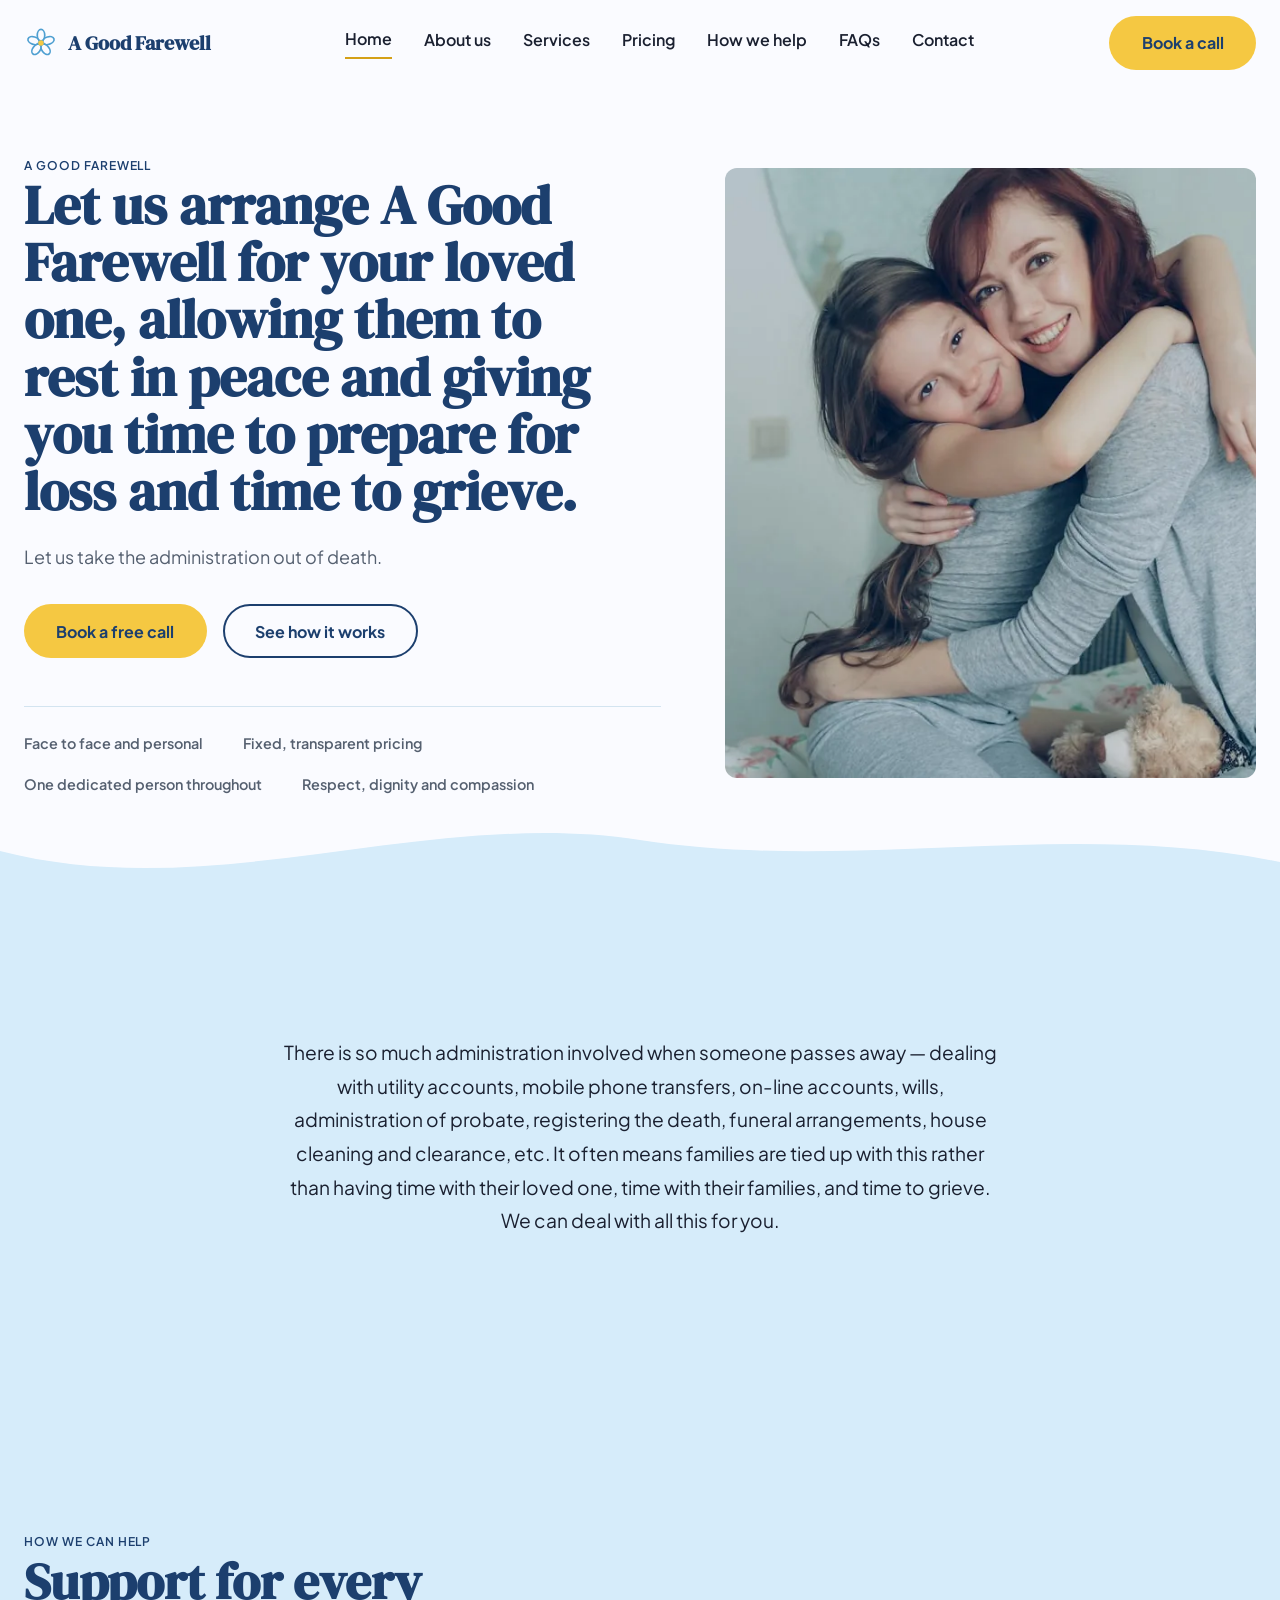
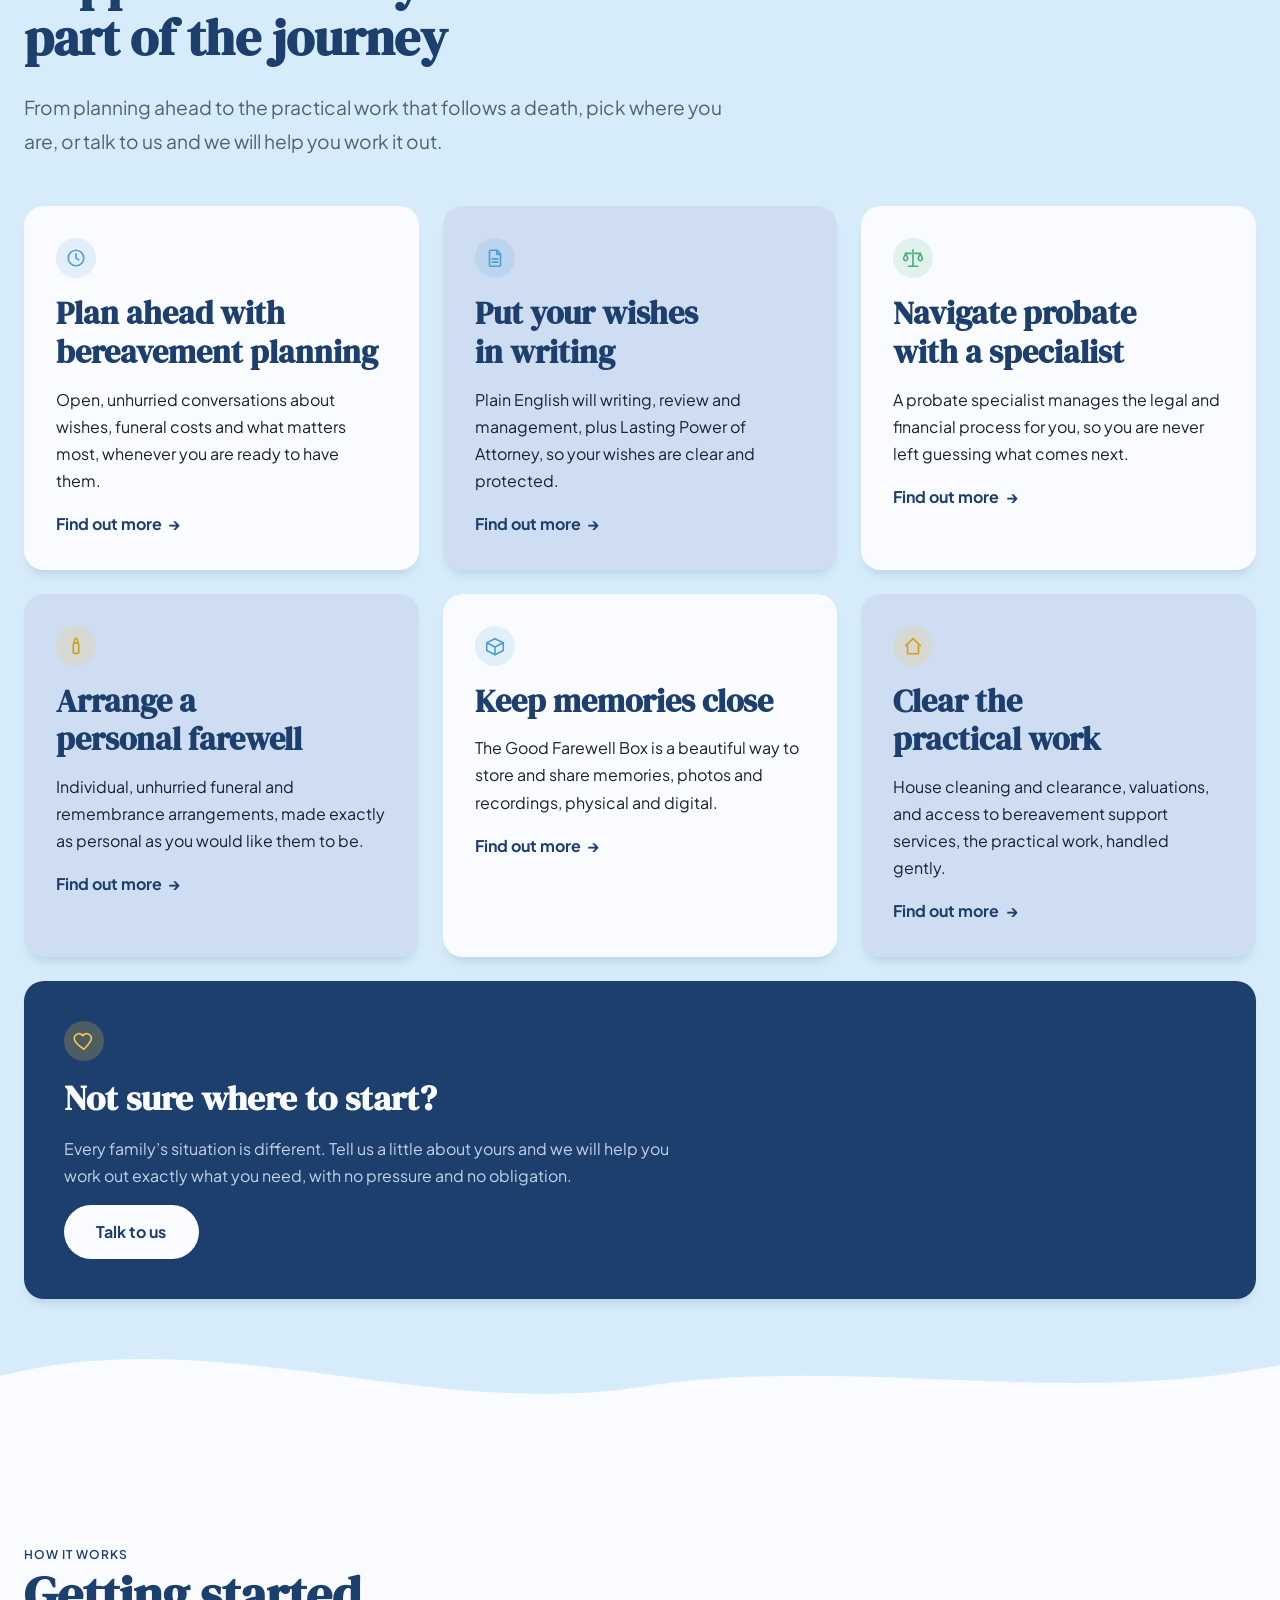
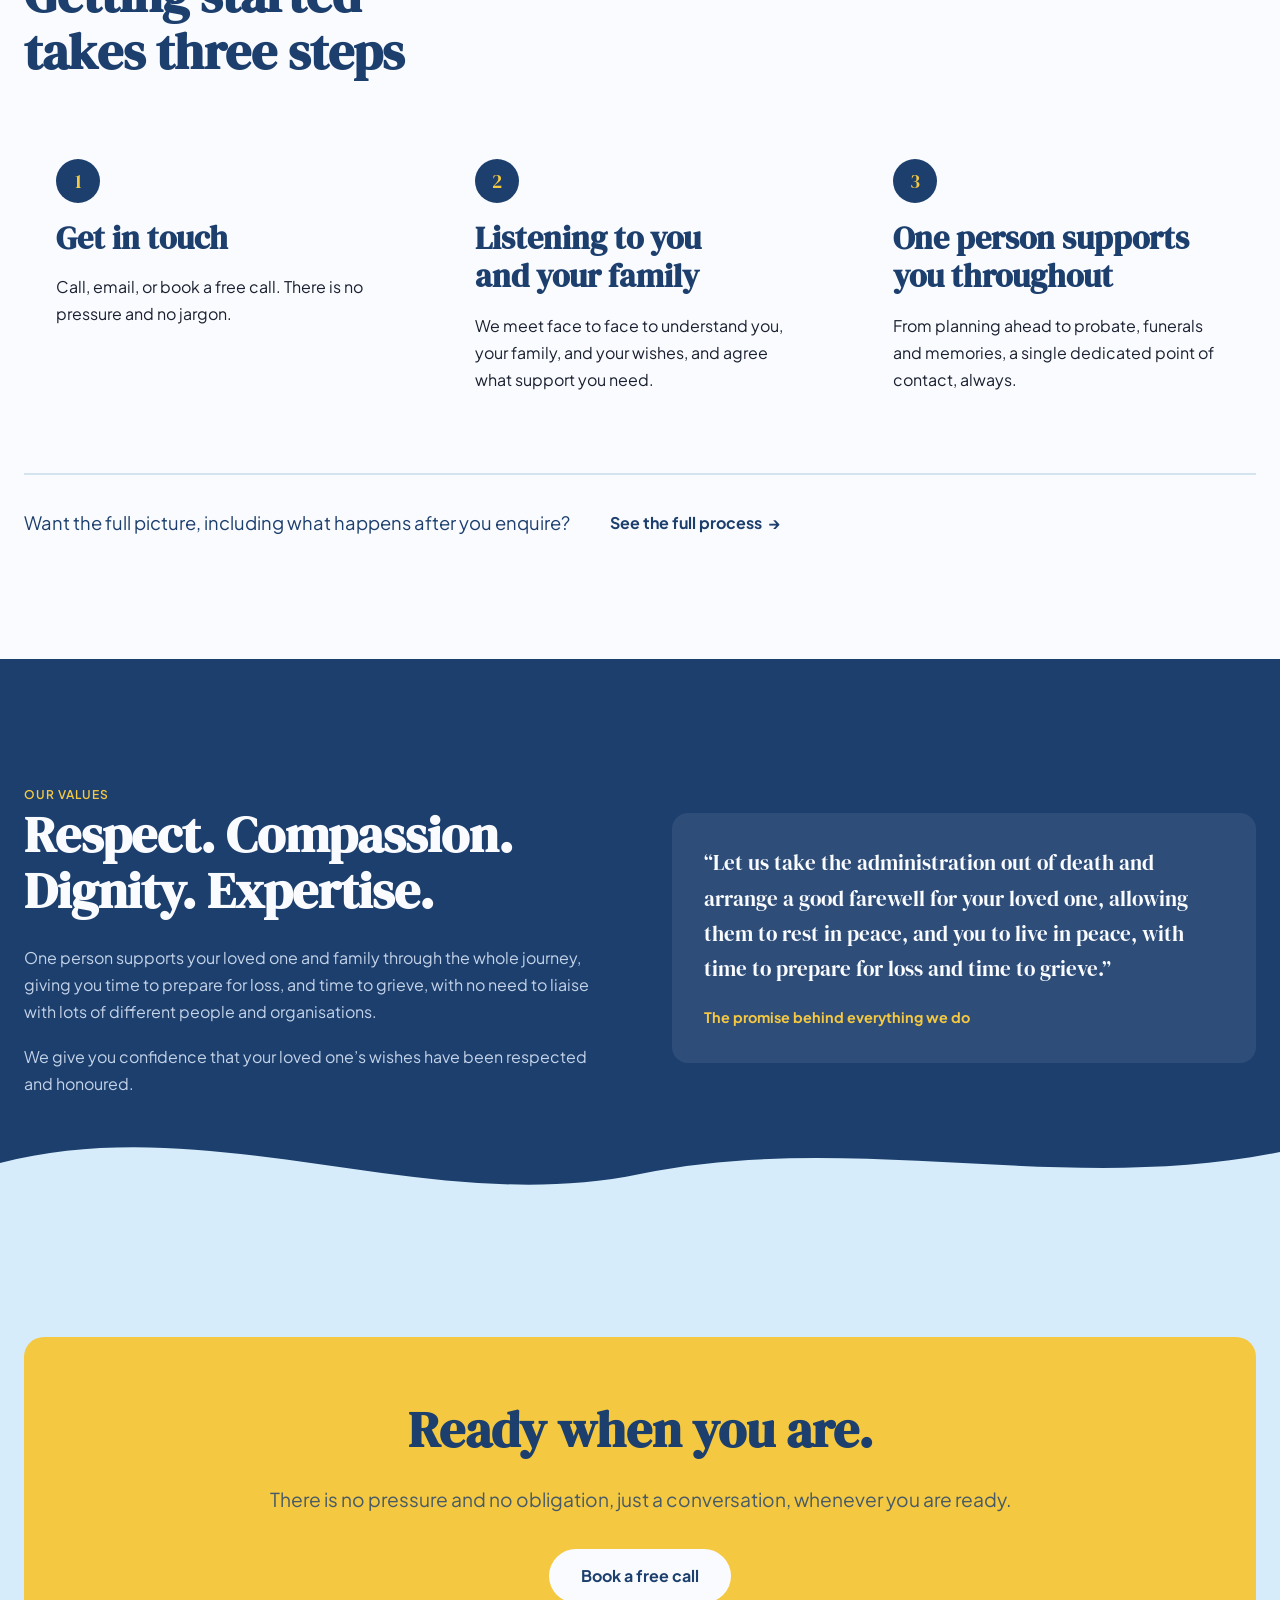
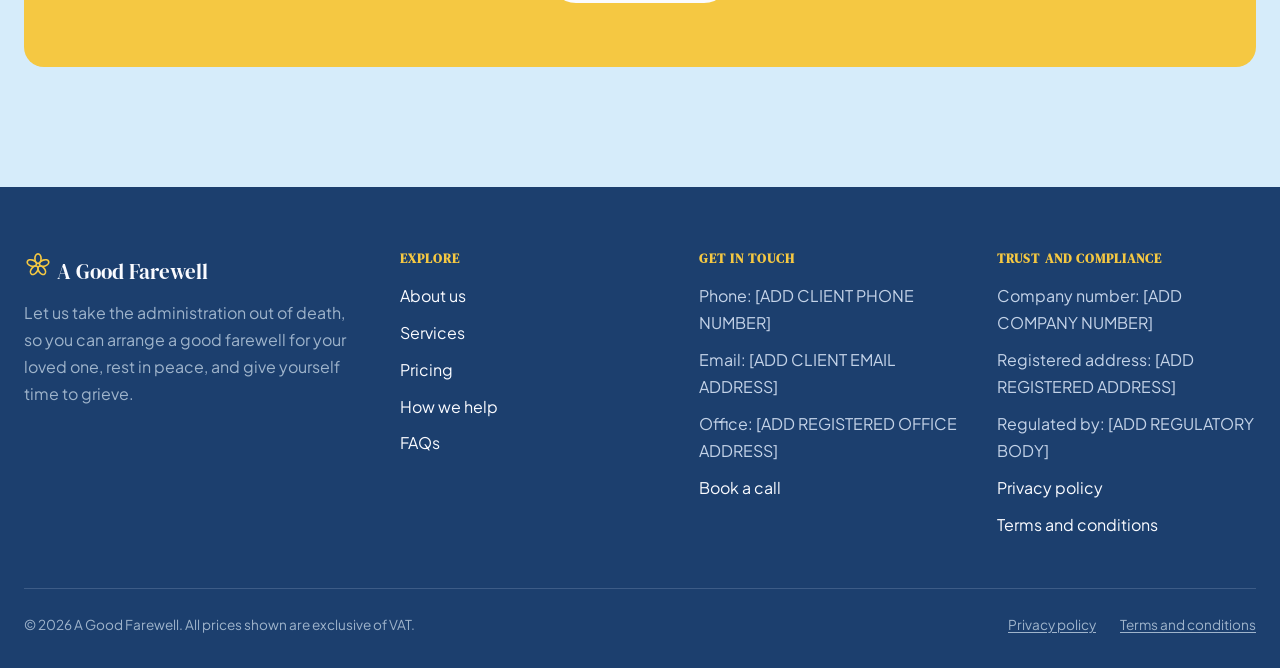
<file: index.html>
<!DOCTYPE html>
<html lang="en-GB">
<head>
<meta charset="UTF-8">
<meta name="viewport" content="width=device-width, initial-scale=1.0">
<title>A Good Farewell | End-of-Life Planning and Bereavement Support</title>
<meta name="description" content="A Good Farewell helps families plan ahead and cope after a death — wills, probate, funerals and memory keeping, guided by one dedicated person from start to finish.">
<link rel="canonical" href="https://operationsdoubled-cell.github.io/a-good-farewell/index.html">
<meta property="og:type" content="website">
<meta property="og:title" content="A Good Farewell | End-of-Life Planning and Bereavement Support">
<meta property="og:description" content="Let us take the administration out of death, so you can arrange a good farewell for your loved one, rest in peace, and give yourself time to grieve.">
<meta property="og:image" content="https://operationsdoubled-cell.github.io/a-good-farewell/images/hero.jpg">
<meta property="og:url" content="https://operationsdoubled-cell.github.io/a-good-farewell/index.html">
<meta name="twitter:card" content="summary_large_image">
<link rel="icon" href="favicon.svg" type="image/svg+xml">
<link rel="stylesheet" href="css/styles.css">
</head>
<body>
<a class="skip-link" href="#main">Skip to main content</a>

<header class="site-header">
  <div class="container nav-wrap">
    <a class="brand" href="index.html">
      <svg class="brand-mark" viewBox="0 0 100 100" aria-hidden="true" focusable="false">
        <g fill="none" stroke="var(--brand-blue)" stroke-width="5">
          <ellipse cx="50" cy="27" rx="11" ry="17" transform="rotate(0 50 50)"/>
          <ellipse cx="50" cy="27" rx="11" ry="17" transform="rotate(72 50 50)"/>
          <ellipse cx="50" cy="27" rx="11" ry="17" transform="rotate(144 50 50)"/>
          <ellipse cx="50" cy="27" rx="11" ry="17" transform="rotate(216 50 50)"/>
          <ellipse cx="50" cy="27" rx="11" ry="17" transform="rotate(288 50 50)"/>
        </g>
        <circle cx="50" cy="50" r="8" fill="var(--brand-yellow)"/>
      </svg>
      A Good Farewell
    </a>
    <nav class="primary-nav" aria-label="Primary">
      <a href="index.html" aria-current="page">Home</a>
      <a href="about.html">About us</a>
      <a href="services.html">Services</a>
      <a href="pricing.html">Pricing</a>
      <a href="how-it-works.html">How we help</a>
      <a href="faq.html">FAQs</a>
      <a href="contact.html">Contact</a>
    </nav>
    <a class="btn btn-primary nav-cta" href="contact.html">Book a call</a>
    <button class="nav-toggle" type="button" aria-expanded="false" aria-controls="nav-overlay" aria-label="Open menu">
      <span class="nav-toggle-icon"></span>
      <span class="visually-hidden">Menu</span>
    </button>
  </div>
</header>

<div class="nav-overlay" id="nav-overlay" role="dialog" aria-modal="true" aria-label="Menu" inert>
  <svg class="nav-overlay-motif" viewBox="0 0 100 100" aria-hidden="true" focusable="false">
    <g fill="none" stroke="#FAFBFF" stroke-width="4">
      <ellipse cx="50" cy="27" rx="11" ry="17" transform="rotate(0 50 50)"/>
      <ellipse cx="50" cy="27" rx="11" ry="17" transform="rotate(72 50 50)"/>
      <ellipse cx="50" cy="27" rx="11" ry="17" transform="rotate(144 50 50)"/>
      <ellipse cx="50" cy="27" rx="11" ry="17" transform="rotate(216 50 50)"/>
      <ellipse cx="50" cy="27" rx="11" ry="17" transform="rotate(288 50 50)"/>
    </g>
  </svg>
  <div class="nav-overlay-top">
    <span class="brand">A Good Farewell</span>
    <button class="nav-overlay-close" type="button" aria-label="Close menu">
      <svg viewBox="0 0 24 24" width="20" height="20" fill="none" stroke="currentColor" stroke-width="2" stroke-linecap="round"><path d="M5 5l14 14M19 5L5 19"/></svg>
    </button>
  </div>
  <ul class="nav-overlay-links">
    <li><a href="index.html" aria-current="page">Home</a></li>
    <li><a href="about.html">About us</a></li>
    <li><a href="services.html">Services</a></li>
    <li><a href="pricing.html">Pricing</a></li>
    <li><a href="how-it-works.html">How we help</a></li>
    <li><a href="faq.html">FAQs</a></li>
    <li><a href="contact.html">Contact</a></li>
  </ul>
  <div class="nav-overlay-cta">
    <a class="btn btn-primary btn-block" href="contact.html">Book a call</a>
  </div>
</div>

<main id="main">

  <!-- Hero -->
  <section class="hero bg-cream">
    <div class="container hero-grid">
      <div>
        <span class="label">A Good Farewell</span>
        <h1 class="h1-page">Let us arrange A Good Farewell for your loved one, allowing them to rest in peace and giving you time to prepare for loss and time to grieve.</h1>
        <p class="support-line">Let us take the administration out of death.</p>
        <div class="btn-row">
          <a class="btn btn-primary" href="contact.html">Book a free call</a>
          <a class="btn btn-ghost" href="#how-it-works">See how it works</a>
        </div>
        <div class="trust-bar">
          <ul class="trust-list">
            <li>Face to face and personal</li>
            <li>Fixed, transparent pricing</li>
            <li>One dedicated person throughout</li>
            <li>Respect, dignity and compassion</li>
          </ul>
        </div>
      </div>
      <div class="hero-photo photo">
        <img src="images/hero.webp" alt="A mother and daughter sharing a warm, comforting hug at home." width="1200" height="1380" loading="eager">
      </div>
    </div>
    <div class="wave" aria-hidden="true">
      <svg viewBox="0 0 1440 100" preserveAspectRatio="none"><path d="M0,40 C240,90 480,0 720,30 C960,60 1200,10 1440,50 L1440,100 L0,100 Z" fill="#D6ECFA"/></svg>
    </div>
  </section>

  <!-- Intro -->
  <section class="section bg-sky">
    <div class="container">
      <div class="section-head center">
        <p class="body-lg">There is so much administration involved when someone passes away — dealing with utility accounts, mobile phone transfers, on-line accounts, wills, administration of probate, registering the death, funeral arrangements, house cleaning and clearance, etc. It often means families are tied up with this rather than having time with their loved one, time with their families, and time to grieve. We can deal with all this for you.</p>
      </div>
    </div>
  </section>

  <!-- How we can help -->
  <section class="section bg-sky">
    <div class="container">
      <div class="section-head">
        <span class="label">How we can help</span>
        <h2>Support for every part of the journey</h2>
        <p class="body-lg text-muted">From planning ahead to the practical work that follows a death, pick where you are, or talk to us and we will help you work it out.</p>
      </div>
      <div class="grid grid-3">
        <div class="card">
          <div class="icon-chip chip-blue" aria-hidden="true">
            <svg viewBox="0 0 24 24" fill="none" stroke="currentColor" stroke-width="1.8" stroke-linecap="round" stroke-linejoin="round"><circle cx="12" cy="12" r="8.5"/><path d="M12 7.5V12l3 2"/></svg>
          </div>
          <h3>Plan ahead with bereavement planning</h3>
          <p>Open, unhurried conversations about wishes, funeral costs and what matters most, whenever you are ready to have them.</p>
          <a class="text-link" href="services.html#planning">Find out more <span aria-hidden="true">→</span></a>
        </div>
        <div class="card tint-lavender">
          <div class="icon-chip chip-blue" aria-hidden="true">
            <svg viewBox="0 0 24 24" fill="none" stroke="currentColor" stroke-width="1.8" stroke-linecap="round" stroke-linejoin="round"><path d="M7 3.5h7l4 4V20a1 1 0 0 1-1 1H7a1 1 0 0 1-1-1V4.5a1 1 0 0 1 1-1Z"/><path d="M14 3.5V8h4"/><path d="M9 13h6M9 16.5h6"/></svg>
          </div>
          <h3>Put your wishes in writing</h3>
          <p>Plain English will writing, review and management, plus Lasting Power of Attorney, so your wishes are clear and protected.</p>
          <a class="text-link" href="services.html#affairs">Find out more <span aria-hidden="true">→</span></a>
        </div>
        <div class="card">
          <div class="icon-chip chip-leaf" aria-hidden="true">
            <svg viewBox="0 0 24 24" fill="none" stroke="currentColor" stroke-width="1.8" stroke-linecap="round" stroke-linejoin="round"><path d="M12 3v18M7 21h10"/><path d="M4 7h6M14 7h6"/><path d="M4 7l-2.2 5A2.6 2.6 0 0 0 4 15a2.6 2.6 0 0 0 2.2-3ZM20 7l-2.2 5A2.6 2.6 0 0 0 20 15a2.6 2.6 0 0 0 2.2-3Z"/></svg>
          </div>
          <h3>Navigate probate with a specialist</h3>
          <p>A probate specialist manages the legal and financial process for you, so you are never left guessing what comes next.</p>
          <a class="text-link" href="services.html#probate">Find out more <span aria-hidden="true">→</span></a>
        </div>
        <div class="card tint-lavender">
          <div class="icon-chip chip-yellow" aria-hidden="true">
            <svg viewBox="0 0 24 24" fill="none" stroke="currentColor" stroke-width="1.8" stroke-linecap="round" stroke-linejoin="round"><path d="M12 3s2 2.2 2 3.8A2 2 0 0 1 10 6.8C10 5.2 12 3 12 3Z"/><rect x="9" y="9" width="6" height="11" rx="1.2"/></svg>
          </div>
          <h3>Arrange a personal farewell</h3>
          <p>Individual, unhurried funeral and remembrance arrangements, made exactly as personal as you would like them to be.</p>
          <a class="text-link" href="services.html#funeral">Find out more <span aria-hidden="true">→</span></a>
        </div>
        <div class="card">
          <div class="icon-chip chip-blue" aria-hidden="true">
            <svg viewBox="0 0 24 24" fill="none" stroke="currentColor" stroke-width="1.8" stroke-linecap="round" stroke-linejoin="round"><path d="M3 8.5 12 4l9 4.5-9 4.5-9-4.5Z"/><path d="M3 8.5V17l9 4.5 9-4.5V8.5"/><path d="M12 13v8.5"/></svg>
          </div>
          <h3>Keep memories close</h3>
          <p>The Good Farewell Box is a beautiful way to store and share memories, photos and recordings, physical and digital.</p>
          <a class="text-link" href="services.html#memories">Find out more <span aria-hidden="true">→</span></a>
        </div>
        <div class="card tint-lavender">
          <div class="icon-chip chip-yellow" aria-hidden="true">
            <svg viewBox="0 0 24 24" fill="none" stroke="currentColor" stroke-width="1.8" stroke-linecap="round" stroke-linejoin="round"><path d="M4 11.5 12 4l8 7.5"/><path d="M6 10v9.5a1 1 0 0 0 1 1h10a1 1 0 0 0 1-1V10"/></svg>
          </div>
          <h3>Clear the practical work</h3>
          <p>House cleaning and clearance, valuations, and access to bereavement support services, the practical work, handled gently.</p>
          <a class="text-link" href="services.html#probate">Find out more <span aria-hidden="true">→</span></a>
        </div>
        <div class="card card-feature tint-deep">
          <div>
            <div class="icon-chip on-dark" aria-hidden="true">
              <svg viewBox="0 0 24 24" fill="none" stroke="currentColor" stroke-width="1.8" stroke-linecap="round" stroke-linejoin="round"><path d="M12 21s-7.5-4.6-10-9.3C.5 8.4 2 4.8 5.6 4.1c2-.4 4 .5 5.1 2.2 1.1-1.7 3.1-2.6 5.1-2.2 3.6.7 5.1 4.3 3.6 7.6C16.9 16.4 12 21 12 21Z"/></svg>
            </div>
            <h3>Not sure where to start?</h3>
            <p>Every family’s situation is different. Tell us a little about yours and we will help you work out exactly what you need, with no pressure and no obligation.</p>
            <a class="btn btn-white" href="contact.html">Talk to us</a>
          </div>
        </div>
      </div>
    </div>
    <div class="wave" aria-hidden="true">
      <svg viewBox="0 0 1440 100" preserveAspectRatio="none"><path d="M0,60 C240,10 480,100 720,70 C960,40 1200,90 1440,50 L1440,100 L0,100 Z" fill="#FAFBFF"/></svg>
    </div>
  </section>

  <!-- How it works teaser -->
  <section class="section bg-cream" id="how-it-works">
    <div class="container">
      <div class="section-head">
        <span class="label">How it works</span>
        <h2>Getting started takes three steps</h2>
      </div>
      <ol class="steps" style="--step-count:3;">
        <li class="step">
          <span class="step-number" aria-hidden="true"></span>
          <h3>Get in touch</h3>
          <p>Call, email, or book a free call. There is no pressure and no jargon.</p>
        </li>
        <li class="step">
          <span class="step-number" aria-hidden="true"></span>
          <h3>Listening to you and your family</h3>
          <p>We meet face to face to understand you, your family, and your wishes, and agree what support you need.</p>
        </li>
        <li class="step">
          <span class="step-number" aria-hidden="true"></span>
          <h3>One person supports you throughout</h3>
          <p>From planning ahead to probate, funerals and memories, a single dedicated point of contact, always.</p>
        </li>
      </ol>
      <div class="cta-3" style="margin-top: var(--space-6);">
        <p>Want the full picture, including what happens after you enquire?</p>
        <a class="text-link" href="how-it-works.html">See the full process <span aria-hidden="true">→</span></a>
      </div>
    </div>
  </section>

  <!-- Values -->
  <section class="section bg-deep">
    <div class="container">
      <div class="two-col">
        <div>
          <span class="label" style="color:var(--brand-yellow);">Our values</span>
          <h2>Respect. Compassion. Dignity. Expertise.</h2>
          <p>One person supports your loved one and family through the whole journey, giving you time to prepare for loss, and time to grieve, with no need to liaise with lots of different people and organisations.</p>
          <p>We give you confidence that your loved one’s wishes have been respected and honoured.</p>
        </div>
        <div class="cta-2-panel">
          <blockquote>“Let us take the administration out of death and arrange a good farewell for your loved one, allowing them to rest in peace, and you to live in peace, with time to prepare for loss and time to grieve.”</blockquote>
          <cite>The promise behind everything we do</cite>
        </div>
      </div>
    </div>
    <div class="wave" aria-hidden="true">
      <svg viewBox="0 0 1440 100" preserveAspectRatio="none"><path d="M0,50 C240,0 480,100 720,60 C960,20 1200,80 1440,40 L1440,100 L0,100 Z" fill="#D6ECFA"/></svg>
    </div>
  </section>

  <!-- Closing CTA -->
  <section class="section bg-sky">
    <div class="container">
      <div class="cta-1">
        <h2>Ready when you are.</h2>
        <p class="body-lg">There is no pressure and no obligation, just a conversation, whenever you are ready.</p>
        <div class="btn-row" style="justify-content:center; margin-top: var(--space-4);">
          <a class="btn btn-white" href="contact.html">Book a free call</a>
        </div>
      </div>
    </div>
  </section>

</main>

<footer class="site-footer">
  <div class="container">
    <div class="footer-grid">
      <div>
        <a class="footer-brand" href="index.html">
          <svg width="28" height="28" viewBox="0 0 100 100" aria-hidden="true" focusable="false">
            <g fill="none" stroke="#F5C842" stroke-width="6">
              <ellipse cx="50" cy="27" rx="11" ry="17" transform="rotate(0 50 50)"/>
              <ellipse cx="50" cy="27" rx="11" ry="17" transform="rotate(72 50 50)"/>
              <ellipse cx="50" cy="27" rx="11" ry="17" transform="rotate(144 50 50)"/>
              <ellipse cx="50" cy="27" rx="11" ry="17" transform="rotate(216 50 50)"/>
              <ellipse cx="50" cy="27" rx="11" ry="17" transform="rotate(288 50 50)"/>
            </g>
          </svg>
          A Good Farewell
        </a>
        <p style="color:#9FB4CB; max-width:38ch;">Let us take the administration out of death, so you can arrange a good farewell for your loved one, rest in peace, and give yourself time to grieve.</p>
      </div>
      <div>
        <h3>Explore</h3>
        <ul>
          <li><a href="about.html">About us</a></li>
          <li><a href="services.html">Services</a></li>
          <li><a href="pricing.html">Pricing</a></li>
          <li><a href="how-it-works.html">How we help</a></li>
          <li><a href="faq.html">FAQs</a></li>
        </ul>
      </div>
      <div>
        <h3>Get in touch</h3>
        <ul>
          <li>Phone: [ADD CLIENT PHONE NUMBER]</li>
          <li>Email: [ADD CLIENT EMAIL ADDRESS]</li>
          <li>Office: [ADD REGISTERED OFFICE ADDRESS]</li>
          <li><a href="contact.html">Book a call</a></li>
        </ul>
      </div>
      <div>
        <h3>Trust and compliance</h3>
        <ul>
          <li>Company number: [ADD COMPANY NUMBER]</li>
          <li>Registered address: [ADD REGISTERED ADDRESS]</li>
          <li>Regulated by: [ADD REGULATORY BODY]</li>
          <li><a href="privacy.html">Privacy policy</a></li>
          <li><a href="terms.html">Terms and conditions</a></li>
        </ul>
      </div>
    </div>
    <div class="footer-legal">
      <span>© 2026 A Good Farewell. All prices shown are exclusive of VAT.</span>
      <span class="legal-links">
        <a href="privacy.html">Privacy policy</a>
        <a href="terms.html">Terms and conditions</a>
      </span>
    </div>
  </div>
</footer>

<script src="js/main.js"></script>
</body>
</html>
</file>
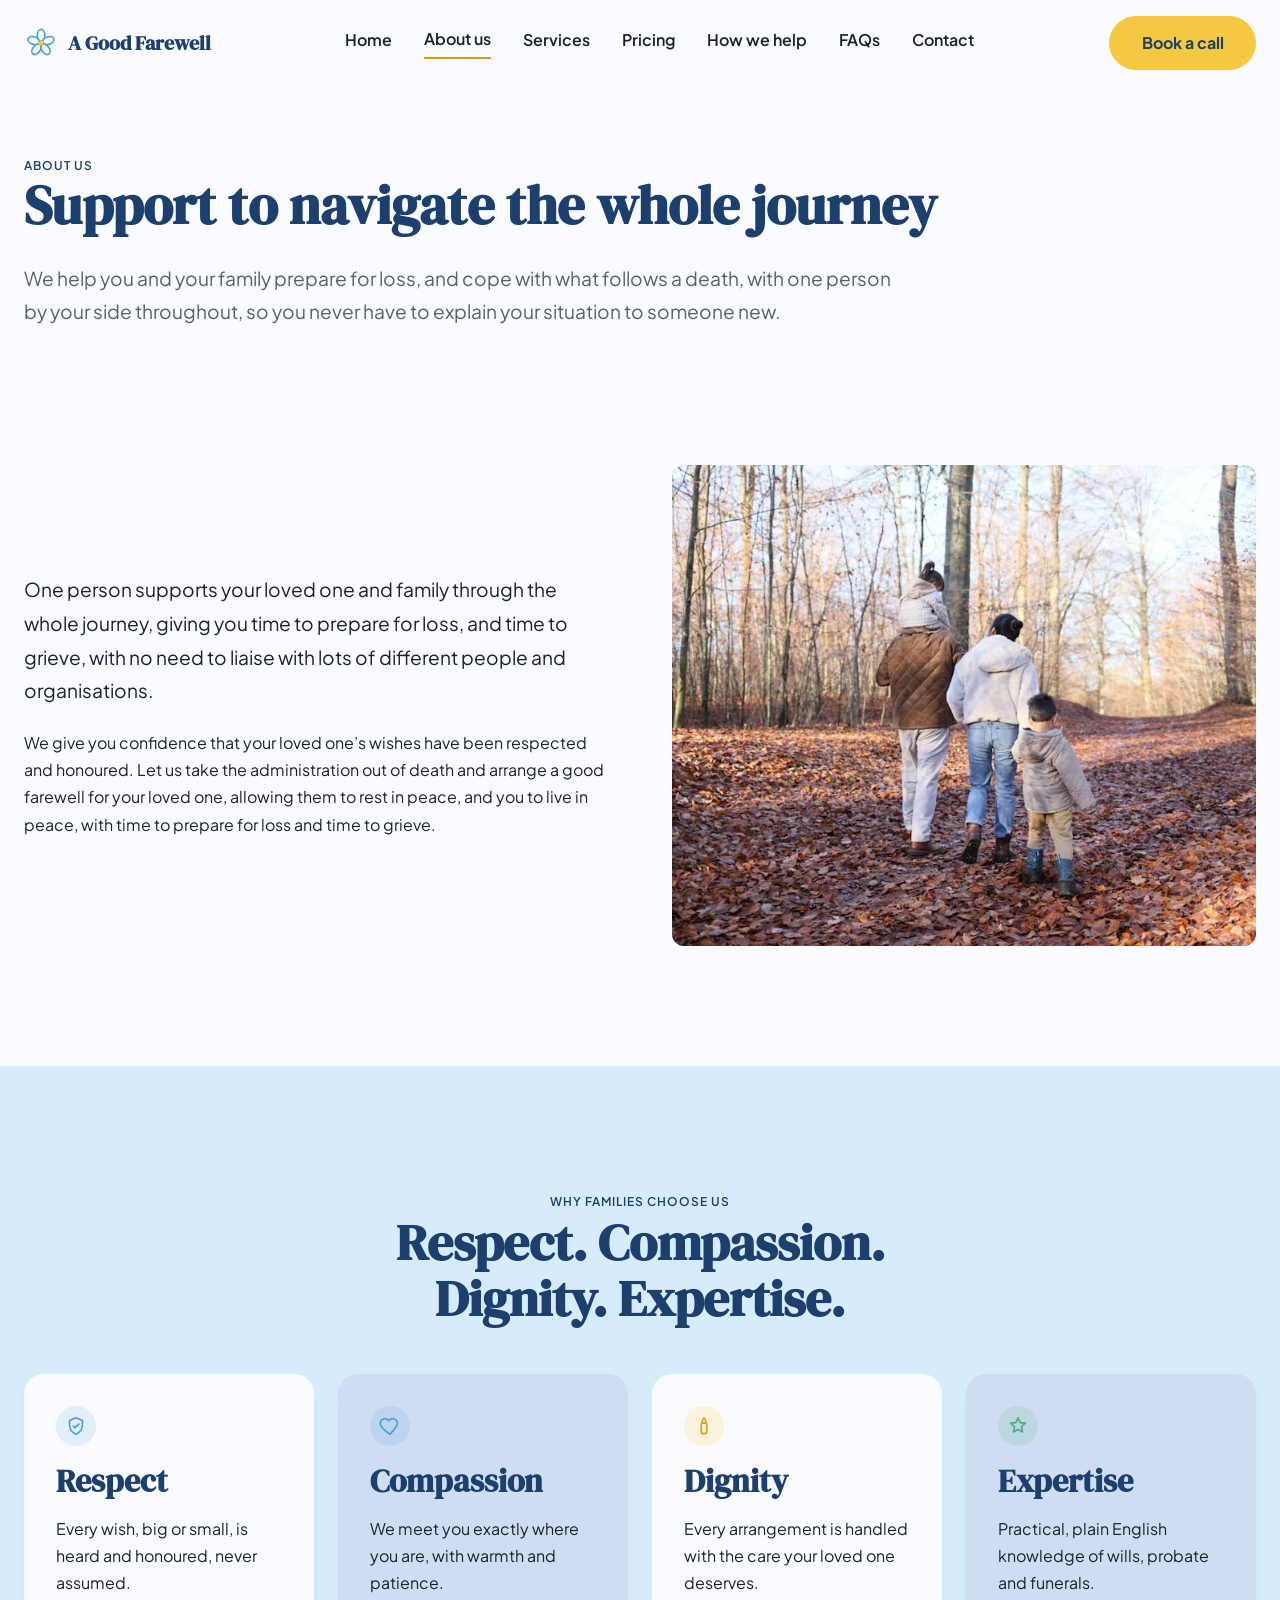
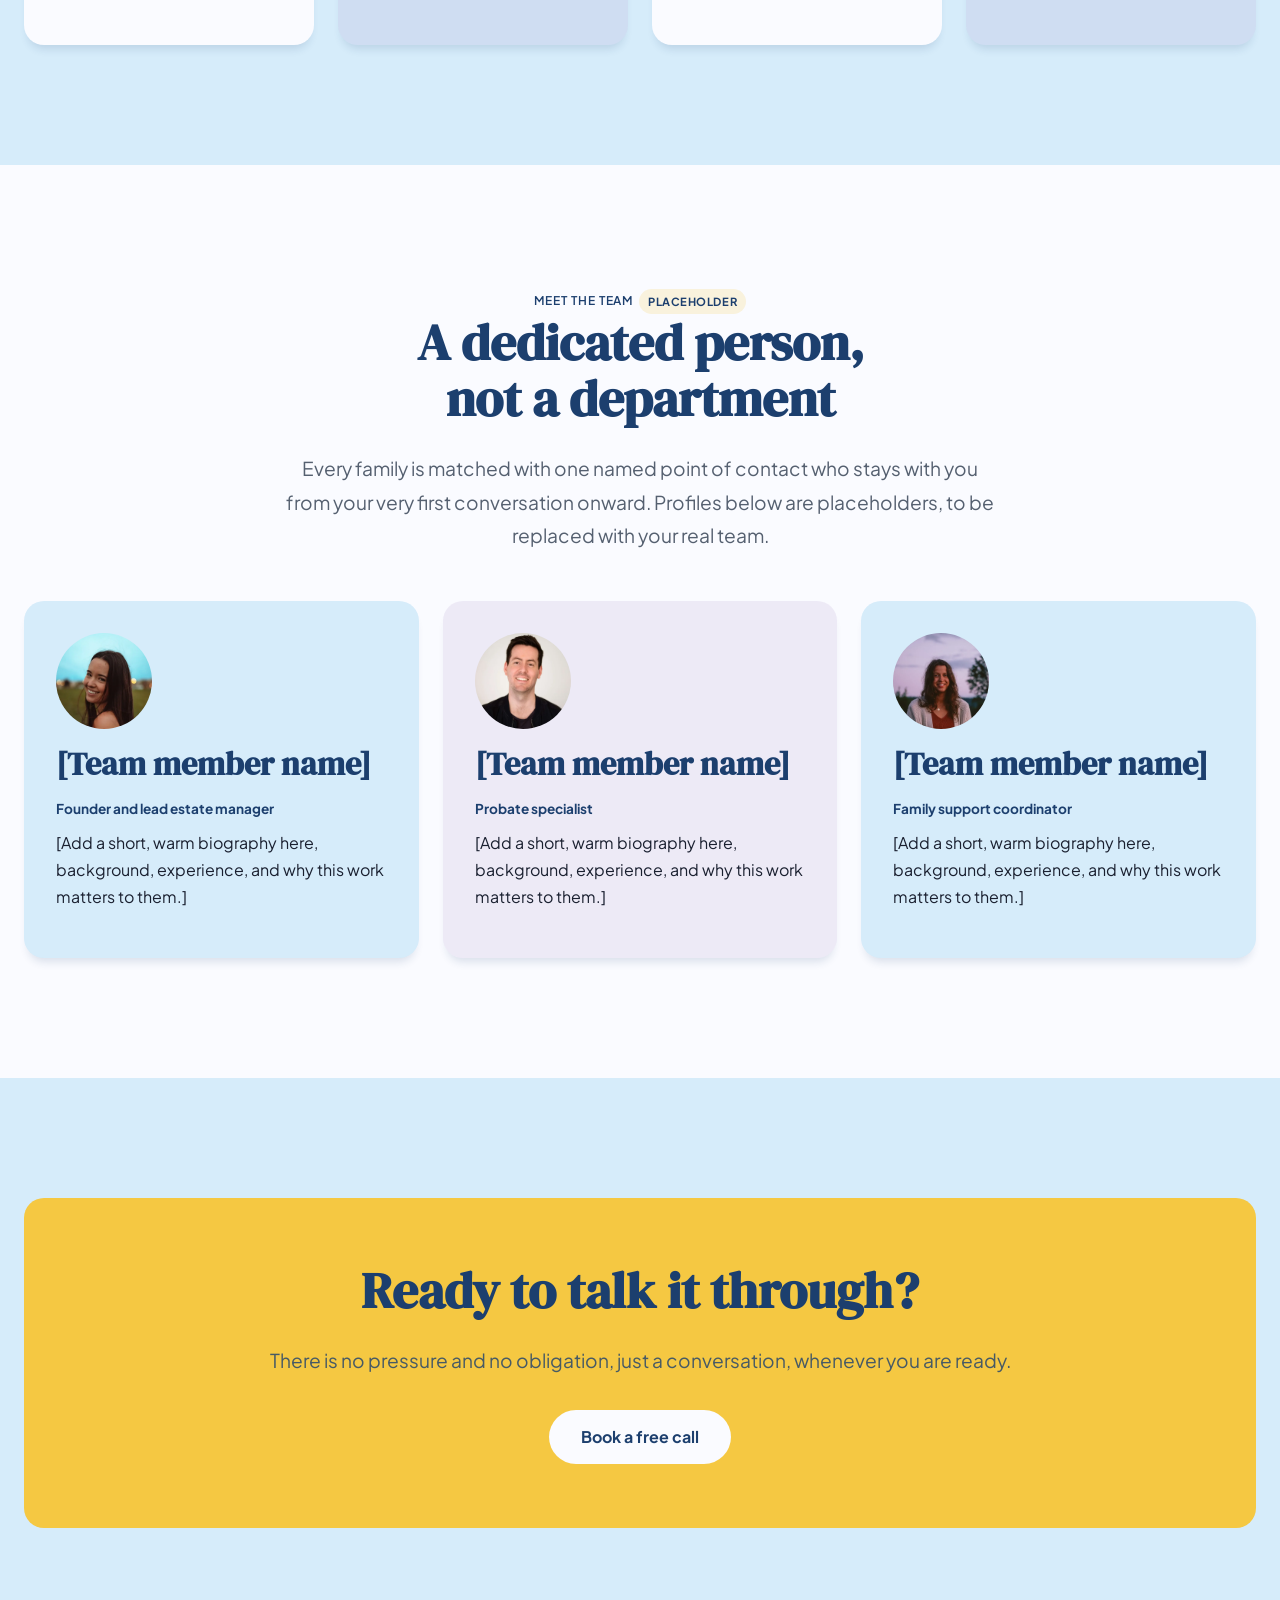
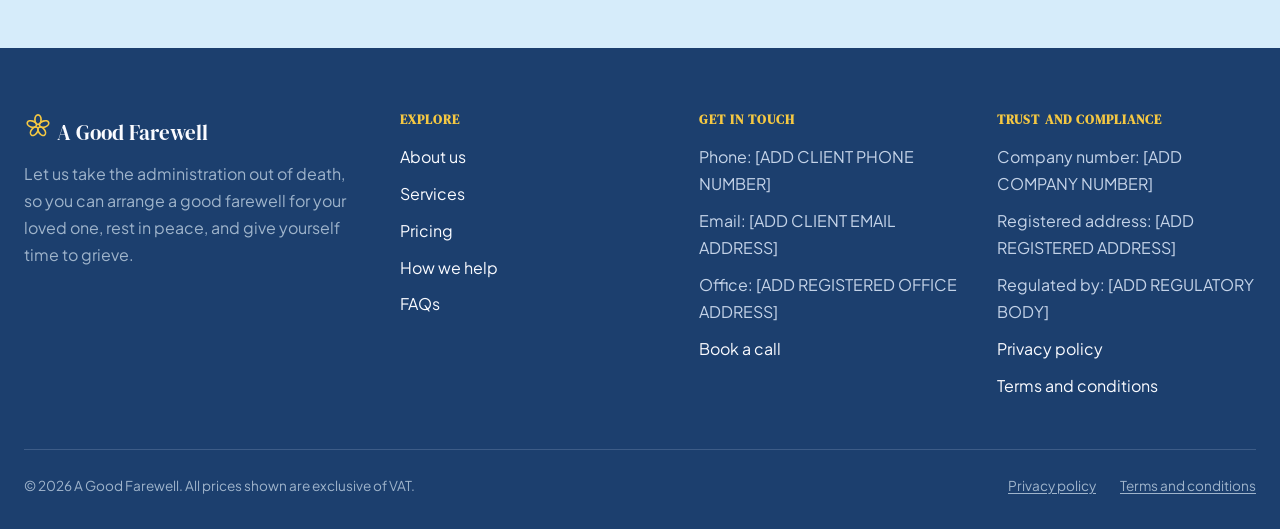
<file: about.html>
<!DOCTYPE html>
<html lang="en-GB">
<head>
<meta charset="UTF-8">
<meta name="viewport" content="width=device-width, initial-scale=1.0">
<title>About Us and Our Values | A Good Farewell</title>
<meta name="description" content="Meet the people behind A Good Farewell and the values, respect, compassion, dignity and expertise, that shape how we support families through planning ahead and bereavement.">
<link rel="canonical" href="https://operationsdoubled-cell.github.io/a-good-farewell/about.html">
<meta property="og:type" content="website">
<meta property="og:title" content="About Us and Our Values | A Good Farewell">
<meta property="og:description" content="The values, respect, compassion, dignity and expertise, that shape how we support families.">
<meta property="og:image" content="https://operationsdoubled-cell.github.io/a-good-farewell/images/about-walk.jpg">
<meta property="og:url" content="https://operationsdoubled-cell.github.io/a-good-farewell/about.html">
<meta name="twitter:card" content="summary_large_image">
<link rel="icon" href="favicon.svg" type="image/svg+xml">
<link rel="stylesheet" href="css/styles.css">
</head>
<body>
<a class="skip-link" href="#main">Skip to main content</a>

<header class="site-header">
  <div class="container nav-wrap">
    <a class="brand" href="index.html">
      <svg class="brand-mark" viewBox="0 0 100 100" aria-hidden="true" focusable="false">
        <g fill="none" stroke="var(--brand-blue)" stroke-width="5">
          <ellipse cx="50" cy="27" rx="11" ry="17" transform="rotate(0 50 50)"/>
          <ellipse cx="50" cy="27" rx="11" ry="17" transform="rotate(72 50 50)"/>
          <ellipse cx="50" cy="27" rx="11" ry="17" transform="rotate(144 50 50)"/>
          <ellipse cx="50" cy="27" rx="11" ry="17" transform="rotate(216 50 50)"/>
          <ellipse cx="50" cy="27" rx="11" ry="17" transform="rotate(288 50 50)"/>
        </g>
        <circle cx="50" cy="50" r="8" fill="var(--brand-yellow)"/>
      </svg>
      A Good Farewell
    </a>
    <nav class="primary-nav" aria-label="Primary">
      <a href="index.html">Home</a>
      <a href="about.html" aria-current="page">About us</a>
      <a href="services.html">Services</a>
      <a href="pricing.html">Pricing</a>
      <a href="how-it-works.html">How we help</a>
      <a href="faq.html">FAQs</a>
      <a href="contact.html">Contact</a>
    </nav>
    <a class="btn btn-primary nav-cta" href="contact.html">Book a call</a>
    <button class="nav-toggle" type="button" aria-expanded="false" aria-controls="nav-overlay" aria-label="Open menu">
      <span class="nav-toggle-icon"></span>
      <span class="visually-hidden">Menu</span>
    </button>
  </div>
</header>

<div class="nav-overlay" id="nav-overlay" role="dialog" aria-modal="true" aria-label="Menu" inert>
  <svg class="nav-overlay-motif" viewBox="0 0 100 100" aria-hidden="true" focusable="false">
    <g fill="none" stroke="#FAFBFF" stroke-width="4">
      <ellipse cx="50" cy="27" rx="11" ry="17" transform="rotate(0 50 50)"/>
      <ellipse cx="50" cy="27" rx="11" ry="17" transform="rotate(72 50 50)"/>
      <ellipse cx="50" cy="27" rx="11" ry="17" transform="rotate(144 50 50)"/>
      <ellipse cx="50" cy="27" rx="11" ry="17" transform="rotate(216 50 50)"/>
      <ellipse cx="50" cy="27" rx="11" ry="17" transform="rotate(288 50 50)"/>
    </g>
  </svg>
  <div class="nav-overlay-top">
    <span class="brand">A Good Farewell</span>
    <button class="nav-overlay-close" type="button" aria-label="Close menu">
      <svg viewBox="0 0 24 24" width="20" height="20" fill="none" stroke="currentColor" stroke-width="2" stroke-linecap="round"><path d="M5 5l14 14M19 5L5 19"/></svg>
    </button>
  </div>
  <ul class="nav-overlay-links">
    <li><a href="index.html">Home</a></li>
    <li><a href="about.html" aria-current="page">About us</a></li>
    <li><a href="services.html">Services</a></li>
    <li><a href="pricing.html">Pricing</a></li>
    <li><a href="how-it-works.html">How we help</a></li>
    <li><a href="faq.html">FAQs</a></li>
    <li><a href="contact.html">Contact</a></li>
  </ul>
  <div class="nav-overlay-cta">
    <a class="btn btn-primary btn-block" href="contact.html">Book a call</a>
  </div>
</div>

<main id="main">

  <section class="page-hero bg-cream">
    <div class="container">
      <span class="label">About us</span>
      <h1 class="h1-page">Support to navigate the whole journey</h1>
      <p class="body-lg text-muted" style="max-width:62ch;">We help you and your family prepare for loss, and cope with what follows a death, with one person by your side throughout, so you never have to explain your situation to someone new.</p>
    </div>
  </section>

  <!-- Mission -->
  <section class="section bg-cream">
    <div class="container">
      <div class="two-col">
        <div>
          <p class="body-lg">One person supports your loved one and family through the whole journey, giving you time to prepare for loss, and time to grieve, with no need to liaise with lots of different people and organisations.</p>
          <p>We give you confidence that your loved one’s wishes have been respected and honoured. Let us take the administration out of death and arrange a good farewell for your loved one, allowing them to rest in peace, and you to live in peace, with time to prepare for loss and time to grieve.</p>
        </div>
        <div class="photo" style="aspect-ratio:4/3.3;">
          <img src="images/about-walk.webp" alt="A family walking together along a woodland path scattered with autumn leaves." width="1400" height="933" loading="lazy">
        </div>
      </div>
    </div>
  </section>

  <!-- Why us / values grid -->
  <section class="section bg-sky">
    <div class="container">
      <div class="section-head center">
        <span class="label">Why families choose us</span>
        <h2>Respect. Compassion. Dignity. Expertise.</h2>
      </div>
      <div class="grid grid-4">
        <div class="card">
          <div class="icon-chip chip-blue" aria-hidden="true">
            <svg viewBox="0 0 24 24" width="22" height="22" fill="none" stroke="currentColor" stroke-width="1.8" stroke-linecap="round" stroke-linejoin="round"><path d="M12 3l7 3v5c0 5-3.4 8.4-7 10-3.6-1.6-7-5-7-10V6l7-3Z"/><path d="M9 12l2 2 4-4"/></svg>
          </div>
          <h3>Respect</h3>
          <p>Every wish, big or small, is heard and honoured, never assumed.</p>
        </div>
        <div class="card tint-lavender">
          <div class="icon-chip chip-blue" aria-hidden="true">
            <svg viewBox="0 0 24 24" width="22" height="22" fill="none" stroke="currentColor" stroke-width="1.8" stroke-linecap="round" stroke-linejoin="round"><path d="M12 21s-7.5-4.6-10-9.3C.5 8.4 2 4.8 5.6 4.1c2-.4 4 .5 5.1 2.2 1.1-1.7 3.1-2.6 5.1-2.2 3.6.7 5.1 4.3 3.6 7.6C16.9 16.4 12 21 12 21Z"/></svg>
          </div>
          <h3>Compassion</h3>
          <p>We meet you exactly where you are, with warmth and patience.</p>
        </div>
        <div class="card">
          <div class="icon-chip chip-yellow" aria-hidden="true">
            <svg viewBox="0 0 24 24" width="22" height="22" fill="none" stroke="currentColor" stroke-width="1.8" stroke-linecap="round" stroke-linejoin="round"><path d="M12 3s2 2.2 2 3.8A2 2 0 0 1 10 6.8C10 5.2 12 3 12 3Z"/><rect x="9" y="9" width="6" height="11" rx="1.2"/></svg>
          </div>
          <h3>Dignity</h3>
          <p>Every arrangement is handled with the care your loved one deserves.</p>
        </div>
        <div class="card tint-lavender">
          <div class="icon-chip chip-leaf" aria-hidden="true">
            <svg viewBox="0 0 24 24" width="22" height="22" fill="none" stroke="currentColor" stroke-width="1.8" stroke-linecap="round" stroke-linejoin="round"><path d="m12 3 2.4 5.3 5.6.6-4.2 3.9 1.1 5.7L12 15.9l-4.9 2.6 1.1-5.7-4.2-3.9 5.6-.6Z"/></svg>
          </div>
          <h3>Expertise</h3>
          <p>Practical, plain English knowledge of wills, probate and funerals.</p>
        </div>
      </div>
    </div>
  </section>

  <!-- Meet the team -->
  <section class="section bg-cream">
    <div class="container">
      <div class="section-head center">
        <span class="label">Meet the team<span class="badge-placeholder">Placeholder</span></span>
        <h2>A dedicated person, not a department</h2>
        <p class="body-lg text-muted">Every family is matched with one named point of contact who stays with you from your very first conversation onward. Profiles below are placeholders, to be replaced with your real team.</p>
      </div>
      <div class="grid grid-3">
        <div class="card tint-sky team-card">
          <div class="team-photo">
            <img src="images/team-1.webp" alt="Placeholder headshot photo for a team member." width="192" height="192" loading="lazy">
          </div>
          <h3>[Team member name]</h3>
          <span class="role">Founder and lead estate manager</span>
          <p>[Add a short, warm biography here, background, experience, and why this work matters to them.]</p>
        </div>
        <div class="card tint-lavender team-card">
          <div class="team-photo">
            <img src="images/team-2.webp" alt="Placeholder headshot photo for a team member." width="192" height="192" loading="lazy">
          </div>
          <h3>[Team member name]</h3>
          <span class="role">Probate specialist</span>
          <p>[Add a short, warm biography here, background, experience, and why this work matters to them.]</p>
        </div>
        <div class="card tint-sky team-card">
          <div class="team-photo">
            <img src="images/team-3.webp" alt="Placeholder headshot photo for a team member." width="192" height="192" loading="lazy">
          </div>
          <h3>[Team member name]</h3>
          <span class="role">Family support coordinator</span>
          <p>[Add a short, warm biography here, background, experience, and why this work matters to them.]</p>
        </div>
      </div>
    </div>
  </section>

  <section class="section bg-sky">
    <div class="container">
      <div class="cta-1">
        <h2>Ready to talk it through?</h2>
        <p class="body-lg">There is no pressure and no obligation, just a conversation, whenever you are ready.</p>
        <div class="btn-row" style="justify-content:center; margin-top: var(--space-4);">
          <a class="btn btn-white" href="contact.html">Book a free call</a>
        </div>
      </div>
    </div>
  </section>

</main>

<footer class="site-footer">
  <div class="container">
    <div class="footer-grid">
      <div>
        <a class="footer-brand" href="index.html">
          <svg width="28" height="28" viewBox="0 0 100 100" aria-hidden="true" focusable="false">
            <g fill="none" stroke="#F5C842" stroke-width="6">
              <ellipse cx="50" cy="27" rx="11" ry="17" transform="rotate(0 50 50)"/>
              <ellipse cx="50" cy="27" rx="11" ry="17" transform="rotate(72 50 50)"/>
              <ellipse cx="50" cy="27" rx="11" ry="17" transform="rotate(144 50 50)"/>
              <ellipse cx="50" cy="27" rx="11" ry="17" transform="rotate(216 50 50)"/>
              <ellipse cx="50" cy="27" rx="11" ry="17" transform="rotate(288 50 50)"/>
            </g>
          </svg>
          A Good Farewell
        </a>
        <p style="color:#9FB4CB; max-width:38ch;">Let us take the administration out of death, so you can arrange a good farewell for your loved one, rest in peace, and give yourself time to grieve.</p>
      </div>
      <div>
        <h3>Explore</h3>
        <ul>
          <li><a href="about.html">About us</a></li>
          <li><a href="services.html">Services</a></li>
          <li><a href="pricing.html">Pricing</a></li>
          <li><a href="how-it-works.html">How we help</a></li>
          <li><a href="faq.html">FAQs</a></li>
        </ul>
      </div>
      <div>
        <h3>Get in touch</h3>
        <ul>
          <li>Phone: [ADD CLIENT PHONE NUMBER]</li>
          <li>Email: [ADD CLIENT EMAIL ADDRESS]</li>
          <li>Office: [ADD REGISTERED OFFICE ADDRESS]</li>
          <li><a href="contact.html">Book a call</a></li>
        </ul>
      </div>
      <div>
        <h3>Trust and compliance</h3>
        <ul>
          <li>Company number: [ADD COMPANY NUMBER]</li>
          <li>Registered address: [ADD REGISTERED ADDRESS]</li>
          <li>Regulated by: [ADD REGULATORY BODY]</li>
          <li><a href="privacy.html">Privacy policy</a></li>
          <li><a href="terms.html">Terms and conditions</a></li>
        </ul>
      </div>
    </div>
    <div class="footer-legal">
      <span>© 2026 A Good Farewell. All prices shown are exclusive of VAT.</span>
      <span class="legal-links">
        <a href="privacy.html">Privacy policy</a>
        <a href="terms.html">Terms and conditions</a>
      </span>
    </div>
  </div>
</footer>

<script src="js/main.js"></script>
</body>
</html>
</file>
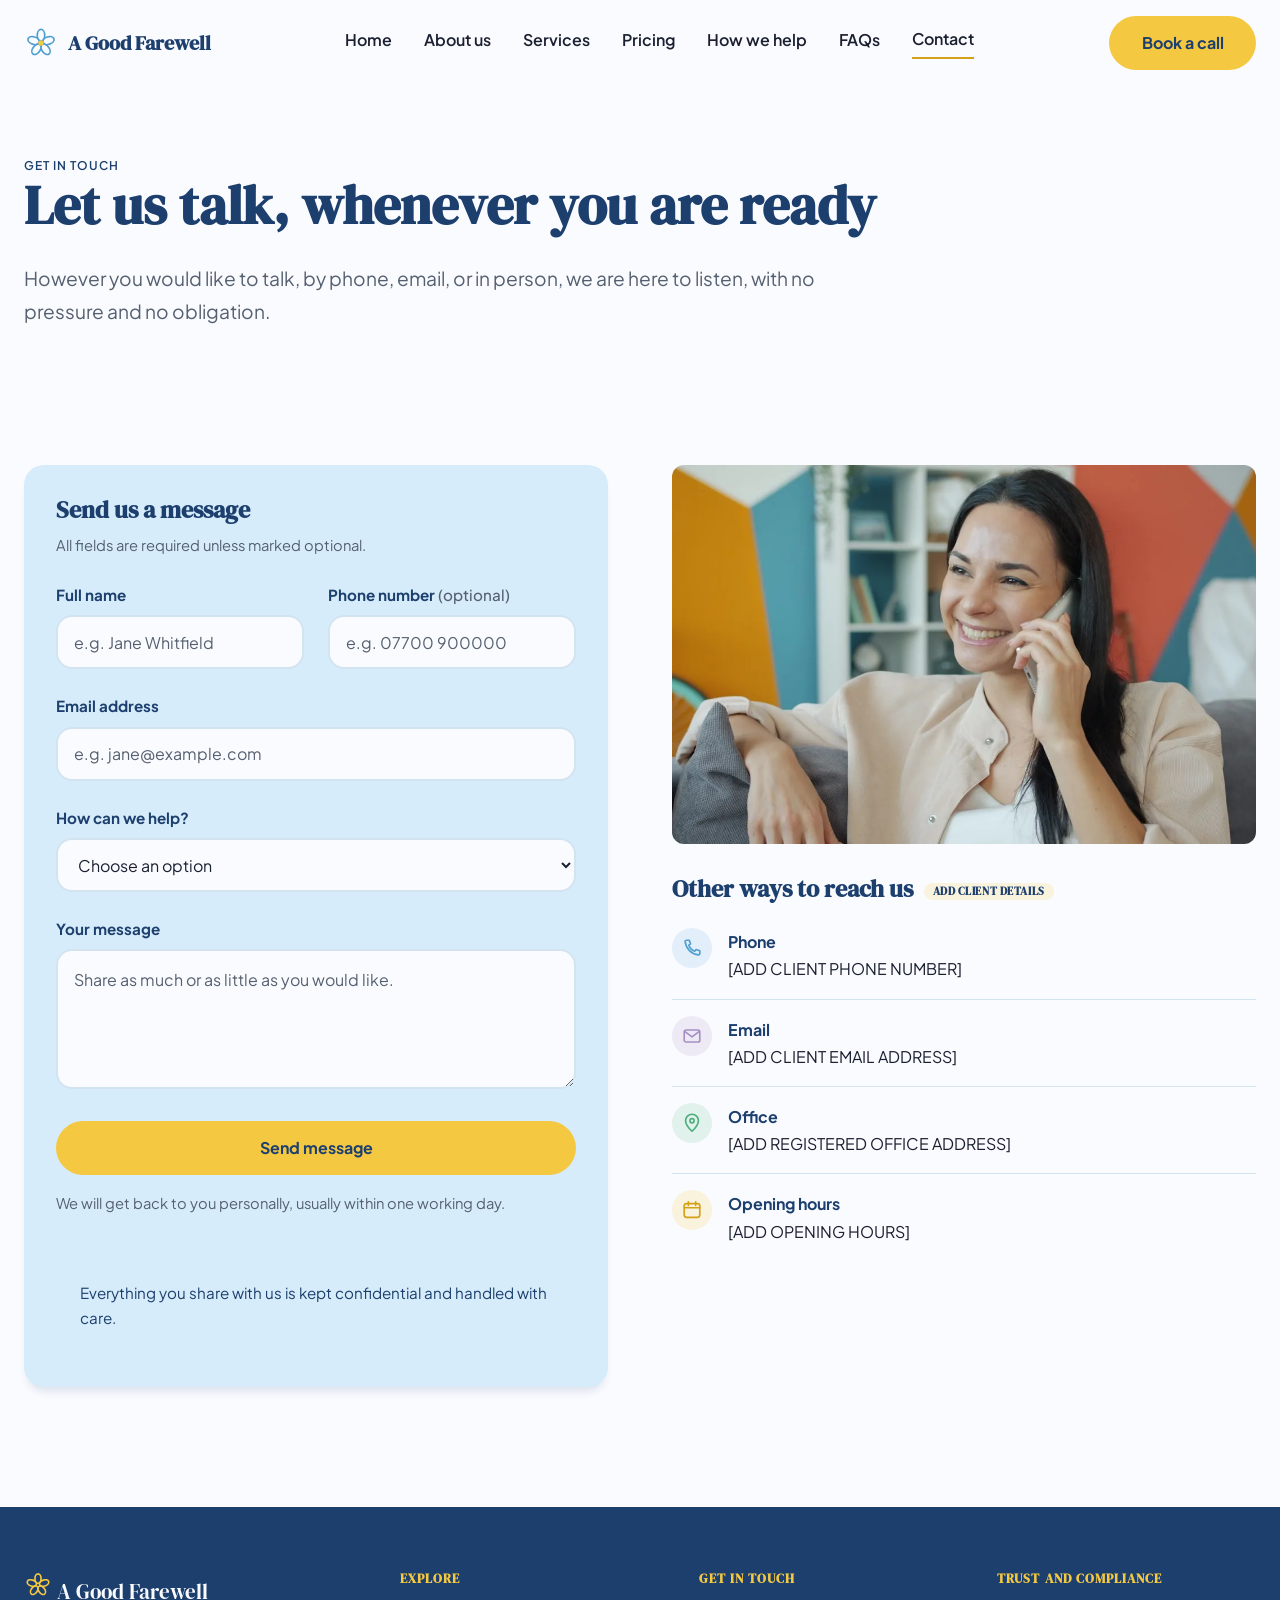
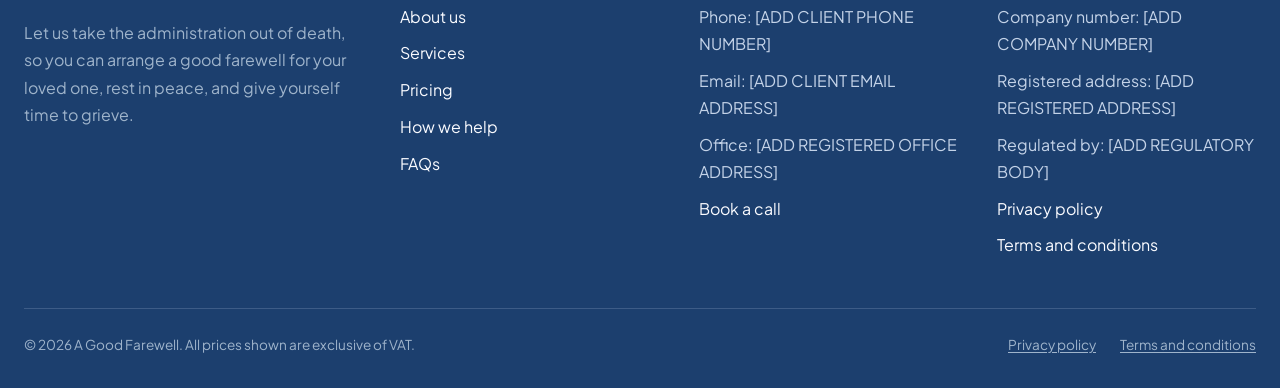
<file: contact.html>
<!DOCTYPE html>
<html lang="en-GB">
<head>
<meta charset="UTF-8">
<meta name="viewport" content="width=device-width, initial-scale=1.0">
<title>Contact Us | A Good Farewell</title>
<meta name="description" content="Book a free, no-obligation call with A Good Farewell, by phone, email or in person. No pressure, no obligation, and everything kept confidential.">
<link rel="canonical" href="https://operationsdoubled-cell.github.io/a-good-farewell/contact.html">
<meta property="og:type" content="website">
<meta property="og:title" content="Contact Us | A Good Farewell">
<meta property="og:description" content="Book a free call, by phone, email or in person.">
<meta property="og:image" content="https://operationsdoubled-cell.github.io/a-good-farewell/images/contact.jpg">
<meta property="og:url" content="https://operationsdoubled-cell.github.io/a-good-farewell/contact.html">
<meta name="twitter:card" content="summary_large_image">
<link rel="icon" href="favicon.svg" type="image/svg+xml">
<link rel="stylesheet" href="css/styles.css">
</head>
<body>
<a class="skip-link" href="#main">Skip to main content</a>

<header class="site-header">
  <div class="container nav-wrap">
    <a class="brand" href="index.html">
      <svg class="brand-mark" viewBox="0 0 100 100" aria-hidden="true" focusable="false">
        <g fill="none" stroke="var(--brand-blue)" stroke-width="5">
          <ellipse cx="50" cy="27" rx="11" ry="17" transform="rotate(0 50 50)"/>
          <ellipse cx="50" cy="27" rx="11" ry="17" transform="rotate(72 50 50)"/>
          <ellipse cx="50" cy="27" rx="11" ry="17" transform="rotate(144 50 50)"/>
          <ellipse cx="50" cy="27" rx="11" ry="17" transform="rotate(216 50 50)"/>
          <ellipse cx="50" cy="27" rx="11" ry="17" transform="rotate(288 50 50)"/>
        </g>
        <circle cx="50" cy="50" r="8" fill="var(--brand-yellow)"/>
      </svg>
      A Good Farewell
    </a>
    <nav class="primary-nav" aria-label="Primary">
      <a href="index.html">Home</a>
      <a href="about.html">About us</a>
      <a href="services.html">Services</a>
      <a href="pricing.html">Pricing</a>
      <a href="how-it-works.html">How we help</a>
      <a href="faq.html">FAQs</a>
      <a href="contact.html" aria-current="page">Contact</a>
    </nav>
    <a class="btn btn-primary nav-cta" href="contact.html">Book a call</a>
    <button class="nav-toggle" type="button" aria-expanded="false" aria-controls="nav-overlay" aria-label="Open menu">
      <span class="nav-toggle-icon"></span>
      <span class="visually-hidden">Menu</span>
    </button>
  </div>
</header>

<div class="nav-overlay" id="nav-overlay" role="dialog" aria-modal="true" aria-label="Menu" inert>
  <svg class="nav-overlay-motif" viewBox="0 0 100 100" aria-hidden="true" focusable="false">
    <g fill="none" stroke="#FAFBFF" stroke-width="4">
      <ellipse cx="50" cy="27" rx="11" ry="17" transform="rotate(0 50 50)"/>
      <ellipse cx="50" cy="27" rx="11" ry="17" transform="rotate(72 50 50)"/>
      <ellipse cx="50" cy="27" rx="11" ry="17" transform="rotate(144 50 50)"/>
      <ellipse cx="50" cy="27" rx="11" ry="17" transform="rotate(216 50 50)"/>
      <ellipse cx="50" cy="27" rx="11" ry="17" transform="rotate(288 50 50)"/>
    </g>
  </svg>
  <div class="nav-overlay-top">
    <span class="brand">A Good Farewell</span>
    <button class="nav-overlay-close" type="button" aria-label="Close menu">
      <svg viewBox="0 0 24 24" width="20" height="20" fill="none" stroke="currentColor" stroke-width="2" stroke-linecap="round"><path d="M5 5l14 14M19 5L5 19"/></svg>
    </button>
  </div>
  <ul class="nav-overlay-links">
    <li><a href="index.html">Home</a></li>
    <li><a href="about.html">About us</a></li>
    <li><a href="services.html">Services</a></li>
    <li><a href="pricing.html">Pricing</a></li>
    <li><a href="how-it-works.html">How we help</a></li>
    <li><a href="faq.html">FAQs</a></li>
    <li><a href="contact.html" aria-current="page">Contact</a></li>
  </ul>
  <div class="nav-overlay-cta">
    <a class="btn btn-primary btn-block" href="contact.html">Book a call</a>
  </div>
</div>

<main id="main">

  <section class="page-hero bg-cream">
    <div class="container">
      <span class="label">Get in touch</span>
      <h1 class="h1-page">Let us talk, whenever you are ready</h1>
      <p class="body-lg text-muted" style="max-width:60ch;">However you would like to talk, by phone, email, or in person, we are here to listen, with no pressure and no obligation.</p>
    </div>
  </section>

  <section class="section bg-cream">
    <div class="container">
      <div class="two-col" style="align-items:start;">

        <div class="card tint-sky">
          <h2 class="h2-card">Send us a message</h2>
          <p class="form-note" style="margin-bottom: var(--space-3);">All fields are required unless marked optional.</p>

          <!--
            This form is client-side only for now. To make it work, wire it
            up to a form-submission service, for example:

            Formspree — change the tag below to:
              <form id="contact-form" action="https://formspree.io/f/{your-id}" method="POST">

            Netlify Forms — add data-netlify="true" and a hidden input
            named "form-name" matching the form's name attribute, then
            deploy on Netlify.

            See js/main.js for the matching validation and submit-handling
            logic (data-validate marks fields that get inline error text).
          -->
          <form id="contact-form" class="form-grid" action="#" method="POST" novalidate>
            <div class="form-row-2">
              <div class="field">
                <label for="name">Full name</label>
                <input type="text" id="name" name="name" autocomplete="name" placeholder="e.g. Jane Whitfield" required aria-invalid="false" aria-describedby="name-error" data-validate data-error-required="Enter your full name.">
                <p class="field-error" id="name-error" role="alert"></p>
              </div>
              <div class="field">
                <label for="phone">Phone number <span class="opt">(optional)</span></label>
                <input type="tel" id="phone" name="phone" autocomplete="tel" placeholder="e.g. 07700 900000">
              </div>
            </div>
            <div class="field">
              <label for="email">Email address</label>
              <input type="email" id="email" name="email" autocomplete="email" placeholder="e.g. jane@example.com" required aria-invalid="false" aria-describedby="email-error" data-validate data-error-required="Enter your email address.">
              <p class="field-error" id="email-error" role="alert"></p>
            </div>
            <div class="field">
              <label for="help-type">How can we help?</label>
              <select id="help-type" name="help-type" required aria-invalid="false" aria-describedby="help-type-error" data-validate data-error-required="Choose the option closest to your situation.">
                <option value="" selected disabled>Choose an option</option>
                <option value="Planning ahead">Planning ahead</option>
                <option value="Recent bereavement">Recent bereavement</option>
                <option value="Wills and LPA">Wills and LPA</option>
                <option value="Probate">Probate</option>
                <option value="Funeral arrangements">Funeral arrangements</option>
                <option value="Something else">Something else</option>
              </select>
              <p class="field-error" id="help-type-error" role="alert"></p>
            </div>
            <div class="field">
              <label for="message">Your message</label>
              <textarea id="message" name="message" placeholder="Share as much or as little as you would like." required aria-invalid="false" aria-describedby="message-error" data-validate data-error-required="Let us know a little about what you need."></textarea>
              <p class="field-error" id="message-error" role="alert"></p>
            </div>
            <div>
              <button type="submit" class="btn btn-primary btn-block">Send message</button>
              <p class="form-note" style="margin-top: var(--space-2);">We will get back to you personally, usually within one working day.</p>
            </div>
            <div class="form-success" id="form-success" role="status">
              <svg width="20" height="20" viewBox="0 0 24 24" fill="none" stroke="currentColor" stroke-width="2.4" stroke-linecap="round" stroke-linejoin="round" aria-hidden="true"><path d="M4 12.5l5 5L20 6"/></svg>
              Thank you, your message has been received. We will be in touch soon.
            </div>
          </form>

          <div class="reassurance-box">Everything you share with us is kept confidential and handled with care.</div>
        </div>

        <div>
          <div class="photo" style="aspect-ratio:4/2.6; margin-bottom: var(--space-4);">
            <img src="images/contact.webp" alt="A woman smiling warmly during a phone call, at ease and ready to listen." width="1200" height="800" loading="lazy">
          </div>

          <h2 class="h2-card">Other ways to reach us <span class="badge-placeholder">Add client details</span></h2>
          <ul class="contact-details">
            <li>
              <span class="icon-chip chip-blue" aria-hidden="true">
                <svg viewBox="0 0 24 24" width="20" height="20" fill="none" stroke="currentColor" stroke-width="1.8" stroke-linecap="round" stroke-linejoin="round"><path d="M6 3.5h3l1.4 4L8.5 9a11 11 0 0 0 6.5 6.5l1.5-1.9 4 1.4v3a1.5 1.5 0 0 1-1.6 1.5A16.5 16.5 0 0 1 4.5 5.1 1.5 1.5 0 0 1 6 3.5Z"/></svg>
              </span>
              <div>
                <strong>Phone</strong>
                [ADD CLIENT PHONE NUMBER]
              </div>
            </li>
            <li>
              <span class="icon-chip chip-lavender" aria-hidden="true">
                <svg viewBox="0 0 24 24" width="20" height="20" fill="none" stroke="currentColor" stroke-width="1.8" stroke-linecap="round" stroke-linejoin="round"><rect x="3.5" y="5.5" width="17" height="13" rx="2"/><path d="m4 7 8 6 8-6"/></svg>
              </span>
              <div>
                <strong>Email</strong>
                [ADD CLIENT EMAIL ADDRESS]
              </div>
            </li>
            <li>
              <span class="icon-chip chip-leaf" aria-hidden="true">
                <svg viewBox="0 0 24 24" width="20" height="20" fill="none" stroke="currentColor" stroke-width="1.8" stroke-linecap="round" stroke-linejoin="round"><path d="M12 21s7-6.5 7-11.5A7 7 0 0 0 5 9.5C5 14.5 12 21 12 21Z"/><circle cx="12" cy="9.5" r="2.3"/></svg>
              </span>
              <div>
                <strong>Office</strong>
                [ADD REGISTERED OFFICE ADDRESS]
              </div>
            </li>
            <li>
              <span class="icon-chip chip-yellow" aria-hidden="true">
                <svg viewBox="0 0 24 24" width="20" height="20" fill="none" stroke="currentColor" stroke-width="1.8" stroke-linecap="round" stroke-linejoin="round"><rect x="3.5" y="5" width="17" height="15" rx="2.5"/><path d="M3.5 9.5h17"/><path d="M8 3v4M16 3v4"/></svg>
              </span>
              <div>
                <strong>Opening hours</strong>
                [ADD OPENING HOURS]
              </div>
            </li>
          </ul>
        </div>

      </div>
    </div>
  </section>

</main>

<footer class="site-footer">
  <div class="container">
    <div class="footer-grid">
      <div>
        <a class="footer-brand" href="index.html">
          <svg width="28" height="28" viewBox="0 0 100 100" aria-hidden="true" focusable="false">
            <g fill="none" stroke="#F5C842" stroke-width="6">
              <ellipse cx="50" cy="27" rx="11" ry="17" transform="rotate(0 50 50)"/>
              <ellipse cx="50" cy="27" rx="11" ry="17" transform="rotate(72 50 50)"/>
              <ellipse cx="50" cy="27" rx="11" ry="17" transform="rotate(144 50 50)"/>
              <ellipse cx="50" cy="27" rx="11" ry="17" transform="rotate(216 50 50)"/>
              <ellipse cx="50" cy="27" rx="11" ry="17" transform="rotate(288 50 50)"/>
            </g>
          </svg>
          A Good Farewell
        </a>
        <p style="color:#9FB4CB; max-width:38ch;">Let us take the administration out of death, so you can arrange a good farewell for your loved one, rest in peace, and give yourself time to grieve.</p>
      </div>
      <div>
        <h3>Explore</h3>
        <ul>
          <li><a href="about.html">About us</a></li>
          <li><a href="services.html">Services</a></li>
          <li><a href="pricing.html">Pricing</a></li>
          <li><a href="how-it-works.html">How we help</a></li>
          <li><a href="faq.html">FAQs</a></li>
        </ul>
      </div>
      <div>
        <h3>Get in touch</h3>
        <ul>
          <li>Phone: [ADD CLIENT PHONE NUMBER]</li>
          <li>Email: [ADD CLIENT EMAIL ADDRESS]</li>
          <li>Office: [ADD REGISTERED OFFICE ADDRESS]</li>
          <li><a href="contact.html">Book a call</a></li>
        </ul>
      </div>
      <div>
        <h3>Trust and compliance</h3>
        <ul>
          <li>Company number: [ADD COMPANY NUMBER]</li>
          <li>Registered address: [ADD REGISTERED ADDRESS]</li>
          <li>Regulated by: [ADD REGULATORY BODY]</li>
          <li><a href="privacy.html">Privacy policy</a></li>
          <li><a href="terms.html">Terms and conditions</a></li>
        </ul>
      </div>
    </div>
    <div class="footer-legal">
      <span>© 2026 A Good Farewell. All prices shown are exclusive of VAT.</span>
      <span class="legal-links">
        <a href="privacy.html">Privacy policy</a>
        <a href="terms.html">Terms and conditions</a>
      </span>
    </div>
  </div>
</footer>

<script src="js/main.js"></script>
</body>
</html>
</file>
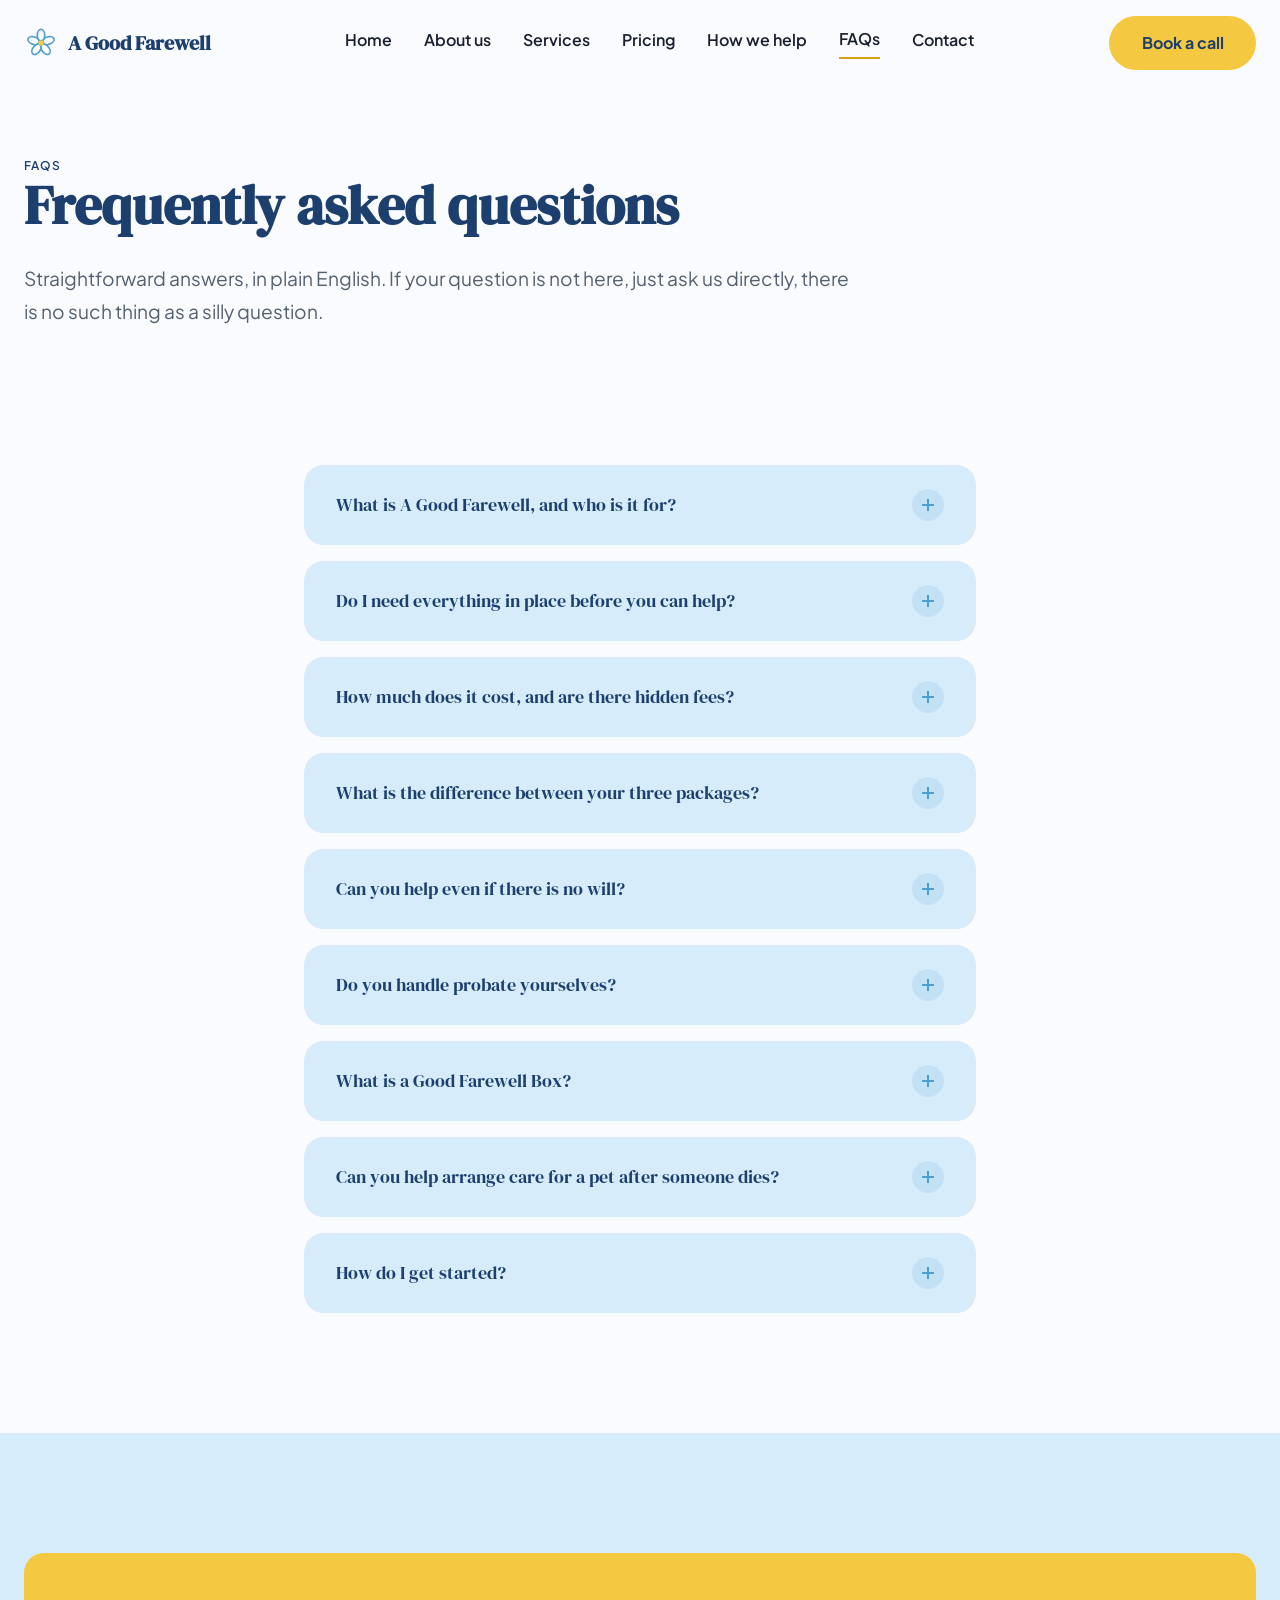
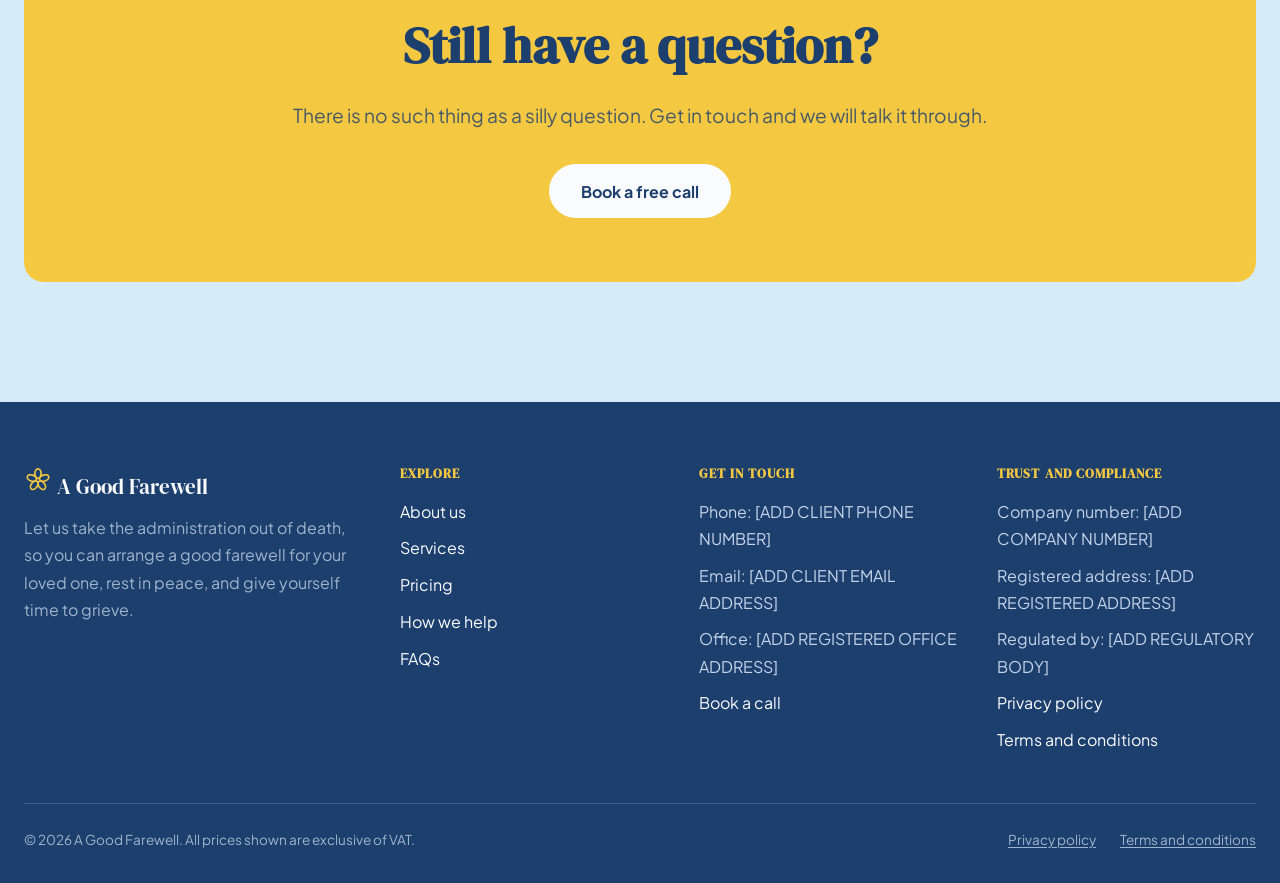
<file: faq.html>
<!DOCTYPE html>
<html lang="en-GB">
<head>
<meta charset="UTF-8">
<meta name="viewport" content="width=device-width, initial-scale=1.0">
<title>Frequently Asked Questions | A Good Farewell</title>
<meta name="description" content="Answers to common questions about planning ahead, our pricing, probate, the Good Farewell Box, and how to get started, in plain English, no jargon.">
<link rel="canonical" href="https://operationsdoubled-cell.github.io/a-good-farewell/faq.html">
<meta property="og:type" content="website">
<meta property="og:title" content="Frequently Asked Questions | A Good Farewell">
<meta property="og:description" content="Answers to common questions, in plain English, no jargon.">
<meta property="og:image" content="https://operationsdoubled-cell.github.io/a-good-farewell/images/tea-hands.jpg">
<meta property="og:url" content="https://operationsdoubled-cell.github.io/a-good-farewell/faq.html">
<meta name="twitter:card" content="summary_large_image">
<link rel="icon" href="favicon.svg" type="image/svg+xml">
<link rel="stylesheet" href="css/styles.css">
</head>
<body>
<a class="skip-link" href="#main">Skip to main content</a>

<header class="site-header">
  <div class="container nav-wrap">
    <a class="brand" href="index.html">
      <svg class="brand-mark" viewBox="0 0 100 100" aria-hidden="true" focusable="false">
        <g fill="none" stroke="var(--brand-blue)" stroke-width="5">
          <ellipse cx="50" cy="27" rx="11" ry="17" transform="rotate(0 50 50)"/>
          <ellipse cx="50" cy="27" rx="11" ry="17" transform="rotate(72 50 50)"/>
          <ellipse cx="50" cy="27" rx="11" ry="17" transform="rotate(144 50 50)"/>
          <ellipse cx="50" cy="27" rx="11" ry="17" transform="rotate(216 50 50)"/>
          <ellipse cx="50" cy="27" rx="11" ry="17" transform="rotate(288 50 50)"/>
        </g>
        <circle cx="50" cy="50" r="8" fill="var(--brand-yellow)"/>
      </svg>
      A Good Farewell
    </a>
    <nav class="primary-nav" aria-label="Primary">
      <a href="index.html">Home</a>
      <a href="about.html">About us</a>
      <a href="services.html">Services</a>
      <a href="pricing.html">Pricing</a>
      <a href="how-it-works.html">How we help</a>
      <a href="faq.html" aria-current="page">FAQs</a>
      <a href="contact.html">Contact</a>
    </nav>
    <a class="btn btn-primary nav-cta" href="contact.html">Book a call</a>
    <button class="nav-toggle" type="button" aria-expanded="false" aria-controls="nav-overlay" aria-label="Open menu">
      <span class="nav-toggle-icon"></span>
      <span class="visually-hidden">Menu</span>
    </button>
  </div>
</header>

<div class="nav-overlay" id="nav-overlay" role="dialog" aria-modal="true" aria-label="Menu" inert>
  <svg class="nav-overlay-motif" viewBox="0 0 100 100" aria-hidden="true" focusable="false">
    <g fill="none" stroke="#FAFBFF" stroke-width="4">
      <ellipse cx="50" cy="27" rx="11" ry="17" transform="rotate(0 50 50)"/>
      <ellipse cx="50" cy="27" rx="11" ry="17" transform="rotate(72 50 50)"/>
      <ellipse cx="50" cy="27" rx="11" ry="17" transform="rotate(144 50 50)"/>
      <ellipse cx="50" cy="27" rx="11" ry="17" transform="rotate(216 50 50)"/>
      <ellipse cx="50" cy="27" rx="11" ry="17" transform="rotate(288 50 50)"/>
    </g>
  </svg>
  <div class="nav-overlay-top">
    <span class="brand">A Good Farewell</span>
    <button class="nav-overlay-close" type="button" aria-label="Close menu">
      <svg viewBox="0 0 24 24" width="20" height="20" fill="none" stroke="currentColor" stroke-width="2" stroke-linecap="round"><path d="M5 5l14 14M19 5L5 19"/></svg>
    </button>
  </div>
  <ul class="nav-overlay-links">
    <li><a href="index.html">Home</a></li>
    <li><a href="about.html">About us</a></li>
    <li><a href="services.html">Services</a></li>
    <li><a href="pricing.html">Pricing</a></li>
    <li><a href="how-it-works.html">How we help</a></li>
    <li><a href="faq.html" aria-current="page">FAQs</a></li>
    <li><a href="contact.html">Contact</a></li>
  </ul>
  <div class="nav-overlay-cta">
    <a class="btn btn-primary btn-block" href="contact.html">Book a call</a>
  </div>
</div>

<main id="main">

  <section class="page-hero bg-cream">
    <div class="container">
      <span class="label">FAQs</span>
      <h1 class="h1-page">Frequently asked questions</h1>
      <p class="body-lg text-muted" style="max-width:60ch;">Straightforward answers, in plain English. If your question is not here, just ask us directly, there is no such thing as a silly question.</p>
    </div>
  </section>

  <section class="section bg-cream">
    <div class="container-reading">
      <h2 class="visually-hidden">Questions</h2>
      <div class="accordion">

        <div class="accordion-item">
          <h3 style="margin:0;">
            <button class="accordion-trigger" aria-expanded="false" aria-controls="faq-1" id="faq-1-trigger">
              What is A Good Farewell, and who is it for?
              <span class="plus" aria-hidden="true"></span>
            </button>
          </h3>
          <div class="accordion-panel" id="faq-1" role="region" aria-labelledby="faq-1-trigger">
            <div class="accordion-panel-inner">
              <p>A Good Farewell is an end-of-life planning and bereavement support service. We are for anyone who wants to plan ahead sensibly, and for families who are coping with a death right now. One dedicated person supports you through the practical and emotional work involved, from wills and probate to funerals and keeping memories alive.</p>
            </div>
          </div>
        </div>

        <div class="accordion-item">
          <h3 style="margin:0;">
            <button class="accordion-trigger" aria-expanded="false" aria-controls="faq-2" id="faq-2-trigger">
              Do I need everything in place before you can help?
              <span class="plus" aria-hidden="true"></span>
            </button>
          </h3>
          <div class="accordion-panel" id="faq-2" role="region" aria-labelledby="faq-2-trigger">
            <div class="accordion-panel-inner">
              <p>Not at all. Most families come to us with nothing in place, and that is completely normal. We start with a conversation in person to understand where things stand, then help you build things up gently, one step at a time, at whatever pace feels right.</p>
            </div>
          </div>
        </div>

        <div class="accordion-item">
          <h3 style="margin:0;">
            <button class="accordion-trigger" aria-expanded="false" aria-controls="faq-3" id="faq-3-trigger">
              How much does it cost, and are there hidden fees?
              <span class="plus" aria-hidden="true"></span>
            </button>
          </h3>
          <div class="accordion-panel" id="faq-3" role="region" aria-labelledby="faq-3-trigger">
            <div class="accordion-panel-inner">
              <p>We publish starting prices for our most requested individual services on our <a href="pricing.html">pricing page</a>, and every price there is exclusive of VAT. For anything bespoke, we always agree a clear, fixed price with you before any work begins, so there are never any hidden extras or surprise invoices.</p>
            </div>
          </div>
        </div>

        <div class="accordion-item">
          <h3 style="margin:0;">
            <button class="accordion-trigger" aria-expanded="false" aria-controls="faq-4" id="faq-4-trigger">
              What is the difference between your three packages?
              <span class="plus" aria-hidden="true"></span>
            </button>
          </h3>
          <div class="accordion-panel" id="faq-4" role="region" aria-labelledby="faq-4-trigger">
            <div class="accordion-panel-inner">
              <p>Package one is for planning ahead, a full package of assistance before a death. Package two covers involvement on death, administration and funeral arrangements once a loss has happened. Package three is bespoke, combining exactly the elements you need, whatever stage you are at. We will help you work out which fits, or build something in between.</p>
            </div>
          </div>
        </div>

        <div class="accordion-item">
          <h3 style="margin:0;">
            <button class="accordion-trigger" aria-expanded="false" aria-controls="faq-5" id="faq-5-trigger">
              Can you help even if there is no will?
              <span class="plus" aria-hidden="true"></span>
            </button>
          </h3>
          <div class="accordion-panel" id="faq-5" role="region" aria-labelledby="faq-5-trigger">
            <div class="accordion-panel-inner">
              <p>Yes. Many of the families we support come to us without a will in place. We can guide you through the process that applies when someone dies without one, and help going forward with will writing for the rest of the family, so this becomes easier to face next time.</p>
            </div>
          </div>
        </div>

        <div class="accordion-item">
          <h3 style="margin:0;">
            <button class="accordion-trigger" aria-expanded="false" aria-controls="faq-6" id="faq-6-trigger">
              Do you handle probate yourselves?
              <span class="plus" aria-hidden="true"></span>
            </button>
          </h3>
          <div class="accordion-panel" id="faq-6" role="region" aria-labelledby="faq-6-trigger">
            <div class="accordion-panel-inner">
              <p>Our probate specialist navigates the probate process on your behalf, from start to finish, while your dedicated point of contact continues to support you and your family with everything else. You will never be passed between departments, it stays personal throughout.</p>
            </div>
          </div>
        </div>

        <div class="accordion-item">
          <h3 style="margin:0;">
            <button class="accordion-trigger" aria-expanded="false" aria-controls="faq-7" id="faq-7-trigger">
              What is a Good Farewell Box?
              <span class="plus" aria-hidden="true"></span>
            </button>
          </h3>
          <div class="accordion-panel" id="faq-7" role="region" aria-labelledby="faq-7-trigger">
            <div class="accordion-panel-inner">
              <p>It is a beautiful, personal way to store and share memories, physical keepsakes alongside digital ones, such as photos, videos and voice recordings. It is a gentle way of celebrating a life, for the family to keep and return to whenever they choose.</p>
            </div>
          </div>
        </div>

        <div class="accordion-item">
          <h3 style="margin:0;">
            <button class="accordion-trigger" aria-expanded="false" aria-controls="faq-8" id="faq-8-trigger">
              Can you help arrange care for a pet after someone dies?
              <span class="plus" aria-hidden="true"></span>
            </button>
          </h3>
          <div class="accordion-panel" id="faq-8" role="region" aria-labelledby="faq-8-trigger">
            <div class="accordion-panel-inner">
              <p>Yes. Pets are family too, and it is easy for their care to be overlooked at a difficult time. We help make arrangements so a loved one’s pet is cared for, whether that means finding them a new home or supporting whoever takes them in.</p>
            </div>
          </div>
        </div>

        <div class="accordion-item">
          <h3 style="margin:0;">
            <button class="accordion-trigger" aria-expanded="false" aria-controls="faq-9" id="faq-9-trigger">
              How do I get started?
              <span class="plus" aria-hidden="true"></span>
            </button>
          </h3>
          <div class="accordion-panel" id="faq-9" role="region" aria-labelledby="faq-9-trigger">
            <div class="accordion-panel-inner">
              <p>Simply <a href="contact.html">book a free call</a>, by phone, email, or in person. There is no pressure and nothing you need to prepare beforehand, we will take it from there, at your pace. See our <a href="how-it-works.html">full process</a> for what happens next.</p>
            </div>
          </div>
        </div>

      </div>
    </div>
  </section>

  <section class="section bg-sky">
    <div class="container">
      <div class="cta-1">
        <h2>Still have a question?</h2>
        <p class="body-lg">There is no such thing as a silly question. Get in touch and we will talk it through.</p>
        <div class="btn-row" style="justify-content:center; margin-top: var(--space-4);">
          <a class="btn btn-white" href="contact.html">Book a free call</a>
        </div>
      </div>
    </div>
  </section>

</main>

<footer class="site-footer">
  <div class="container">
    <div class="footer-grid">
      <div>
        <a class="footer-brand" href="index.html">
          <svg width="28" height="28" viewBox="0 0 100 100" aria-hidden="true" focusable="false">
            <g fill="none" stroke="#F5C842" stroke-width="6">
              <ellipse cx="50" cy="27" rx="11" ry="17" transform="rotate(0 50 50)"/>
              <ellipse cx="50" cy="27" rx="11" ry="17" transform="rotate(72 50 50)"/>
              <ellipse cx="50" cy="27" rx="11" ry="17" transform="rotate(144 50 50)"/>
              <ellipse cx="50" cy="27" rx="11" ry="17" transform="rotate(216 50 50)"/>
              <ellipse cx="50" cy="27" rx="11" ry="17" transform="rotate(288 50 50)"/>
            </g>
          </svg>
          A Good Farewell
        </a>
        <p style="color:#9FB4CB; max-width:38ch;">Let us take the administration out of death, so you can arrange a good farewell for your loved one, rest in peace, and give yourself time to grieve.</p>
      </div>
      <div>
        <h3>Explore</h3>
        <ul>
          <li><a href="about.html">About us</a></li>
          <li><a href="services.html">Services</a></li>
          <li><a href="pricing.html">Pricing</a></li>
          <li><a href="how-it-works.html">How we help</a></li>
          <li><a href="faq.html">FAQs</a></li>
        </ul>
      </div>
      <div>
        <h3>Get in touch</h3>
        <ul>
          <li>Phone: [ADD CLIENT PHONE NUMBER]</li>
          <li>Email: [ADD CLIENT EMAIL ADDRESS]</li>
          <li>Office: [ADD REGISTERED OFFICE ADDRESS]</li>
          <li><a href="contact.html">Book a call</a></li>
        </ul>
      </div>
      <div>
        <h3>Trust and compliance</h3>
        <ul>
          <li>Company number: [ADD COMPANY NUMBER]</li>
          <li>Registered address: [ADD REGISTERED ADDRESS]</li>
          <li>Regulated by: [ADD REGULATORY BODY]</li>
          <li><a href="privacy.html">Privacy policy</a></li>
          <li><a href="terms.html">Terms and conditions</a></li>
        </ul>
      </div>
    </div>
    <div class="footer-legal">
      <span>© 2026 A Good Farewell. All prices shown are exclusive of VAT.</span>
      <span class="legal-links">
        <a href="privacy.html">Privacy policy</a>
        <a href="terms.html">Terms and conditions</a>
      </span>
    </div>
  </div>
</footer>

<script src="js/main.js"></script>
</body>
</html>
</file>
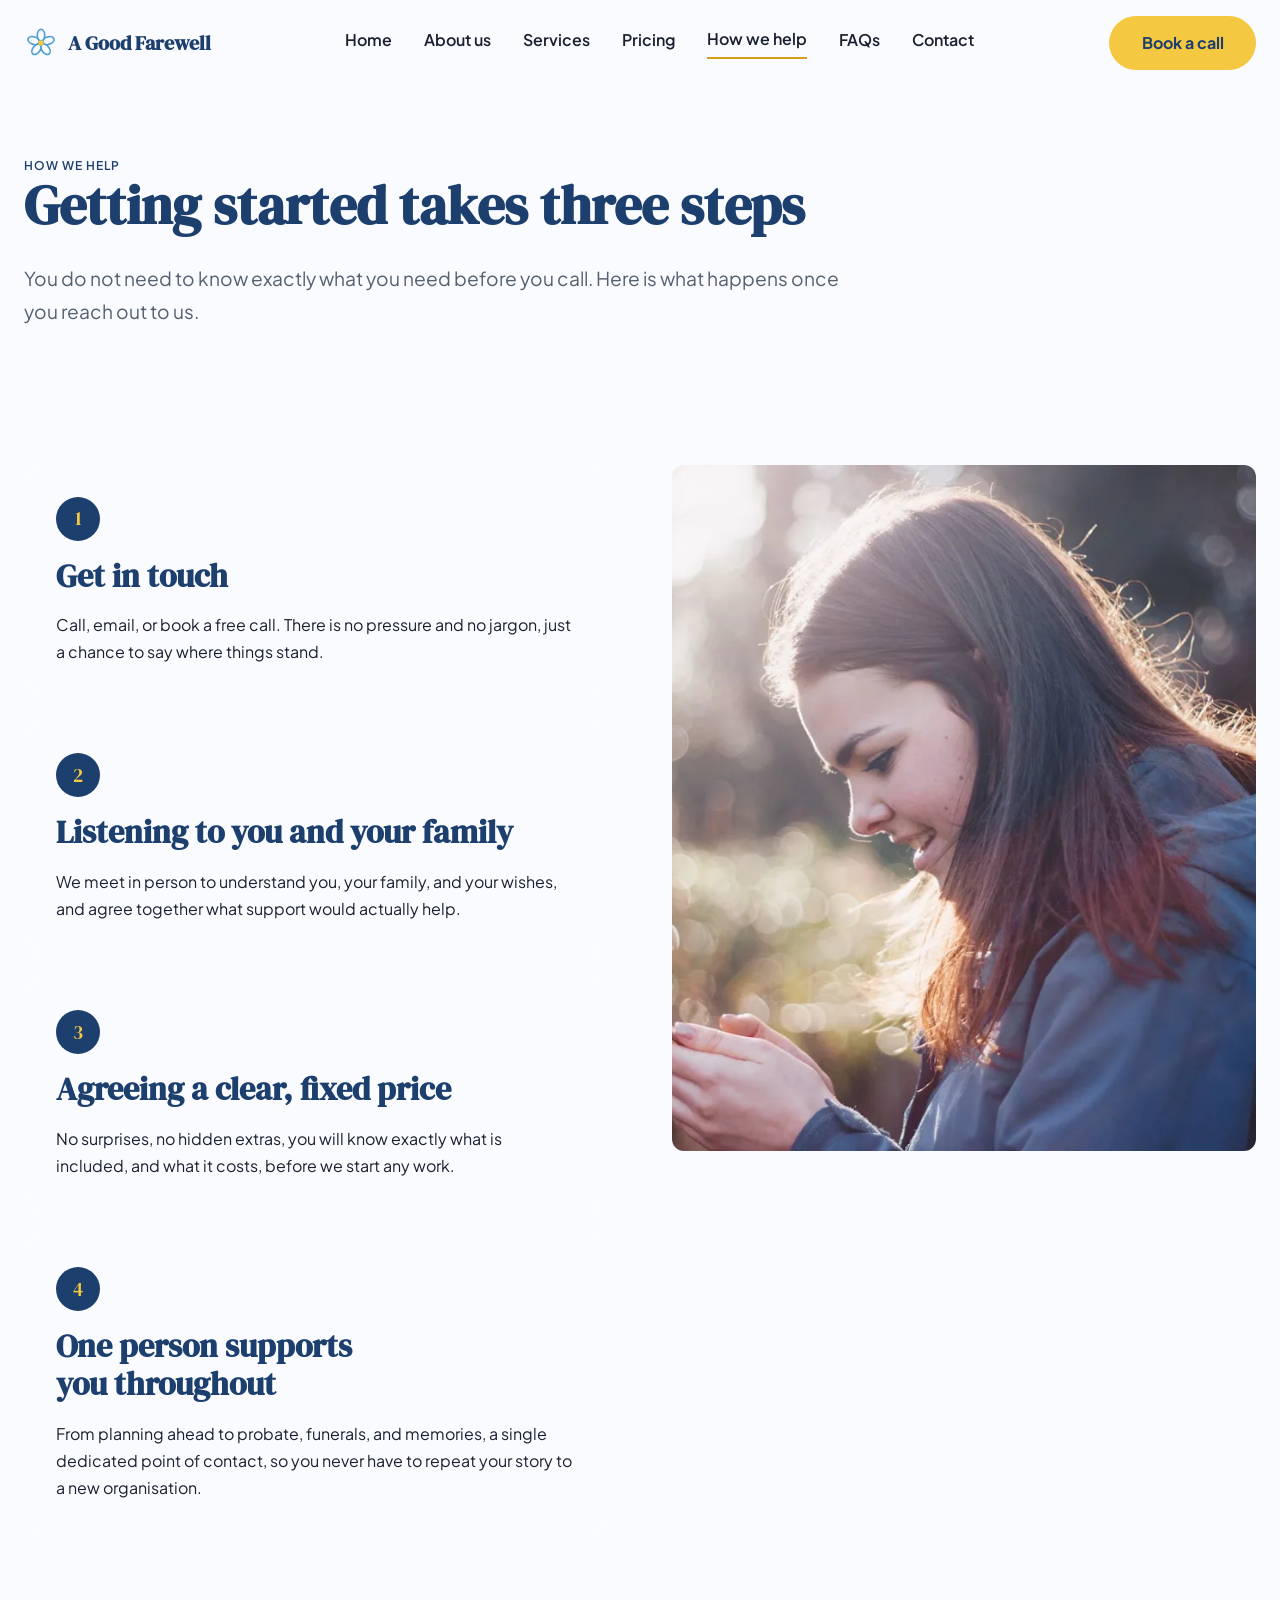
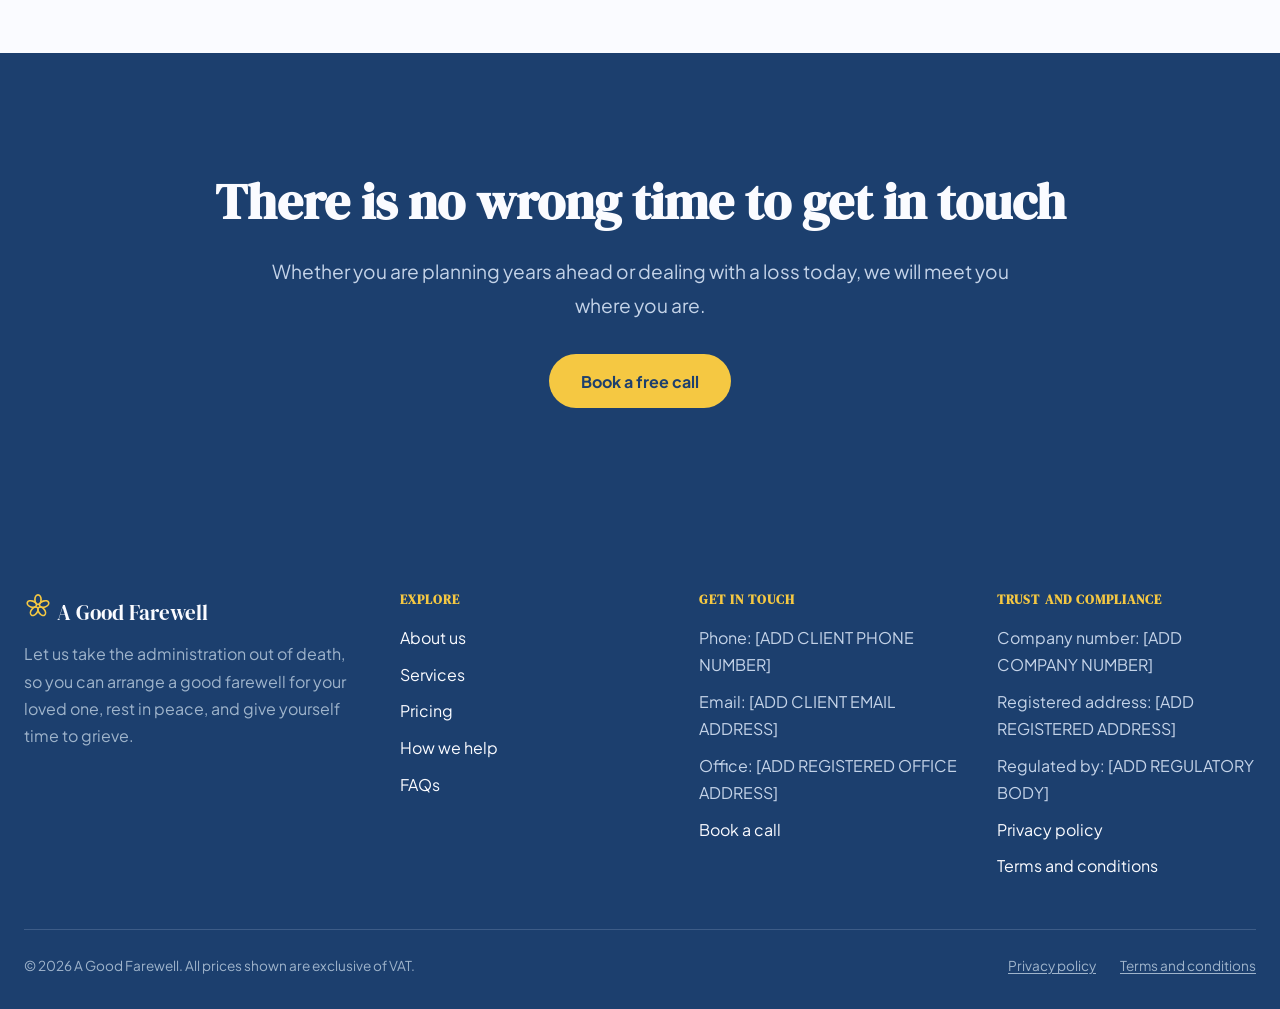
<file: how-it-works.html>
<!DOCTYPE html>
<html lang="en-GB">
<head>
<meta charset="UTF-8">
<meta name="viewport" content="width=device-width, initial-scale=1.0">
<title>How We Help | A Good Farewell</title>
<meta name="description" content="Getting started is simple. Here is exactly what happens after you get in touch with A Good Farewell, no pressure, no jargon, one dedicated person throughout.">
<link rel="canonical" href="https://operationsdoubled-cell.github.io/a-good-farewell/how-it-works.html">
<meta property="og:type" content="website">
<meta property="og:title" content="How We Help | A Good Farewell">
<meta property="og:description" content="Here is exactly what happens after you get in touch, no pressure, no jargon.">
<meta property="og:image" content="https://operationsdoubled-cell.github.io/a-good-farewell/images/how-it-works.jpg">
<meta property="og:url" content="https://operationsdoubled-cell.github.io/a-good-farewell/how-it-works.html">
<meta name="twitter:card" content="summary_large_image">
<link rel="icon" href="favicon.svg" type="image/svg+xml">
<link rel="stylesheet" href="css/styles.css">
</head>
<body>
<a class="skip-link" href="#main">Skip to main content</a>

<header class="site-header">
  <div class="container nav-wrap">
    <a class="brand" href="index.html">
      <svg class="brand-mark" viewBox="0 0 100 100" aria-hidden="true" focusable="false">
        <g fill="none" stroke="var(--brand-blue)" stroke-width="5">
          <ellipse cx="50" cy="27" rx="11" ry="17" transform="rotate(0 50 50)"/>
          <ellipse cx="50" cy="27" rx="11" ry="17" transform="rotate(72 50 50)"/>
          <ellipse cx="50" cy="27" rx="11" ry="17" transform="rotate(144 50 50)"/>
          <ellipse cx="50" cy="27" rx="11" ry="17" transform="rotate(216 50 50)"/>
          <ellipse cx="50" cy="27" rx="11" ry="17" transform="rotate(288 50 50)"/>
        </g>
        <circle cx="50" cy="50" r="8" fill="var(--brand-yellow)"/>
      </svg>
      A Good Farewell
    </a>
    <nav class="primary-nav" aria-label="Primary">
      <a href="index.html">Home</a>
      <a href="about.html">About us</a>
      <a href="services.html">Services</a>
      <a href="pricing.html">Pricing</a>
      <a href="how-it-works.html" aria-current="page">How we help</a>
      <a href="faq.html">FAQs</a>
      <a href="contact.html">Contact</a>
    </nav>
    <a class="btn btn-primary nav-cta" href="contact.html">Book a call</a>
    <button class="nav-toggle" type="button" aria-expanded="false" aria-controls="nav-overlay" aria-label="Open menu">
      <span class="nav-toggle-icon"></span>
      <span class="visually-hidden">Menu</span>
    </button>
  </div>
</header>

<div class="nav-overlay" id="nav-overlay" role="dialog" aria-modal="true" aria-label="Menu" inert>
  <svg class="nav-overlay-motif" viewBox="0 0 100 100" aria-hidden="true" focusable="false">
    <g fill="none" stroke="#FAFBFF" stroke-width="4">
      <ellipse cx="50" cy="27" rx="11" ry="17" transform="rotate(0 50 50)"/>
      <ellipse cx="50" cy="27" rx="11" ry="17" transform="rotate(72 50 50)"/>
      <ellipse cx="50" cy="27" rx="11" ry="17" transform="rotate(144 50 50)"/>
      <ellipse cx="50" cy="27" rx="11" ry="17" transform="rotate(216 50 50)"/>
      <ellipse cx="50" cy="27" rx="11" ry="17" transform="rotate(288 50 50)"/>
    </g>
  </svg>
  <div class="nav-overlay-top">
    <span class="brand">A Good Farewell</span>
    <button class="nav-overlay-close" type="button" aria-label="Close menu">
      <svg viewBox="0 0 24 24" width="20" height="20" fill="none" stroke="currentColor" stroke-width="2" stroke-linecap="round"><path d="M5 5l14 14M19 5L5 19"/></svg>
    </button>
  </div>
  <ul class="nav-overlay-links">
    <li><a href="index.html">Home</a></li>
    <li><a href="about.html">About us</a></li>
    <li><a href="services.html">Services</a></li>
    <li><a href="pricing.html">Pricing</a></li>
    <li><a href="how-it-works.html" aria-current="page">How we help</a></li>
    <li><a href="faq.html">FAQs</a></li>
    <li><a href="contact.html">Contact</a></li>
  </ul>
  <div class="nav-overlay-cta">
    <a class="btn btn-primary btn-block" href="contact.html">Book a call</a>
  </div>
</div>

<main id="main">

  <section class="page-hero bg-cream">
    <div class="container">
      <span class="label">How we help</span>
      <h1 class="h1-page">Getting started takes three steps</h1>
      <p class="body-lg text-muted" style="max-width:60ch;">You do not need to know exactly what you need before you call. Here is what happens once you reach out to us.</p>
    </div>
  </section>

  <section class="section bg-cream">
    <div class="container">
      <div class="two-col">
        <div>
          <h2 class="visually-hidden">The process</h2>
          <ol class="steps" style="grid-template-columns:1fr; gap: var(--space-3);">
            <li class="step">
              <span class="step-number" aria-hidden="true"></span>
              <h3>Get in touch</h3>
              <p>Call, email, or book a free call. There is no pressure and no jargon, just a chance to say where things stand.</p>
            </li>
            <li class="step">
              <span class="step-number" aria-hidden="true"></span>
              <h3>Listening to you and your family</h3>
              <p>We meet in person to understand you, your family, and your wishes, and agree together what support would actually help.</p>
            </li>
            <li class="step">
              <span class="step-number" aria-hidden="true"></span>
              <h3>Agreeing a clear, fixed price</h3>
              <p>No surprises, no hidden extras, you will know exactly what is included, and what it costs, before we start any work.</p>
            </li>
            <li class="step">
              <span class="step-number" aria-hidden="true"></span>
              <h3>One person supports you throughout</h3>
              <p>From planning ahead to probate, funerals, and memories, a single dedicated point of contact, so you never have to repeat your story to a new organisation.</p>
            </li>
          </ol>
        </div>
        <div class="photo" style="aspect-ratio:4/4.7; align-self:start; position:sticky; top:6.5rem;">
          <img src="images/how-it-works.webp" alt="A woman taking a quiet moment outdoors, gathering her thoughts before making a call." width="1200" height="1400" loading="lazy">
        </div>
      </div>
    </div>
  </section>

  <section class="section bg-deep">
    <div class="container">
      <div class="cta-2-grid" style="grid-template-columns:1fr;">
        <div style="text-align:center;">
          <h2>There is no wrong time to get in touch</h2>
          <p class="body-lg" style="max-width:55ch; margin-inline:auto;">Whether you are planning years ahead or dealing with a loss today, we will meet you where you are.</p>
          <div class="btn-row" style="justify-content:center; margin-top: var(--space-4);">
            <a class="btn btn-primary" href="contact.html">Book a free call</a>
          </div>
        </div>
      </div>
    </div>
  </section>

</main>

<footer class="site-footer">
  <div class="container">
    <div class="footer-grid">
      <div>
        <a class="footer-brand" href="index.html">
          <svg width="28" height="28" viewBox="0 0 100 100" aria-hidden="true" focusable="false">
            <g fill="none" stroke="#F5C842" stroke-width="6">
              <ellipse cx="50" cy="27" rx="11" ry="17" transform="rotate(0 50 50)"/>
              <ellipse cx="50" cy="27" rx="11" ry="17" transform="rotate(72 50 50)"/>
              <ellipse cx="50" cy="27" rx="11" ry="17" transform="rotate(144 50 50)"/>
              <ellipse cx="50" cy="27" rx="11" ry="17" transform="rotate(216 50 50)"/>
              <ellipse cx="50" cy="27" rx="11" ry="17" transform="rotate(288 50 50)"/>
            </g>
          </svg>
          A Good Farewell
        </a>
        <p style="color:#9FB4CB; max-width:38ch;">Let us take the administration out of death, so you can arrange a good farewell for your loved one, rest in peace, and give yourself time to grieve.</p>
      </div>
      <div>
        <h3>Explore</h3>
        <ul>
          <li><a href="about.html">About us</a></li>
          <li><a href="services.html">Services</a></li>
          <li><a href="pricing.html">Pricing</a></li>
          <li><a href="how-it-works.html">How we help</a></li>
          <li><a href="faq.html">FAQs</a></li>
        </ul>
      </div>
      <div>
        <h3>Get in touch</h3>
        <ul>
          <li>Phone: [ADD CLIENT PHONE NUMBER]</li>
          <li>Email: [ADD CLIENT EMAIL ADDRESS]</li>
          <li>Office: [ADD REGISTERED OFFICE ADDRESS]</li>
          <li><a href="contact.html">Book a call</a></li>
        </ul>
      </div>
      <div>
        <h3>Trust and compliance</h3>
        <ul>
          <li>Company number: [ADD COMPANY NUMBER]</li>
          <li>Registered address: [ADD REGISTERED ADDRESS]</li>
          <li>Regulated by: [ADD REGULATORY BODY]</li>
          <li><a href="privacy.html">Privacy policy</a></li>
          <li><a href="terms.html">Terms and conditions</a></li>
        </ul>
      </div>
    </div>
    <div class="footer-legal">
      <span>© 2026 A Good Farewell. All prices shown are exclusive of VAT.</span>
      <span class="legal-links">
        <a href="privacy.html">Privacy policy</a>
        <a href="terms.html">Terms and conditions</a>
      </span>
    </div>
  </div>
</footer>

<script src="js/main.js"></script>
</body>
</html>
</file>
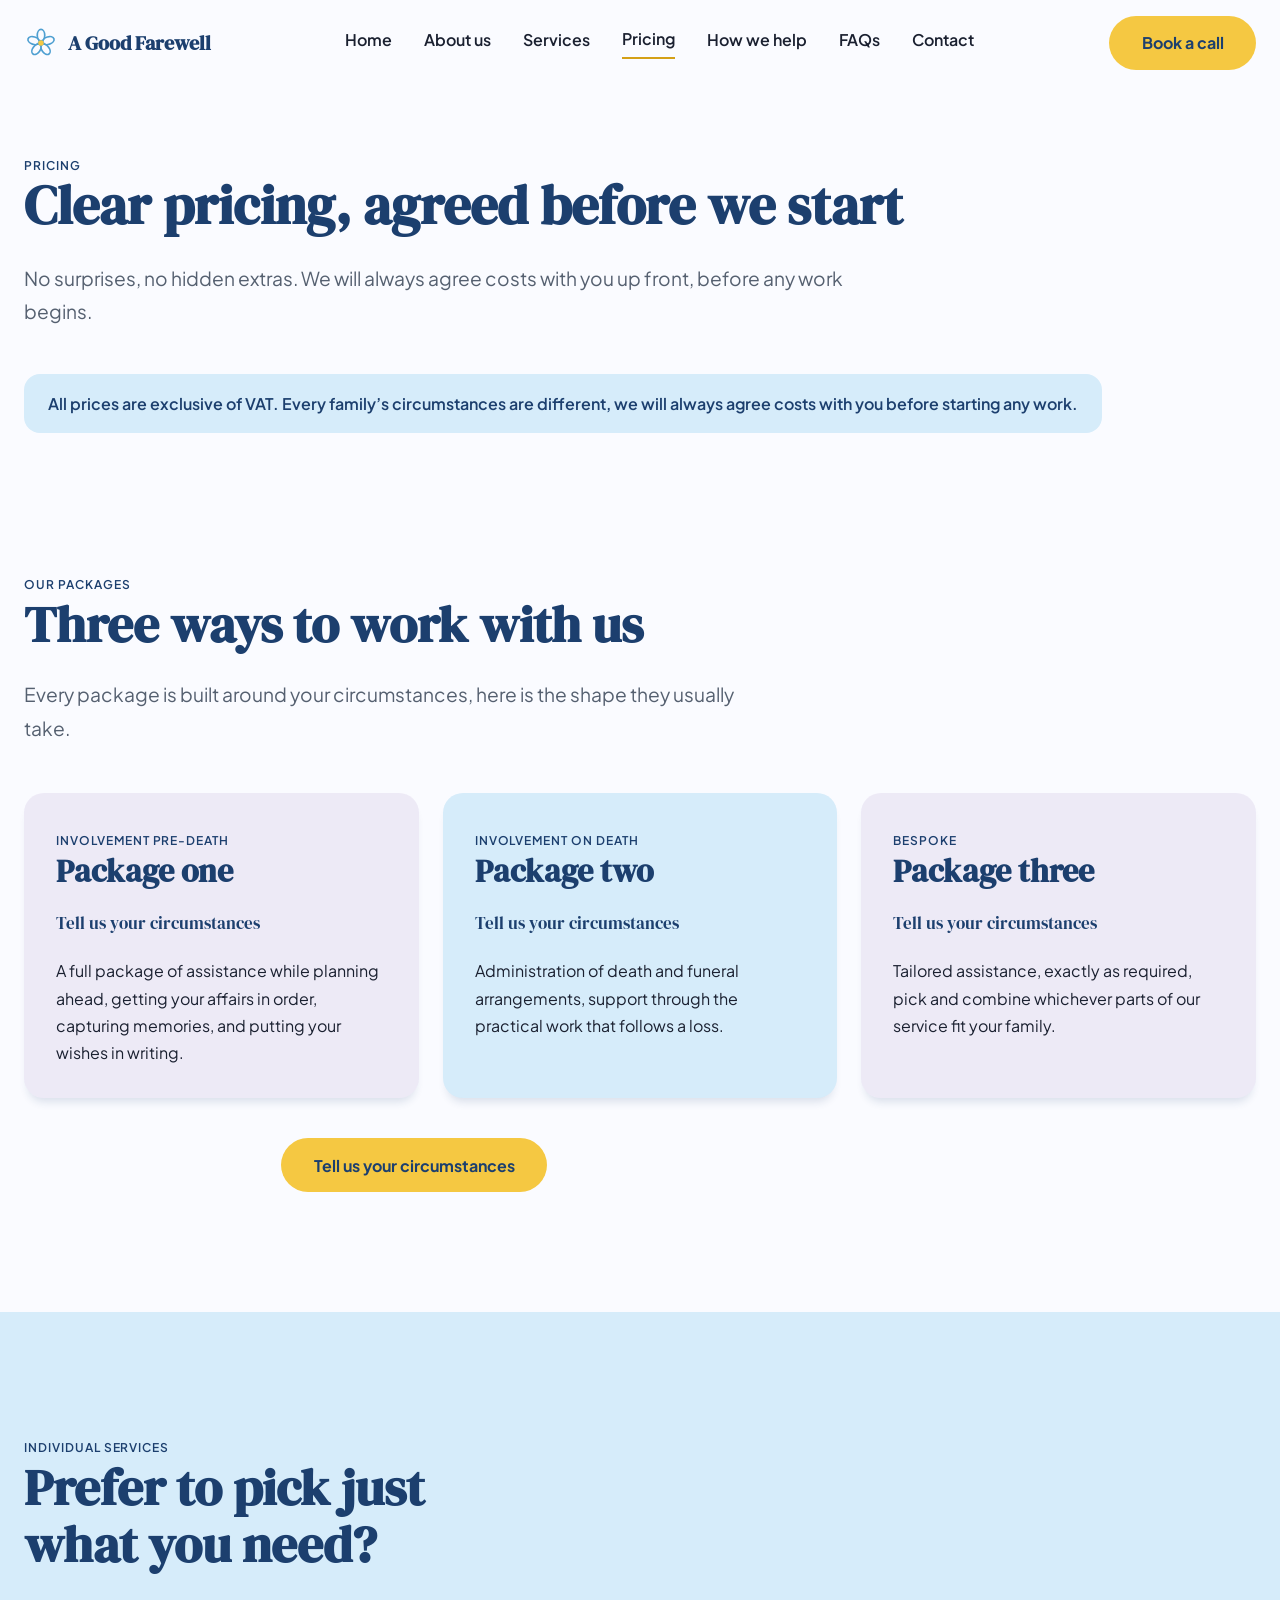
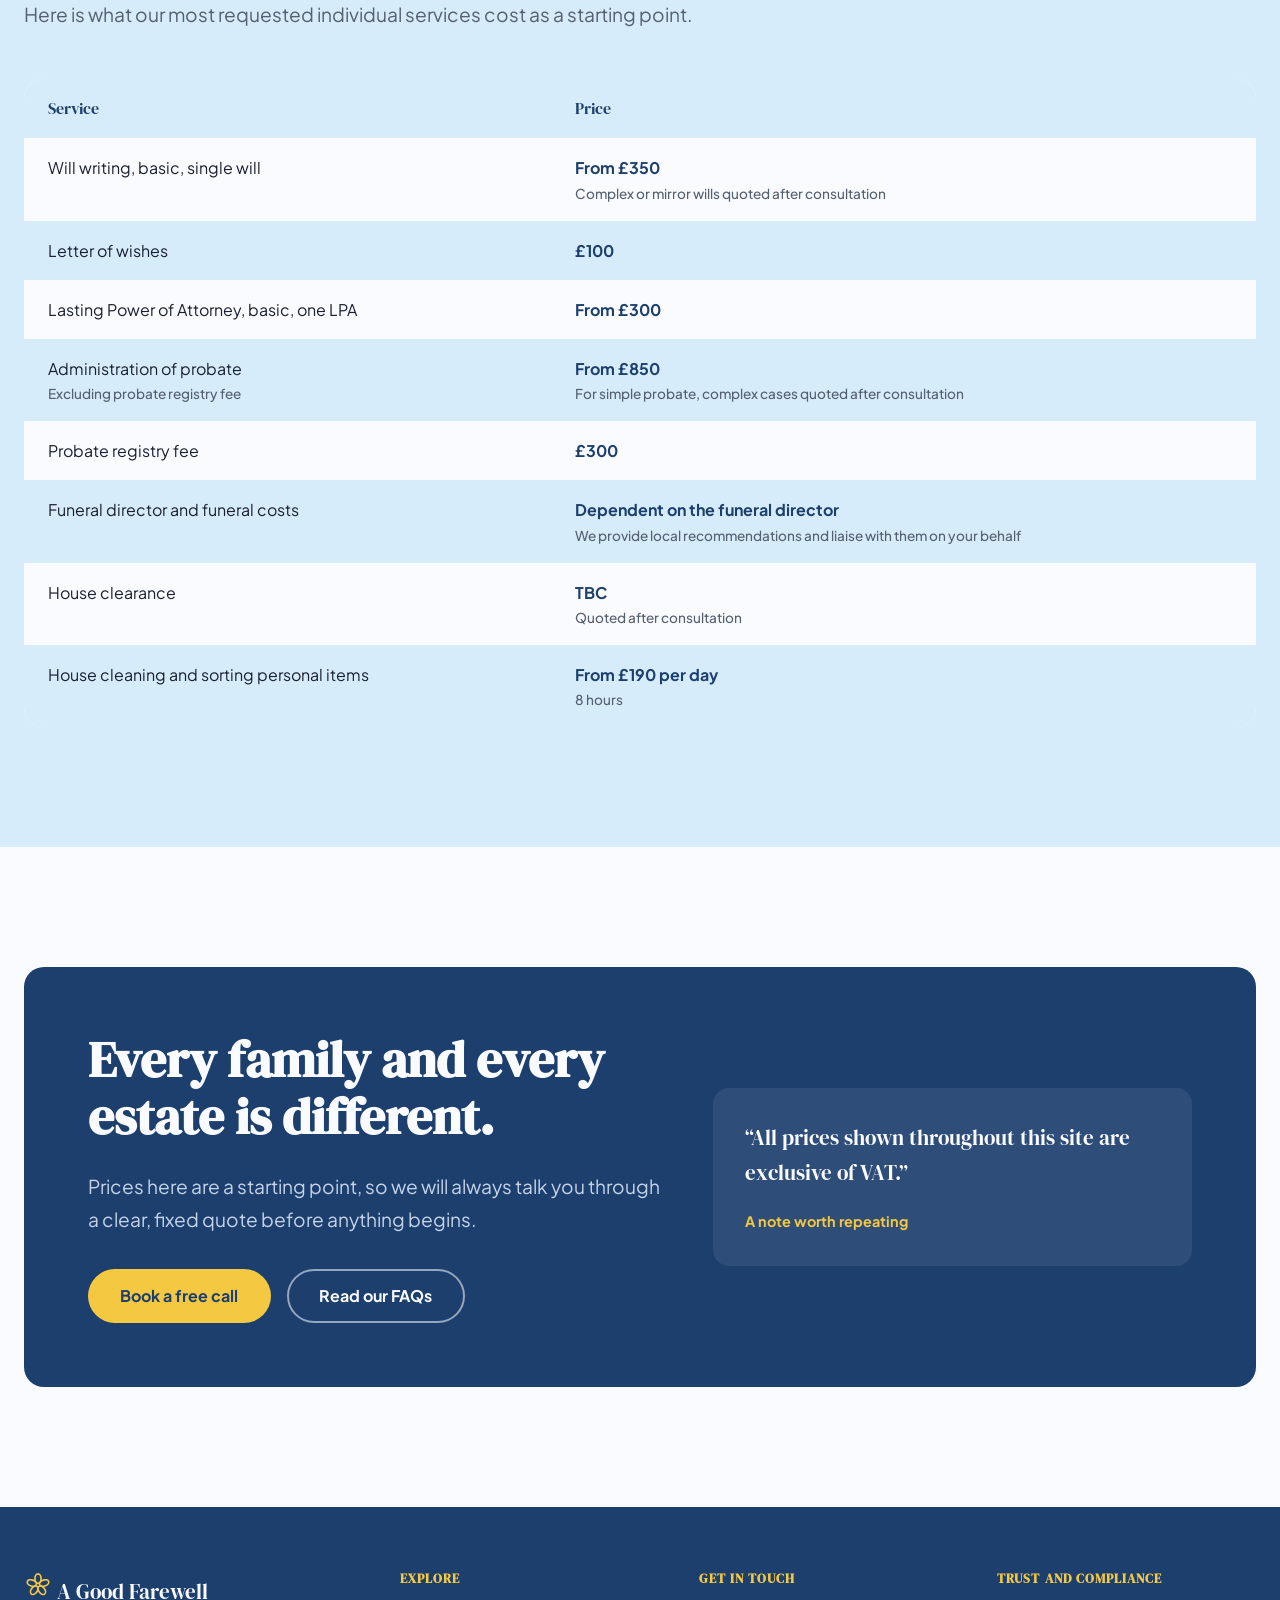
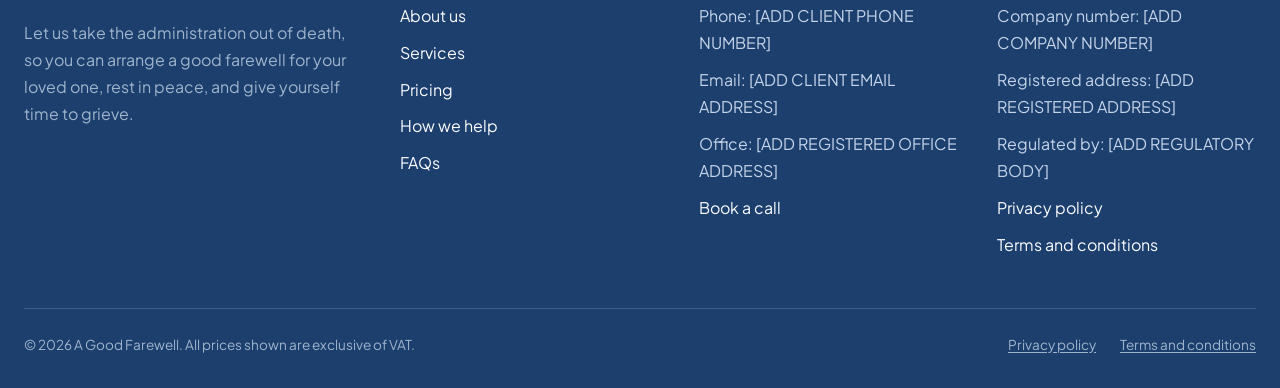
<file: pricing.html>
<!DOCTYPE html>
<html lang="en-GB">
<head>
<meta charset="UTF-8">
<meta name="viewport" content="width=device-width, initial-scale=1.0">
<title>Pricing | A Good Farewell</title>
<meta name="description" content="Clear, fixed-fee pricing for will writing, Lasting Power of Attorney, probate and practical support, all agreed with you up front, before any work begins.">
<link rel="canonical" href="https://operationsdoubled-cell.github.io/a-good-farewell/pricing.html">
<meta property="og:type" content="website">
<meta property="og:title" content="Pricing | A Good Farewell">
<meta property="og:description" content="Clear, fixed-fee pricing, agreed with you up front, before any work begins.">
<meta property="og:image" content="https://operationsdoubled-cell.github.io/a-good-farewell/images/service-wills.jpg">
<meta property="og:url" content="https://operationsdoubled-cell.github.io/a-good-farewell/pricing.html">
<meta name="twitter:card" content="summary_large_image">
<link rel="icon" href="favicon.svg" type="image/svg+xml">
<link rel="stylesheet" href="css/styles.css">
</head>
<body>
<a class="skip-link" href="#main">Skip to main content</a>

<header class="site-header">
  <div class="container nav-wrap">
    <a class="brand" href="index.html">
      <svg class="brand-mark" viewBox="0 0 100 100" aria-hidden="true" focusable="false">
        <g fill="none" stroke="var(--brand-blue)" stroke-width="5">
          <ellipse cx="50" cy="27" rx="11" ry="17" transform="rotate(0 50 50)"/>
          <ellipse cx="50" cy="27" rx="11" ry="17" transform="rotate(72 50 50)"/>
          <ellipse cx="50" cy="27" rx="11" ry="17" transform="rotate(144 50 50)"/>
          <ellipse cx="50" cy="27" rx="11" ry="17" transform="rotate(216 50 50)"/>
          <ellipse cx="50" cy="27" rx="11" ry="17" transform="rotate(288 50 50)"/>
        </g>
        <circle cx="50" cy="50" r="8" fill="var(--brand-yellow)"/>
      </svg>
      A Good Farewell
    </a>
    <nav class="primary-nav" aria-label="Primary">
      <a href="index.html">Home</a>
      <a href="about.html">About us</a>
      <a href="services.html">Services</a>
      <a href="pricing.html" aria-current="page">Pricing</a>
      <a href="how-it-works.html">How we help</a>
      <a href="faq.html">FAQs</a>
      <a href="contact.html">Contact</a>
    </nav>
    <a class="btn btn-primary nav-cta" href="contact.html">Book a call</a>
    <button class="nav-toggle" type="button" aria-expanded="false" aria-controls="nav-overlay" aria-label="Open menu">
      <span class="nav-toggle-icon"></span>
      <span class="visually-hidden">Menu</span>
    </button>
  </div>
</header>

<div class="nav-overlay" id="nav-overlay" role="dialog" aria-modal="true" aria-label="Menu" inert>
  <svg class="nav-overlay-motif" viewBox="0 0 100 100" aria-hidden="true" focusable="false">
    <g fill="none" stroke="#FAFBFF" stroke-width="4">
      <ellipse cx="50" cy="27" rx="11" ry="17" transform="rotate(0 50 50)"/>
      <ellipse cx="50" cy="27" rx="11" ry="17" transform="rotate(72 50 50)"/>
      <ellipse cx="50" cy="27" rx="11" ry="17" transform="rotate(144 50 50)"/>
      <ellipse cx="50" cy="27" rx="11" ry="17" transform="rotate(216 50 50)"/>
      <ellipse cx="50" cy="27" rx="11" ry="17" transform="rotate(288 50 50)"/>
    </g>
  </svg>
  <div class="nav-overlay-top">
    <span class="brand">A Good Farewell</span>
    <button class="nav-overlay-close" type="button" aria-label="Close menu">
      <svg viewBox="0 0 24 24" width="20" height="20" fill="none" stroke="currentColor" stroke-width="2" stroke-linecap="round"><path d="M5 5l14 14M19 5L5 19"/></svg>
    </button>
  </div>
  <ul class="nav-overlay-links">
    <li><a href="index.html">Home</a></li>
    <li><a href="about.html">About us</a></li>
    <li><a href="services.html">Services</a></li>
    <li><a href="pricing.html" aria-current="page">Pricing</a></li>
    <li><a href="how-it-works.html">How we help</a></li>
    <li><a href="faq.html">FAQs</a></li>
    <li><a href="contact.html">Contact</a></li>
  </ul>
  <div class="nav-overlay-cta">
    <a class="btn btn-primary btn-block" href="contact.html">Book a call</a>
  </div>
</div>

<main id="main">

  <section class="page-hero bg-cream">
    <div class="container">
      <span class="label">Pricing</span>
      <h1 class="h1-page">Clear pricing, agreed before we start</h1>
      <p class="body-lg text-muted" style="max-width:60ch;">No surprises, no hidden extras. We will always agree costs with you up front, before any work begins.</p>
      <div class="pricing-note" style="margin-top: var(--space-3); display:inline-block;">All prices are exclusive of VAT. Every family’s circumstances are different, we will always agree costs with you before starting any work.</div>
    </div>
  </section>

  <!-- Packages -->
  <section class="section bg-cream">
    <div class="container">
      <div class="section-head">
        <span class="label">Our packages</span>
        <h2>Three ways to work with us</h2>
        <p class="body-lg text-muted">Every package is built around your circumstances, here is the shape they usually take.</p>
      </div>
      <div class="grid grid-3">
        <div class="price-card tint-lavender">
          <span class="label">Involvement pre-death</span>
          <h3>Package one</h3>
          <p class="price-tag"><span class="tbc">Tell us your circumstances</span></p>
          <p>A full package of assistance while planning ahead, getting your affairs in order, capturing memories, and putting your wishes in writing.</p>
        </div>
        <div class="price-card tint-sky">
          <span class="label">Involvement on death</span>
          <h3>Package two</h3>
          <p class="price-tag"><span class="tbc">Tell us your circumstances</span></p>
          <p>Administration of death and funeral arrangements, support through the practical work that follows a loss.</p>
        </div>
        <div class="price-card tint-lavender">
          <span class="label">Bespoke</span>
          <h3>Package three</h3>
          <p class="price-tag"><span class="tbc">Tell us your circumstances</span></p>
          <p>Tailored assistance, exactly as required, pick and combine whichever parts of our service fit your family.</p>
        </div>
      </div>
      <p style="text-align:center; margin-top: var(--space-5);">
        <a class="btn btn-primary" href="contact.html">Tell us your circumstances</a>
      </p>
    </div>
  </section>

  <!-- Individual services -->
  <section class="section bg-sky">
    <div class="container">
      <div class="section-head">
        <span class="label">Individual services</span>
        <h2>Prefer to pick just what you need?</h2>
        <p class="body-lg text-muted">Here is what our most requested individual services cost as a starting point.</p>
      </div>
      <div class="table-scroll">
        <table class="price-table">
          <caption class="visually-hidden">Individual service prices, exclusive of VAT</caption>
          <thead>
            <tr>
              <th scope="col">Service</th>
              <th scope="col">Price</th>
            </tr>
          </thead>
          <tbody>
            <tr>
              <td>Will writing, basic, single will</td>
              <td class="price">From £350 <span class="fine">Complex or mirror wills quoted after consultation</span></td>
            </tr>
            <tr>
              <td>Letter of wishes</td>
              <td class="price">£100</td>
            </tr>
            <tr>
              <td>Lasting Power of Attorney, basic, one LPA</td>
              <td class="price">From £300</td>
            </tr>
            <tr>
              <td>Administration of probate <span class="fine">Excluding probate registry fee</span></td>
              <td class="price">From £850 <span class="fine">For simple probate, complex cases quoted after consultation</span></td>
            </tr>
            <tr>
              <td>Probate registry fee</td>
              <td class="price">£300</td>
            </tr>
            <tr>
              <td>Funeral director and funeral costs</td>
              <td class="price">Dependent on the funeral director <span class="fine">We provide local recommendations and liaise with them on your behalf</span></td>
            </tr>
            <tr>
              <td>House clearance</td>
              <td class="price">TBC <span class="fine">Quoted after consultation</span></td>
            </tr>
            <tr>
              <td>House cleaning and sorting personal items</td>
              <td class="price">From £190 per day <span class="fine">8 hours</span></td>
            </tr>
          </tbody>
        </table>
      </div>
    </div>
  </section>

  <section class="section bg-cream">
    <div class="container">
      <div class="cta-2" style="background:var(--brand-deep);">
        <div class="cta-2-grid">
          <div>
            <h2>Every family and every estate is different.</h2>
            <p class="body-lg">Prices here are a starting point, so we will always talk you through a clear, fixed quote before anything begins.</p>
            <div class="btn-row" style="margin-top: var(--space-4);">
              <a class="btn btn-primary" href="contact.html">Book a free call</a>
              <a class="btn btn-ghost-light" href="faq.html">Read our FAQs</a>
            </div>
          </div>
          <div class="cta-2-panel">
            <blockquote>“All prices shown throughout this site are exclusive of VAT.”</blockquote>
            <cite>A note worth repeating</cite>
          </div>
        </div>
      </div>
    </div>
  </section>

</main>

<footer class="site-footer">
  <div class="container">
    <div class="footer-grid">
      <div>
        <a class="footer-brand" href="index.html">
          <svg width="28" height="28" viewBox="0 0 100 100" aria-hidden="true" focusable="false">
            <g fill="none" stroke="#F5C842" stroke-width="6">
              <ellipse cx="50" cy="27" rx="11" ry="17" transform="rotate(0 50 50)"/>
              <ellipse cx="50" cy="27" rx="11" ry="17" transform="rotate(72 50 50)"/>
              <ellipse cx="50" cy="27" rx="11" ry="17" transform="rotate(144 50 50)"/>
              <ellipse cx="50" cy="27" rx="11" ry="17" transform="rotate(216 50 50)"/>
              <ellipse cx="50" cy="27" rx="11" ry="17" transform="rotate(288 50 50)"/>
            </g>
          </svg>
          A Good Farewell
        </a>
        <p style="color:#9FB4CB; max-width:38ch;">Let us take the administration out of death, so you can arrange a good farewell for your loved one, rest in peace, and give yourself time to grieve.</p>
      </div>
      <div>
        <h3>Explore</h3>
        <ul>
          <li><a href="about.html">About us</a></li>
          <li><a href="services.html">Services</a></li>
          <li><a href="pricing.html">Pricing</a></li>
          <li><a href="how-it-works.html">How we help</a></li>
          <li><a href="faq.html">FAQs</a></li>
        </ul>
      </div>
      <div>
        <h3>Get in touch</h3>
        <ul>
          <li>Phone: [ADD CLIENT PHONE NUMBER]</li>
          <li>Email: [ADD CLIENT EMAIL ADDRESS]</li>
          <li>Office: [ADD REGISTERED OFFICE ADDRESS]</li>
          <li><a href="contact.html">Book a call</a></li>
        </ul>
      </div>
      <div>
        <h3>Trust and compliance</h3>
        <ul>
          <li>Company number: [ADD COMPANY NUMBER]</li>
          <li>Registered address: [ADD REGISTERED ADDRESS]</li>
          <li>Regulated by: [ADD REGULATORY BODY]</li>
          <li><a href="privacy.html">Privacy policy</a></li>
          <li><a href="terms.html">Terms and conditions</a></li>
        </ul>
      </div>
    </div>
    <div class="footer-legal">
      <span>© 2026 A Good Farewell. All prices shown are exclusive of VAT.</span>
      <span class="legal-links">
        <a href="privacy.html">Privacy policy</a>
        <a href="terms.html">Terms and conditions</a>
      </span>
    </div>
  </div>
</footer>

<script src="js/main.js"></script>
</body>
</html>
</file>
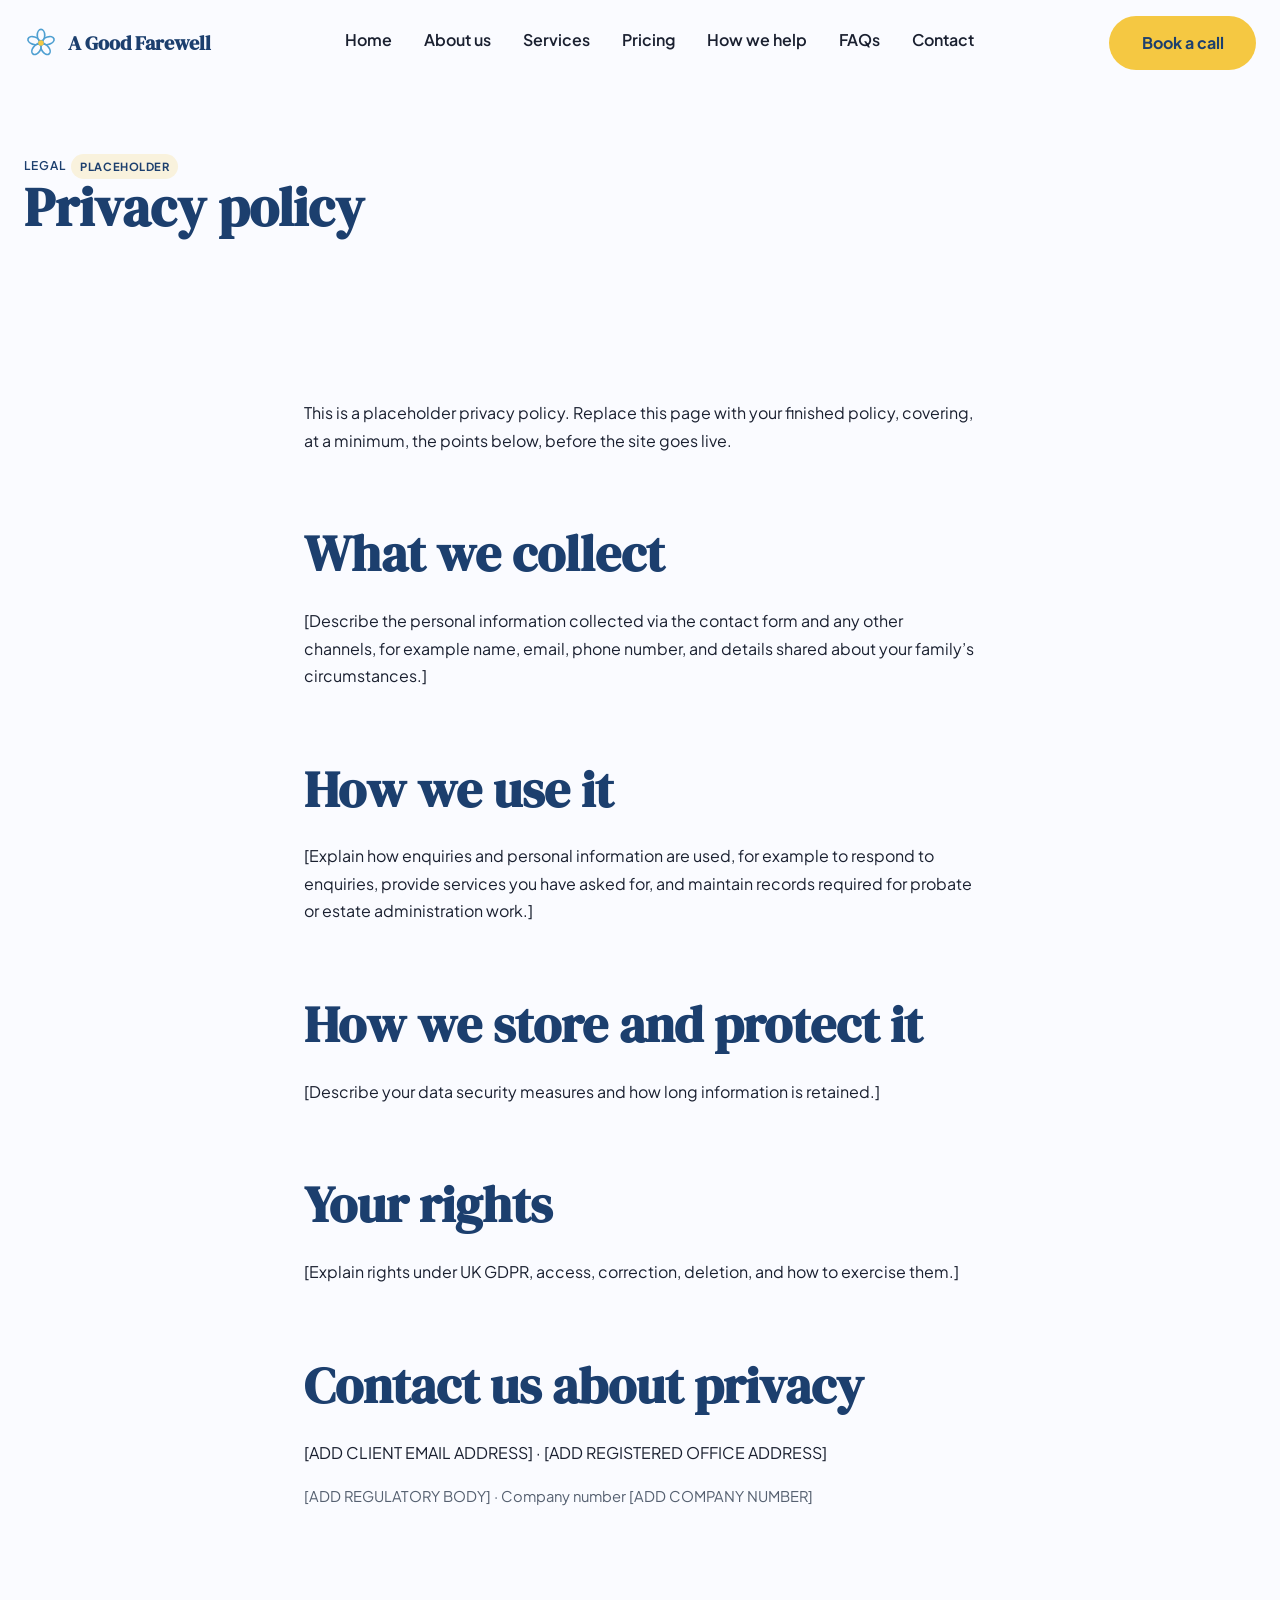
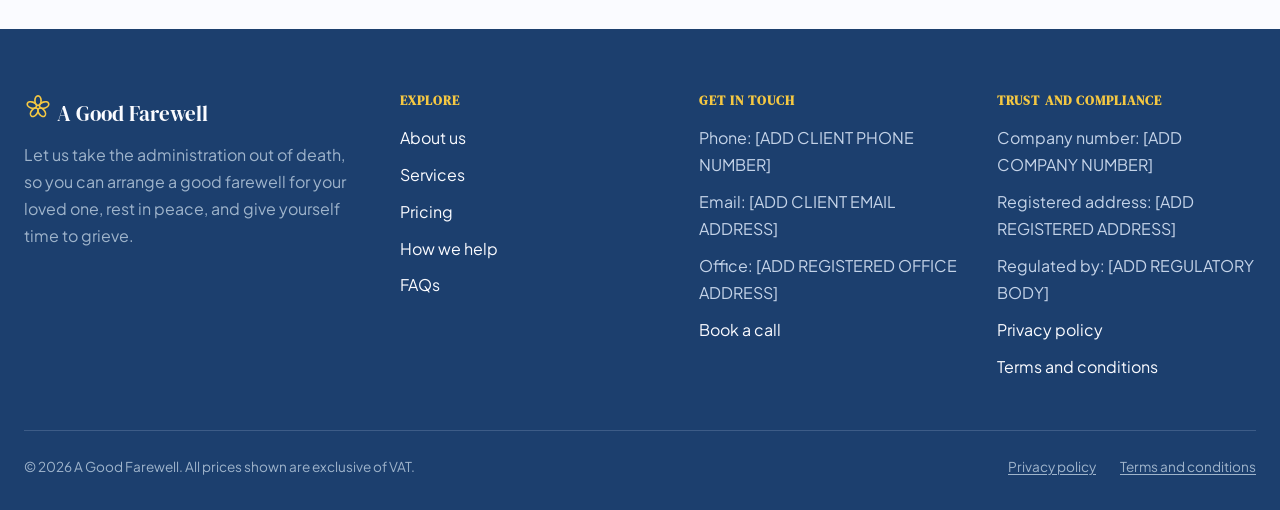
<file: privacy.html>
<!DOCTYPE html>
<html lang="en-GB">
<head>
<meta charset="UTF-8">
<meta name="viewport" content="width=device-width, initial-scale=1.0">
<title>Privacy Policy | A Good Farewell</title>
<meta name="description" content="How A Good Farewell collects, uses and protects your personal information.">
<link rel="canonical" href="https://operationsdoubled-cell.github.io/a-good-farewell/privacy.html">
<meta name="robots" content="noindex">
<link rel="icon" href="favicon.svg" type="image/svg+xml">
<link rel="stylesheet" href="css/styles.css">
</head>
<body>
<a class="skip-link" href="#main">Skip to main content</a>

<header class="site-header">
  <div class="container nav-wrap">
    <a class="brand" href="index.html">
      <svg class="brand-mark" viewBox="0 0 100 100" aria-hidden="true" focusable="false">
        <g fill="none" stroke="var(--brand-blue)" stroke-width="5">
          <ellipse cx="50" cy="27" rx="11" ry="17" transform="rotate(0 50 50)"/>
          <ellipse cx="50" cy="27" rx="11" ry="17" transform="rotate(72 50 50)"/>
          <ellipse cx="50" cy="27" rx="11" ry="17" transform="rotate(144 50 50)"/>
          <ellipse cx="50" cy="27" rx="11" ry="17" transform="rotate(216 50 50)"/>
          <ellipse cx="50" cy="27" rx="11" ry="17" transform="rotate(288 50 50)"/>
        </g>
        <circle cx="50" cy="50" r="8" fill="var(--brand-yellow)"/>
      </svg>
      A Good Farewell
    </a>
    <nav class="primary-nav" aria-label="Primary">
      <a href="index.html">Home</a>
      <a href="about.html">About us</a>
      <a href="services.html">Services</a>
      <a href="pricing.html">Pricing</a>
      <a href="how-it-works.html">How we help</a>
      <a href="faq.html">FAQs</a>
      <a href="contact.html">Contact</a>
    </nav>
    <a class="btn btn-primary nav-cta" href="contact.html">Book a call</a>
    <button class="nav-toggle" type="button" aria-expanded="false" aria-controls="nav-overlay" aria-label="Open menu">
      <span class="nav-toggle-icon"></span>
      <span class="visually-hidden">Menu</span>
    </button>
  </div>
</header>

<div class="nav-overlay" id="nav-overlay" role="dialog" aria-modal="true" aria-label="Menu" inert>
  <svg class="nav-overlay-motif" viewBox="0 0 100 100" aria-hidden="true" focusable="false">
    <g fill="none" stroke="#FAFBFF" stroke-width="4">
      <ellipse cx="50" cy="27" rx="11" ry="17" transform="rotate(0 50 50)"/>
      <ellipse cx="50" cy="27" rx="11" ry="17" transform="rotate(72 50 50)"/>
      <ellipse cx="50" cy="27" rx="11" ry="17" transform="rotate(144 50 50)"/>
      <ellipse cx="50" cy="27" rx="11" ry="17" transform="rotate(216 50 50)"/>
      <ellipse cx="50" cy="27" rx="11" ry="17" transform="rotate(288 50 50)"/>
    </g>
  </svg>
  <div class="nav-overlay-top">
    <span class="brand">A Good Farewell</span>
    <button class="nav-overlay-close" type="button" aria-label="Close menu">
      <svg viewBox="0 0 24 24" width="20" height="20" fill="none" stroke="currentColor" stroke-width="2" stroke-linecap="round"><path d="M5 5l14 14M19 5L5 19"/></svg>
    </button>
  </div>
  <ul class="nav-overlay-links">
    <li><a href="index.html">Home</a></li>
    <li><a href="about.html">About us</a></li>
    <li><a href="services.html">Services</a></li>
    <li><a href="pricing.html">Pricing</a></li>
    <li><a href="how-it-works.html">How we help</a></li>
    <li><a href="faq.html">FAQs</a></li>
    <li><a href="contact.html">Contact</a></li>
  </ul>
  <div class="nav-overlay-cta">
    <a class="btn btn-primary btn-block" href="contact.html">Book a call</a>
  </div>
</div>

<main id="main">
  <section class="page-hero bg-cream">
    <div class="container">
      <span class="label">Legal<span class="badge-placeholder">Placeholder</span></span>
      <h1 class="h1-page">Privacy policy</h1>
    </div>
  </section>

  <section class="section bg-cream">
    <div class="container text-page">
      <p>This is a placeholder privacy policy. Replace this page with your finished policy, covering, at a minimum, the points below, before the site goes live.</p>

      <h2>What we collect</h2>
      <p>[Describe the personal information collected via the contact form and any other channels, for example name, email, phone number, and details shared about your family’s circumstances.]</p>

      <h2>How we use it</h2>
      <p>[Explain how enquiries and personal information are used, for example to respond to enquiries, provide services you have asked for, and maintain records required for probate or estate administration work.]</p>

      <h2>How we store and protect it</h2>
      <p>[Describe your data security measures and how long information is retained.]</p>

      <h2>Your rights</h2>
      <p>[Explain rights under UK GDPR, access, correction, deletion, and how to exercise them.]</p>

      <h2>Contact us about privacy</h2>
      <p>[ADD CLIENT EMAIL ADDRESS] · [ADD REGISTERED OFFICE ADDRESS]</p>

      <p class="form-note">[ADD REGULATORY BODY] · Company number [ADD COMPANY NUMBER]</p>
    </div>
  </section>
</main>

<footer class="site-footer">
  <div class="container">
    <div class="footer-grid">
      <div>
        <a class="footer-brand" href="index.html">
          <svg width="28" height="28" viewBox="0 0 100 100" aria-hidden="true" focusable="false">
            <g fill="none" stroke="#F5C842" stroke-width="6">
              <ellipse cx="50" cy="27" rx="11" ry="17" transform="rotate(0 50 50)"/>
              <ellipse cx="50" cy="27" rx="11" ry="17" transform="rotate(72 50 50)"/>
              <ellipse cx="50" cy="27" rx="11" ry="17" transform="rotate(144 50 50)"/>
              <ellipse cx="50" cy="27" rx="11" ry="17" transform="rotate(216 50 50)"/>
              <ellipse cx="50" cy="27" rx="11" ry="17" transform="rotate(288 50 50)"/>
            </g>
          </svg>
          A Good Farewell
        </a>
        <p style="color:#9FB4CB; max-width:38ch;">Let us take the administration out of death, so you can arrange a good farewell for your loved one, rest in peace, and give yourself time to grieve.</p>
      </div>
      <div>
        <h3>Explore</h3>
        <ul>
          <li><a href="about.html">About us</a></li>
          <li><a href="services.html">Services</a></li>
          <li><a href="pricing.html">Pricing</a></li>
          <li><a href="how-it-works.html">How we help</a></li>
          <li><a href="faq.html">FAQs</a></li>
        </ul>
      </div>
      <div>
        <h3>Get in touch</h3>
        <ul>
          <li>Phone: [ADD CLIENT PHONE NUMBER]</li>
          <li>Email: [ADD CLIENT EMAIL ADDRESS]</li>
          <li>Office: [ADD REGISTERED OFFICE ADDRESS]</li>
          <li><a href="contact.html">Book a call</a></li>
        </ul>
      </div>
      <div>
        <h3>Trust and compliance</h3>
        <ul>
          <li>Company number: [ADD COMPANY NUMBER]</li>
          <li>Registered address: [ADD REGISTERED ADDRESS]</li>
          <li>Regulated by: [ADD REGULATORY BODY]</li>
          <li><a href="privacy.html">Privacy policy</a></li>
          <li><a href="terms.html">Terms and conditions</a></li>
        </ul>
      </div>
    </div>
    <div class="footer-legal">
      <span>© 2026 A Good Farewell. All prices shown are exclusive of VAT.</span>
      <span class="legal-links">
        <a href="privacy.html">Privacy policy</a>
        <a href="terms.html">Terms and conditions</a>
      </span>
    </div>
  </div>
</footer>

<script src="js/main.js"></script>
</body>
</html>
</file>
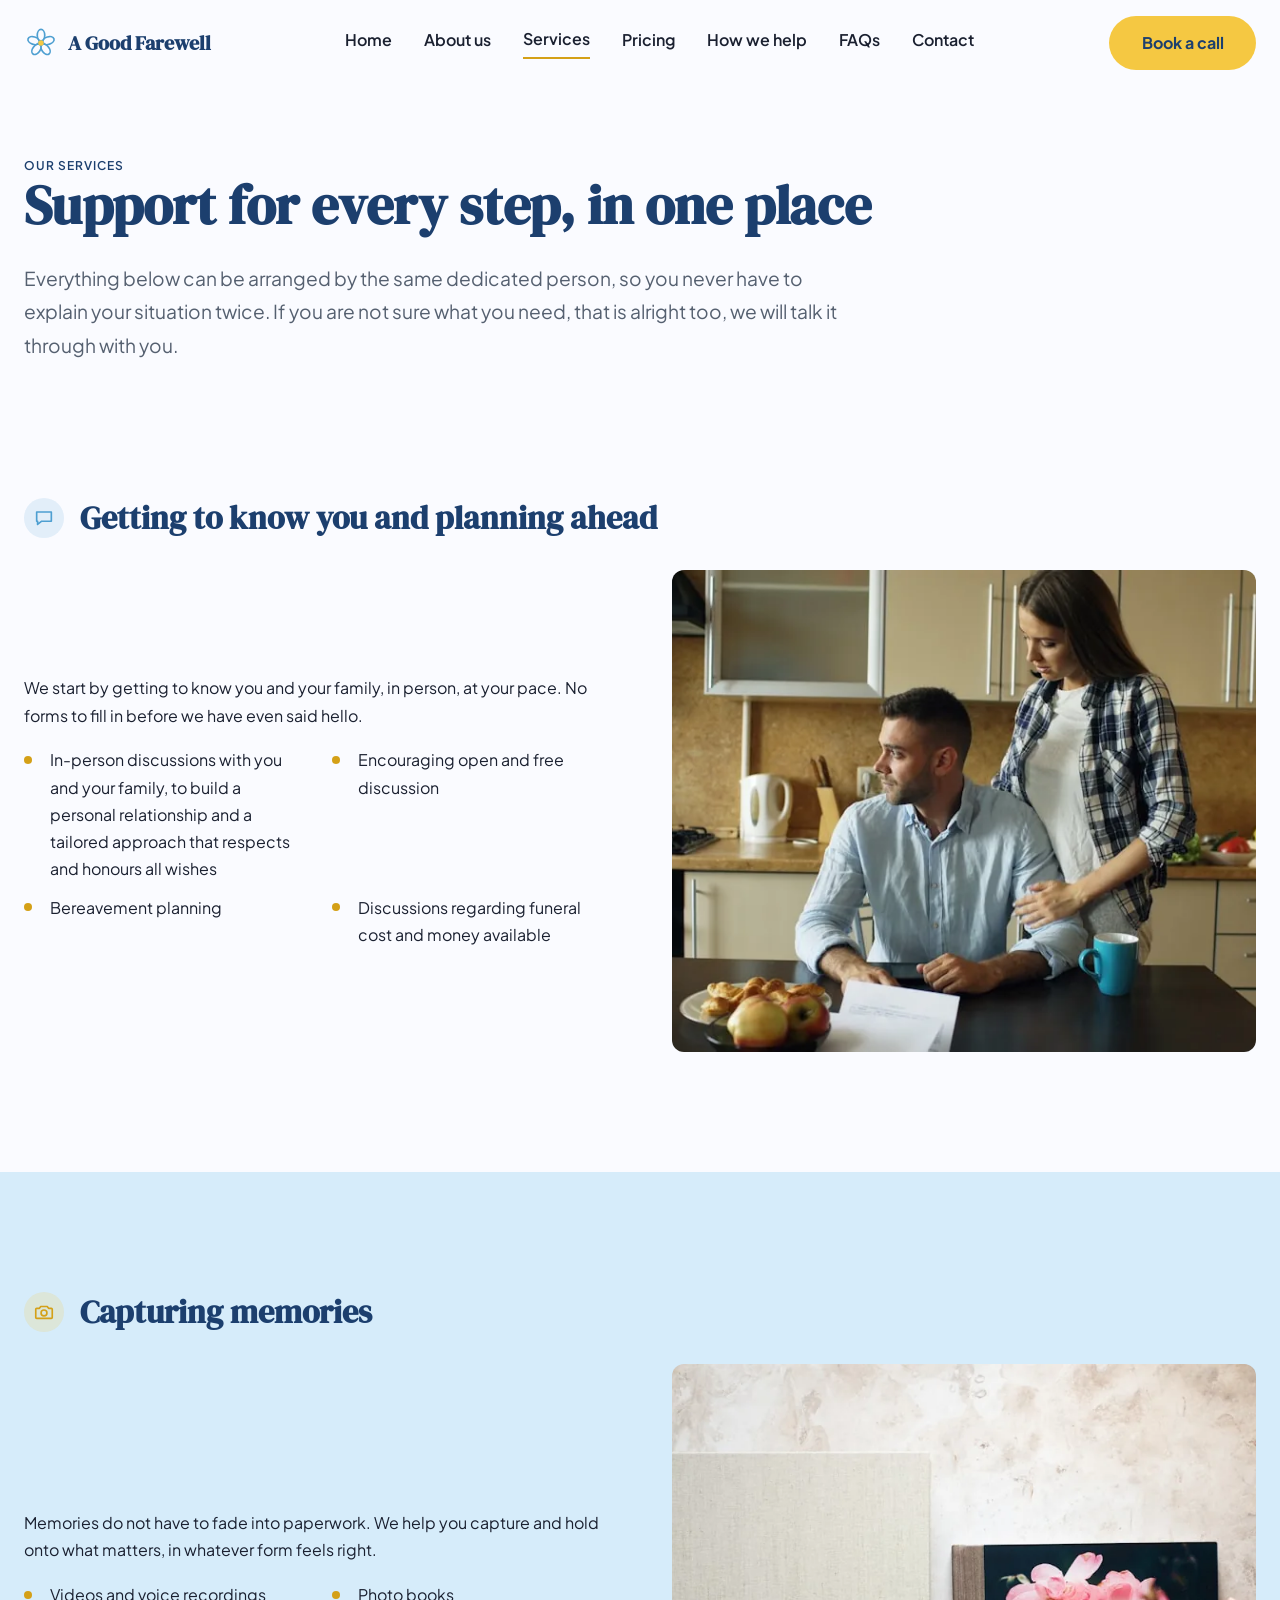
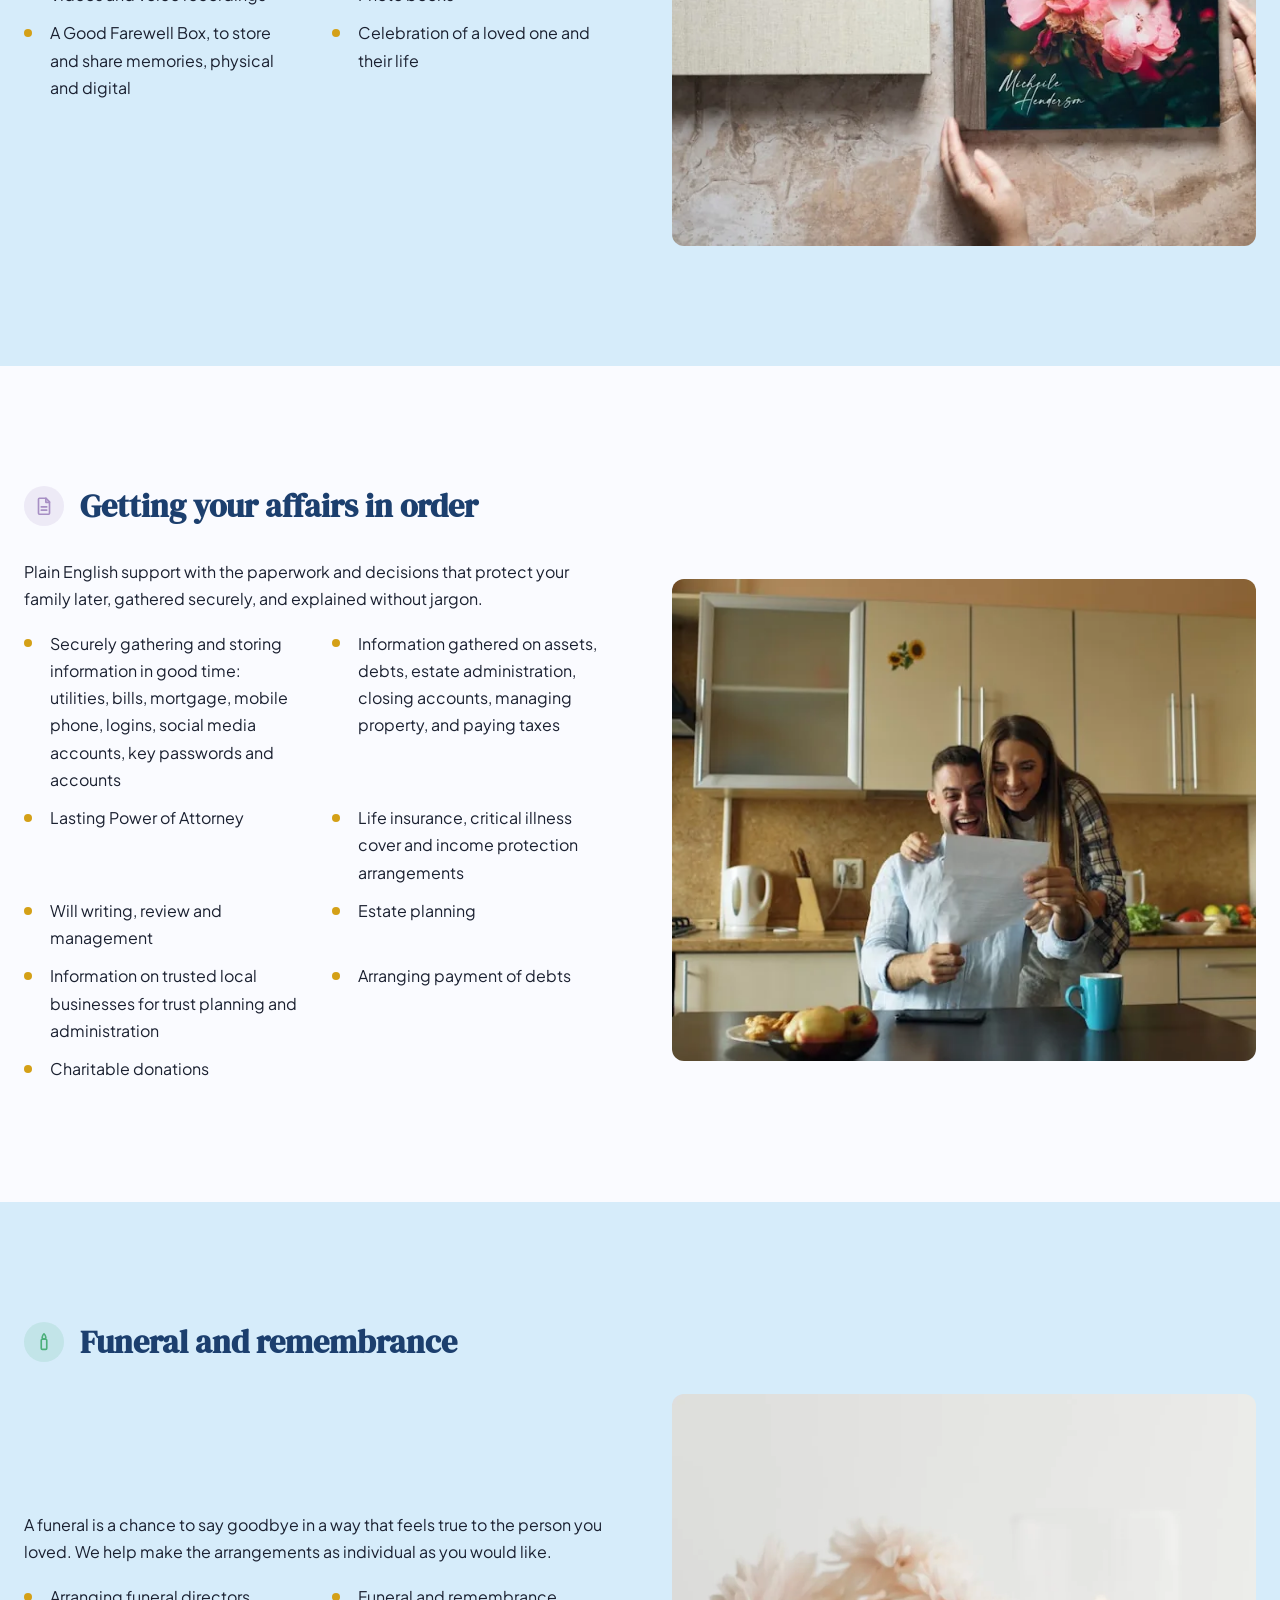
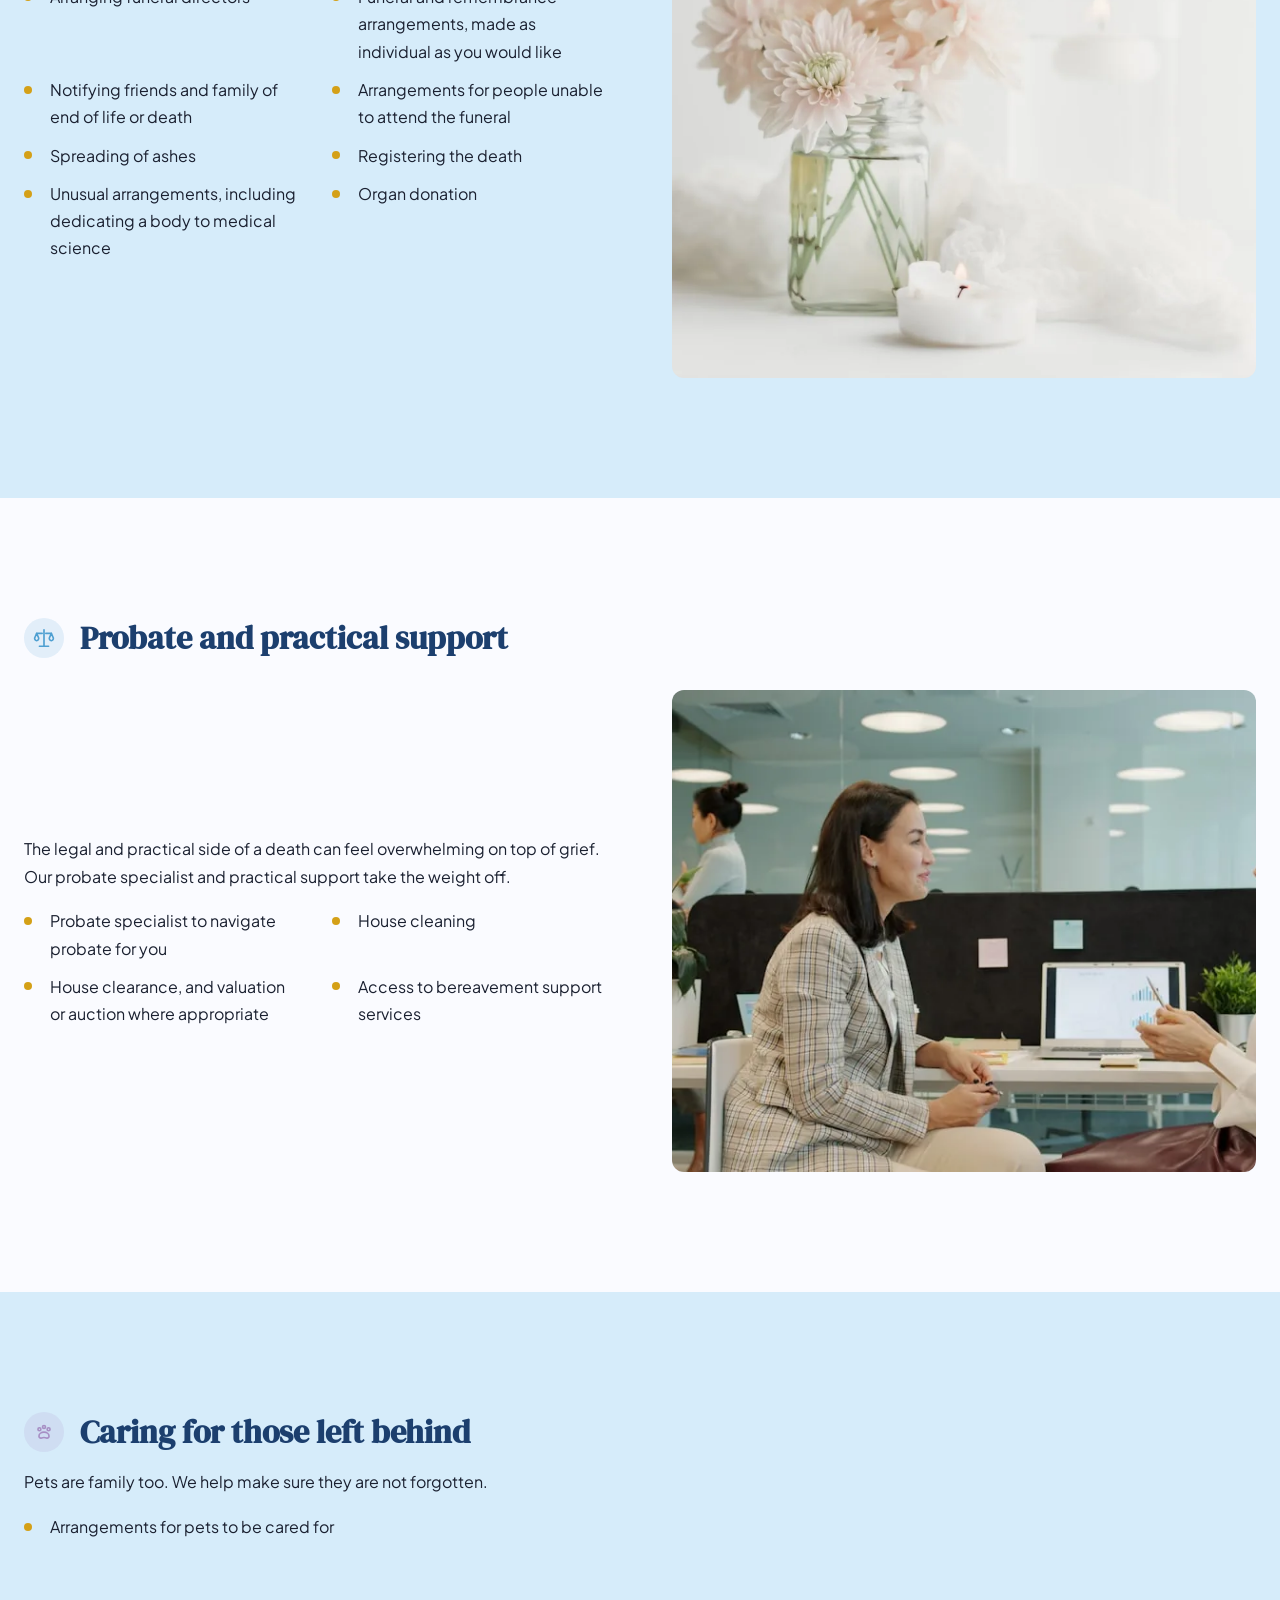
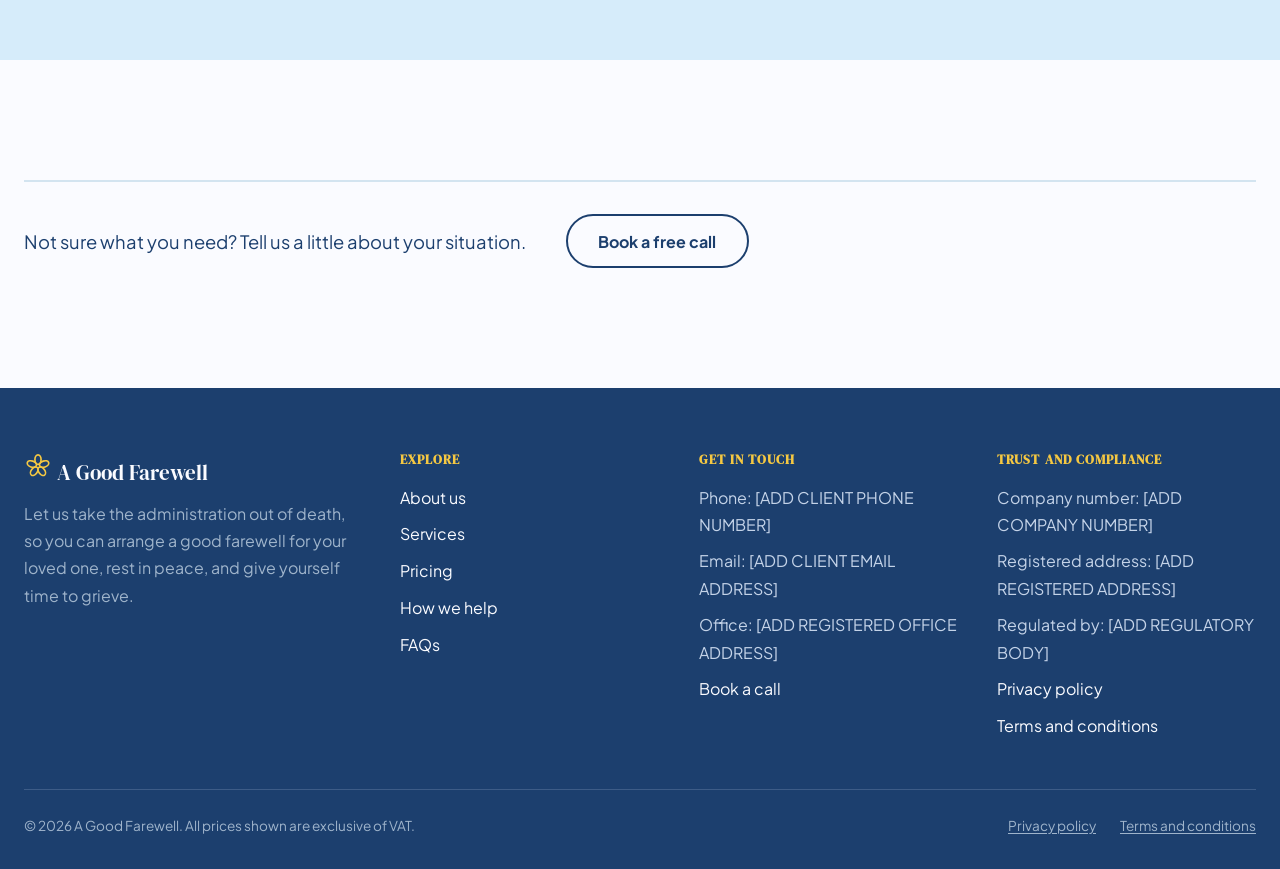
<file: services.html>
<!DOCTYPE html>
<html lang="en-GB">
<head>
<meta charset="UTF-8">
<meta name="viewport" content="width=device-width, initial-scale=1.0">
<title>Our Services | A Good Farewell</title>
<meta name="description" content="From planning ahead to funerals, probate and memory keeping — a full, plain-English list of how A Good Farewell can support you and your family.">
<link rel="canonical" href="https://operationsdoubled-cell.github.io/a-good-farewell/services.html">
<meta property="og:type" content="website">
<meta property="og:title" content="Our Services | A Good Farewell">
<meta property="og:description" content="From planning ahead to funerals, probate and memory keeping, how A Good Farewell can support you and your family.">
<meta property="og:image" content="https://operationsdoubled-cell.github.io/a-good-farewell/images/service-planning.jpg">
<meta property="og:url" content="https://operationsdoubled-cell.github.io/a-good-farewell/services.html">
<meta name="twitter:card" content="summary_large_image">
<link rel="icon" href="favicon.svg" type="image/svg+xml">
<link rel="stylesheet" href="css/styles.css">
</head>
<body>
<a class="skip-link" href="#main">Skip to main content</a>

<header class="site-header">
  <div class="container nav-wrap">
    <a class="brand" href="index.html">
      <svg class="brand-mark" viewBox="0 0 100 100" aria-hidden="true" focusable="false">
        <g fill="none" stroke="var(--brand-blue)" stroke-width="5">
          <ellipse cx="50" cy="27" rx="11" ry="17" transform="rotate(0 50 50)"/>
          <ellipse cx="50" cy="27" rx="11" ry="17" transform="rotate(72 50 50)"/>
          <ellipse cx="50" cy="27" rx="11" ry="17" transform="rotate(144 50 50)"/>
          <ellipse cx="50" cy="27" rx="11" ry="17" transform="rotate(216 50 50)"/>
          <ellipse cx="50" cy="27" rx="11" ry="17" transform="rotate(288 50 50)"/>
        </g>
        <circle cx="50" cy="50" r="8" fill="var(--brand-yellow)"/>
      </svg>
      A Good Farewell
    </a>
    <nav class="primary-nav" aria-label="Primary">
      <a href="index.html">Home</a>
      <a href="about.html">About us</a>
      <a href="services.html" aria-current="page">Services</a>
      <a href="pricing.html">Pricing</a>
      <a href="how-it-works.html">How we help</a>
      <a href="faq.html">FAQs</a>
      <a href="contact.html">Contact</a>
    </nav>
    <a class="btn btn-primary nav-cta" href="contact.html">Book a call</a>
    <button class="nav-toggle" type="button" aria-expanded="false" aria-controls="nav-overlay" aria-label="Open menu">
      <span class="nav-toggle-icon"></span>
      <span class="visually-hidden">Menu</span>
    </button>
  </div>
</header>

<div class="nav-overlay" id="nav-overlay" role="dialog" aria-modal="true" aria-label="Menu" inert>
  <svg class="nav-overlay-motif" viewBox="0 0 100 100" aria-hidden="true" focusable="false">
    <g fill="none" stroke="#FAFBFF" stroke-width="4">
      <ellipse cx="50" cy="27" rx="11" ry="17" transform="rotate(0 50 50)"/>
      <ellipse cx="50" cy="27" rx="11" ry="17" transform="rotate(72 50 50)"/>
      <ellipse cx="50" cy="27" rx="11" ry="17" transform="rotate(144 50 50)"/>
      <ellipse cx="50" cy="27" rx="11" ry="17" transform="rotate(216 50 50)"/>
      <ellipse cx="50" cy="27" rx="11" ry="17" transform="rotate(288 50 50)"/>
    </g>
  </svg>
  <div class="nav-overlay-top">
    <span class="brand">A Good Farewell</span>
    <button class="nav-overlay-close" type="button" aria-label="Close menu">
      <svg viewBox="0 0 24 24" width="20" height="20" fill="none" stroke="currentColor" stroke-width="2" stroke-linecap="round"><path d="M5 5l14 14M19 5L5 19"/></svg>
    </button>
  </div>
  <ul class="nav-overlay-links">
    <li><a href="index.html">Home</a></li>
    <li><a href="about.html">About us</a></li>
    <li><a href="services.html" aria-current="page">Services</a></li>
    <li><a href="pricing.html">Pricing</a></li>
    <li><a href="how-it-works.html">How we help</a></li>
    <li><a href="faq.html">FAQs</a></li>
    <li><a href="contact.html">Contact</a></li>
  </ul>
  <div class="nav-overlay-cta">
    <a class="btn btn-primary btn-block" href="contact.html">Book a call</a>
  </div>
</div>

<main id="main">

  <section class="page-hero bg-cream">
    <div class="container">
      <span class="label">Our services</span>
      <h1 class="h1-page">Support for every step, in one place</h1>
      <p class="body-lg text-muted" style="max-width:60ch;">Everything below can be arranged by the same dedicated person, so you never have to explain your situation twice. If you are not sure what you need, that is alright too, we will talk it through with you.</p>
    </div>
  </section>

  <!-- Getting to know you and planning ahead -->
  <section class="section bg-cream" id="planning">
    <div class="container">
      <h2 class="visually-hidden">Categories of support</h2>
      <div class="category-block">
        <h3>
          <span class="icon-chip chip-blue" aria-hidden="true">
            <svg viewBox="0 0 24 24" width="22" height="22" fill="none" stroke="currentColor" stroke-width="1.8" stroke-linecap="round" stroke-linejoin="round"><path d="M4 5.5h16v10H9.5L5 19v-3.5H4Z"/></svg>
          </span>
          Getting to know you and planning ahead
        </h3>
        <div class="two-col" style="margin-top: var(--space-4);">
          <div>
            <p>We start by getting to know you and your family, in person, at your pace. No forms to fill in before we have even said hello.</p>
            <ul class="service-list">
              <li>In-person discussions with you and your family, to build a personal relationship and a tailored approach that respects and honours all wishes</li>
              <li>Encouraging open and free discussion</li>
              <li>Bereavement planning</li>
              <li>Discussions regarding funeral cost and money available</li>
            </ul>
          </div>
          <div class="photo" style="aspect-ratio:4/3.3;">
            <img src="images/service-planning.webp" alt="A couple having a calm, supportive conversation together in their kitchen." width="900" height="506" loading="lazy">
          </div>
        </div>
      </div>
    </div>
  </section>

  <!-- Capturing memories -->
  <section class="section bg-sky" id="memories">
    <div class="container">
      <div class="category-block">
        <h3>
          <span class="icon-chip chip-yellow" aria-hidden="true">
            <svg viewBox="0 0 24 24" width="22" height="22" fill="none" stroke="currentColor" stroke-width="1.8" stroke-linecap="round" stroke-linejoin="round"><path d="M4 8h3l1.5-2h7L17 8h3a1 1 0 0 1 1 1v9a1 1 0 0 1-1 1H4a1 1 0 0 1-1-1V9a1 1 0 0 1 1-1Z"/><circle cx="12" cy="13" r="3.2"/></svg>
          </span>
          Capturing memories
        </h3>
        <div class="two-col reverse" style="margin-top: var(--space-4);">
          <div class="photo" style="aspect-ratio:4/3.3;">
            <img src="images/service-memory.webp" alt="A Good Farewell memory box, with hands placing a personalised photo book beside it." width="900" height="600" loading="lazy">
          </div>
          <div>
            <p>Memories do not have to fade into paperwork. We help you capture and hold onto what matters, in whatever form feels right.</p>
            <ul class="service-list">
              <li>Videos and voice recordings</li>
              <li>Photo books</li>
              <li>A Good Farewell Box, to store and share memories, physical and digital</li>
              <li>Celebration of a loved one and their life</li>
            </ul>
          </div>
        </div>
      </div>
    </div>
  </section>

  <!-- Getting your affairs in order -->
  <section class="section bg-cream" id="affairs">
    <div class="container">
      <div class="category-block">
        <h3>
          <span class="icon-chip chip-lavender" aria-hidden="true">
            <svg viewBox="0 0 24 24" width="22" height="22" fill="none" stroke="currentColor" stroke-width="1.8" stroke-linecap="round" stroke-linejoin="round"><path d="M7 3.5h7l4 4V20a1 1 0 0 1-1 1H7a1 1 0 0 1-1-1V4.5a1 1 0 0 1 1-1Z"/><path d="M14 3.5V8h4"/><path d="M9 13h6M9 16.5h6"/></svg>
          </span>
          Getting your affairs in order
        </h3>
        <div class="two-col" style="margin-top: var(--space-4);">
          <div>
            <p>Plain English support with the paperwork and decisions that protect your family later, gathered securely, and explained without jargon.</p>
            <ul class="service-list">
              <li>Securely gathering and storing information in good time: utilities, bills, mortgage, mobile phone, logins, social media accounts, key passwords and accounts</li>
              <li>Information gathered on assets, debts, estate administration, closing accounts, managing property, and paying taxes</li>
              <li>Lasting Power of Attorney</li>
              <li>Life insurance, critical illness cover and income protection arrangements</li>
              <li>Will writing, review and management</li>
              <li>Estate planning</li>
              <li>Information on trusted local businesses for trust planning and administration</li>
              <li>Arranging payment of debts</li>
              <li>Charitable donations</li>
            </ul>
          </div>
          <div class="photo" style="aspect-ratio:4/3.3;">
            <img src="images/service-wills.webp" alt="A couple reviewing a document together at their kitchen table." width="900" height="506" loading="lazy">
          </div>
        </div>
      </div>
    </div>
  </section>

  <!-- Funeral and remembrance -->
  <section class="section bg-sky" id="funeral">
    <div class="container">
      <div class="category-block">
        <h3>
          <span class="icon-chip chip-leaf" aria-hidden="true">
            <svg viewBox="0 0 24 24" width="22" height="22" fill="none" stroke="currentColor" stroke-width="1.8" stroke-linecap="round" stroke-linejoin="round"><path d="M12 3s2 2.2 2 3.8A2 2 0 0 1 10 6.8C10 5.2 12 3 12 3Z"/><rect x="9" y="9" width="6" height="11" rx="1.2"/></svg>
          </span>
          Funeral and remembrance
        </h3>
        <div class="two-col reverse" style="margin-top: var(--space-4);">
          <div class="photo" style="aspect-ratio:1/1;">
            <img src="images/service-funeral.webp" alt="Soft pink flowers in a glass jar beside a lit candle, a gentle remembrance scene." width="900" height="900" loading="lazy">
          </div>
          <div>
            <p>A funeral is a chance to say goodbye in a way that feels true to the person you loved. We help make the arrangements as individual as you would like.</p>
            <ul class="service-list">
              <li>Arranging funeral directors</li>
              <li>Funeral and remembrance arrangements, made as individual as you would like</li>
              <li>Notifying friends and family of end of life or death</li>
              <li>Arrangements for people unable to attend the funeral</li>
              <li>Spreading of ashes</li>
              <li>Registering the death</li>
              <li>Unusual arrangements, including dedicating a body to medical science</li>
              <li>Organ donation</li>
            </ul>
          </div>
        </div>
      </div>
    </div>
  </section>

  <!-- Probate and practical support -->
  <section class="section bg-cream" id="probate">
    <div class="container">
      <div class="category-block">
        <h3>
          <span class="icon-chip chip-blue" aria-hidden="true">
            <svg viewBox="0 0 24 24" width="22" height="22" fill="none" stroke="currentColor" stroke-width="1.8" stroke-linecap="round" stroke-linejoin="round"><path d="M12 3v18M7 21h10"/><path d="M4 7h6M14 7h6"/><path d="M4 7l-2.2 5A2.6 2.6 0 0 0 4 15a2.6 2.6 0 0 0 2.2-3ZM20 7l-2.2 5A2.6 2.6 0 0 0 20 15a2.6 2.6 0 0 0 2.2-3Z"/></svg>
          </span>
          Probate and practical support
        </h3>
        <div class="two-col" style="margin-top: var(--space-4);">
          <div>
            <p>The legal and practical side of a death can feel overwhelming on top of grief. Our probate specialist and practical support take the weight off.</p>
            <ul class="service-list">
              <li>Probate specialist to navigate probate for you</li>
              <li>House cleaning</li>
              <li>House clearance, and valuation or auction where appropriate</li>
              <li>Access to bereavement support services</li>
            </ul>
          </div>
          <div class="photo" style="aspect-ratio:4/3.3;">
            <img src="images/service-probate.webp" alt="Two advisors in a bright office having a warm, attentive conversation." width="900" height="506" loading="lazy">
          </div>
        </div>
      </div>
    </div>
  </section>

  <!-- Caring for those left behind -->
  <section class="section bg-sky" id="pets">
    <div class="container">
      <div class="category-block" style="max-width: var(--max-reading);">
        <h3>
          <span class="icon-chip chip-lavender" aria-hidden="true">
            <svg viewBox="0 0 24 24" width="22" height="22" fill="none" stroke="currentColor" stroke-width="1.8" stroke-linecap="round" stroke-linejoin="round"><circle cx="7" cy="9" r="1.6"/><circle cx="12" cy="6.5" r="1.6"/><circle cx="17" cy="9" r="1.6"/><path d="M12 12.2c-3 0-5.5 2-5.5 4.4 0 1.6 1.4 2.4 2.8 1.9.9-.3 1.7-.5 2.7-.5s1.8.2 2.7.5c1.4.5 2.8-.3 2.8-1.9 0-2.4-2.5-4.4-5.5-4.4Z"/></svg>
          </span>
          Caring for those left behind
        </h3>
        <p>Pets are family too. We help make sure they are not forgotten.</p>
        <ul class="service-list">
          <li>Arrangements for pets to be cared for</li>
        </ul>
      </div>
    </div>
  </section>

  <section class="section bg-cream">
    <div class="container">
      <div class="cta-3">
        <p>Not sure what you need? Tell us a little about your situation.</p>
        <a class="btn btn-ghost" href="contact.html">Book a free call</a>
      </div>
    </div>
  </section>

</main>

<footer class="site-footer">
  <div class="container">
    <div class="footer-grid">
      <div>
        <a class="footer-brand" href="index.html">
          <svg width="28" height="28" viewBox="0 0 100 100" aria-hidden="true" focusable="false">
            <g fill="none" stroke="#F5C842" stroke-width="6">
              <ellipse cx="50" cy="27" rx="11" ry="17" transform="rotate(0 50 50)"/>
              <ellipse cx="50" cy="27" rx="11" ry="17" transform="rotate(72 50 50)"/>
              <ellipse cx="50" cy="27" rx="11" ry="17" transform="rotate(144 50 50)"/>
              <ellipse cx="50" cy="27" rx="11" ry="17" transform="rotate(216 50 50)"/>
              <ellipse cx="50" cy="27" rx="11" ry="17" transform="rotate(288 50 50)"/>
            </g>
          </svg>
          A Good Farewell
        </a>
        <p style="color:#9FB4CB; max-width:38ch;">Let us take the administration out of death, so you can arrange a good farewell for your loved one, rest in peace, and give yourself time to grieve.</p>
      </div>
      <div>
        <h3>Explore</h3>
        <ul>
          <li><a href="about.html">About us</a></li>
          <li><a href="services.html">Services</a></li>
          <li><a href="pricing.html">Pricing</a></li>
          <li><a href="how-it-works.html">How we help</a></li>
          <li><a href="faq.html">FAQs</a></li>
        </ul>
      </div>
      <div>
        <h3>Get in touch</h3>
        <ul>
          <li>Phone: [ADD CLIENT PHONE NUMBER]</li>
          <li>Email: [ADD CLIENT EMAIL ADDRESS]</li>
          <li>Office: [ADD REGISTERED OFFICE ADDRESS]</li>
          <li><a href="contact.html">Book a call</a></li>
        </ul>
      </div>
      <div>
        <h3>Trust and compliance</h3>
        <ul>
          <li>Company number: [ADD COMPANY NUMBER]</li>
          <li>Registered address: [ADD REGISTERED ADDRESS]</li>
          <li>Regulated by: [ADD REGULATORY BODY]</li>
          <li><a href="privacy.html">Privacy policy</a></li>
          <li><a href="terms.html">Terms and conditions</a></li>
        </ul>
      </div>
    </div>
    <div class="footer-legal">
      <span>© 2026 A Good Farewell. All prices shown are exclusive of VAT.</span>
      <span class="legal-links">
        <a href="privacy.html">Privacy policy</a>
        <a href="terms.html">Terms and conditions</a>
      </span>
    </div>
  </div>
</footer>

<script src="js/main.js"></script>
</body>
</html>
</file>
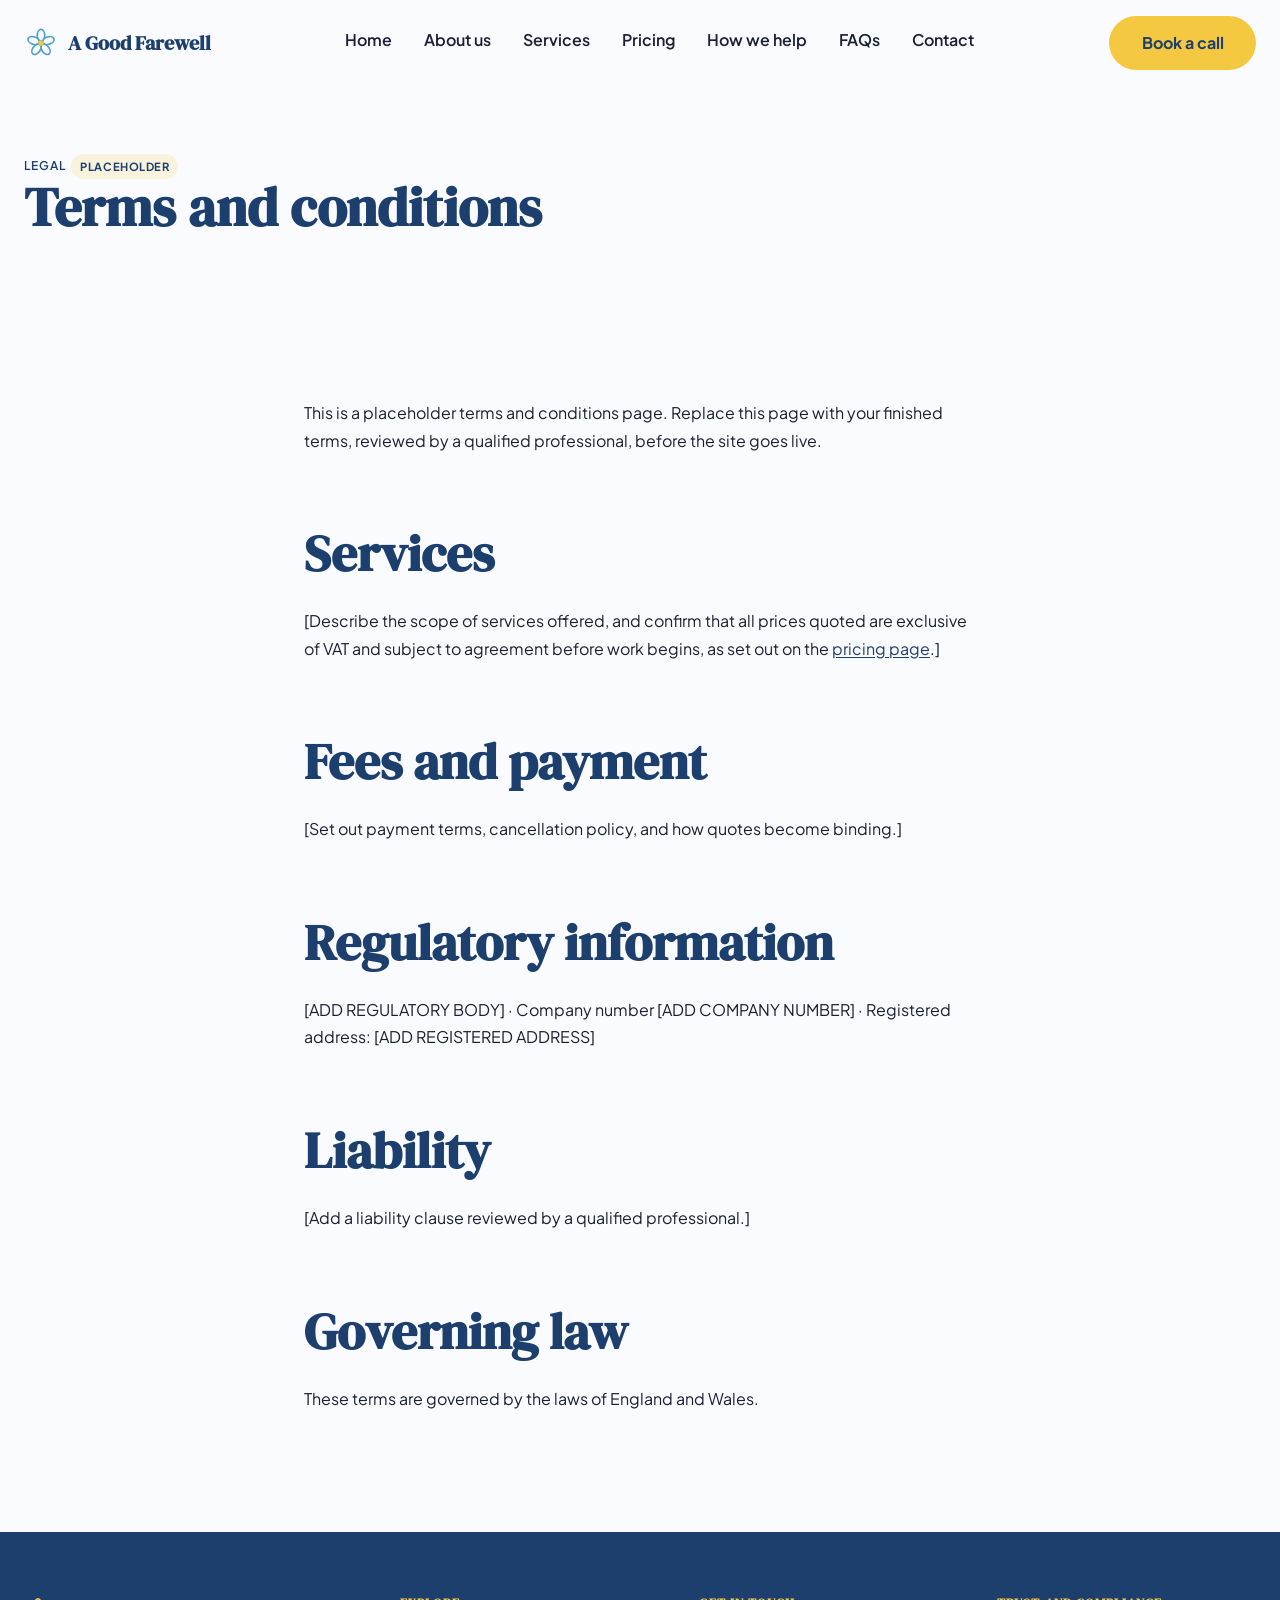
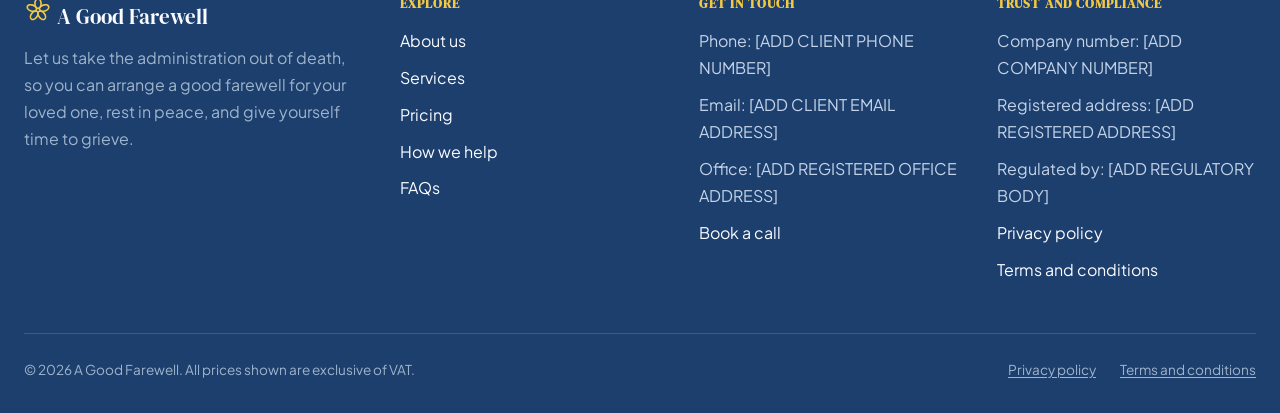
<file: terms.html>
<!DOCTYPE html>
<html lang="en-GB">
<head>
<meta charset="UTF-8">
<meta name="viewport" content="width=device-width, initial-scale=1.0">
<title>Terms and Conditions | A Good Farewell</title>
<meta name="description" content="The terms and conditions for using the A Good Farewell website and services.">
<link rel="canonical" href="https://operationsdoubled-cell.github.io/a-good-farewell/terms.html">
<meta name="robots" content="noindex">
<link rel="icon" href="favicon.svg" type="image/svg+xml">
<link rel="stylesheet" href="css/styles.css">
</head>
<body>
<a class="skip-link" href="#main">Skip to main content</a>

<header class="site-header">
  <div class="container nav-wrap">
    <a class="brand" href="index.html">
      <svg class="brand-mark" viewBox="0 0 100 100" aria-hidden="true" focusable="false">
        <g fill="none" stroke="var(--brand-blue)" stroke-width="5">
          <ellipse cx="50" cy="27" rx="11" ry="17" transform="rotate(0 50 50)"/>
          <ellipse cx="50" cy="27" rx="11" ry="17" transform="rotate(72 50 50)"/>
          <ellipse cx="50" cy="27" rx="11" ry="17" transform="rotate(144 50 50)"/>
          <ellipse cx="50" cy="27" rx="11" ry="17" transform="rotate(216 50 50)"/>
          <ellipse cx="50" cy="27" rx="11" ry="17" transform="rotate(288 50 50)"/>
        </g>
        <circle cx="50" cy="50" r="8" fill="var(--brand-yellow)"/>
      </svg>
      A Good Farewell
    </a>
    <nav class="primary-nav" aria-label="Primary">
      <a href="index.html">Home</a>
      <a href="about.html">About us</a>
      <a href="services.html">Services</a>
      <a href="pricing.html">Pricing</a>
      <a href="how-it-works.html">How we help</a>
      <a href="faq.html">FAQs</a>
      <a href="contact.html">Contact</a>
    </nav>
    <a class="btn btn-primary nav-cta" href="contact.html">Book a call</a>
    <button class="nav-toggle" type="button" aria-expanded="false" aria-controls="nav-overlay" aria-label="Open menu">
      <span class="nav-toggle-icon"></span>
      <span class="visually-hidden">Menu</span>
    </button>
  </div>
</header>

<div class="nav-overlay" id="nav-overlay" role="dialog" aria-modal="true" aria-label="Menu" inert>
  <svg class="nav-overlay-motif" viewBox="0 0 100 100" aria-hidden="true" focusable="false">
    <g fill="none" stroke="#FAFBFF" stroke-width="4">
      <ellipse cx="50" cy="27" rx="11" ry="17" transform="rotate(0 50 50)"/>
      <ellipse cx="50" cy="27" rx="11" ry="17" transform="rotate(72 50 50)"/>
      <ellipse cx="50" cy="27" rx="11" ry="17" transform="rotate(144 50 50)"/>
      <ellipse cx="50" cy="27" rx="11" ry="17" transform="rotate(216 50 50)"/>
      <ellipse cx="50" cy="27" rx="11" ry="17" transform="rotate(288 50 50)"/>
    </g>
  </svg>
  <div class="nav-overlay-top">
    <span class="brand">A Good Farewell</span>
    <button class="nav-overlay-close" type="button" aria-label="Close menu">
      <svg viewBox="0 0 24 24" width="20" height="20" fill="none" stroke="currentColor" stroke-width="2" stroke-linecap="round"><path d="M5 5l14 14M19 5L5 19"/></svg>
    </button>
  </div>
  <ul class="nav-overlay-links">
    <li><a href="index.html">Home</a></li>
    <li><a href="about.html">About us</a></li>
    <li><a href="services.html">Services</a></li>
    <li><a href="pricing.html">Pricing</a></li>
    <li><a href="how-it-works.html">How we help</a></li>
    <li><a href="faq.html">FAQs</a></li>
    <li><a href="contact.html">Contact</a></li>
  </ul>
  <div class="nav-overlay-cta">
    <a class="btn btn-primary btn-block" href="contact.html">Book a call</a>
  </div>
</div>

<main id="main">
  <section class="page-hero bg-cream">
    <div class="container">
      <span class="label">Legal<span class="badge-placeholder">Placeholder</span></span>
      <h1 class="h1-page">Terms and conditions</h1>
    </div>
  </section>

  <section class="section bg-cream">
    <div class="container text-page">
      <p>This is a placeholder terms and conditions page. Replace this page with your finished terms, reviewed by a qualified professional, before the site goes live.</p>

      <h2>Services</h2>
      <p>[Describe the scope of services offered, and confirm that all prices quoted are exclusive of VAT and subject to agreement before work begins, as set out on the <a href="pricing.html">pricing page</a>.]</p>

      <h2>Fees and payment</h2>
      <p>[Set out payment terms, cancellation policy, and how quotes become binding.]</p>

      <h2>Regulatory information</h2>
      <p>[ADD REGULATORY BODY] · Company number [ADD COMPANY NUMBER] · Registered address: [ADD REGISTERED ADDRESS]</p>

      <h2>Liability</h2>
      <p>[Add a liability clause reviewed by a qualified professional.]</p>

      <h2>Governing law</h2>
      <p>These terms are governed by the laws of England and Wales.</p>
    </div>
  </section>
</main>

<footer class="site-footer">
  <div class="container">
    <div class="footer-grid">
      <div>
        <a class="footer-brand" href="index.html">
          <svg width="28" height="28" viewBox="0 0 100 100" aria-hidden="true" focusable="false">
            <g fill="none" stroke="#F5C842" stroke-width="6">
              <ellipse cx="50" cy="27" rx="11" ry="17" transform="rotate(0 50 50)"/>
              <ellipse cx="50" cy="27" rx="11" ry="17" transform="rotate(72 50 50)"/>
              <ellipse cx="50" cy="27" rx="11" ry="17" transform="rotate(144 50 50)"/>
              <ellipse cx="50" cy="27" rx="11" ry="17" transform="rotate(216 50 50)"/>
              <ellipse cx="50" cy="27" rx="11" ry="17" transform="rotate(288 50 50)"/>
            </g>
          </svg>
          A Good Farewell
        </a>
        <p style="color:#9FB4CB; max-width:38ch;">Let us take the administration out of death, so you can arrange a good farewell for your loved one, rest in peace, and give yourself time to grieve.</p>
      </div>
      <div>
        <h3>Explore</h3>
        <ul>
          <li><a href="about.html">About us</a></li>
          <li><a href="services.html">Services</a></li>
          <li><a href="pricing.html">Pricing</a></li>
          <li><a href="how-it-works.html">How we help</a></li>
          <li><a href="faq.html">FAQs</a></li>
        </ul>
      </div>
      <div>
        <h3>Get in touch</h3>
        <ul>
          <li>Phone: [ADD CLIENT PHONE NUMBER]</li>
          <li>Email: [ADD CLIENT EMAIL ADDRESS]</li>
          <li>Office: [ADD REGISTERED OFFICE ADDRESS]</li>
          <li><a href="contact.html">Book a call</a></li>
        </ul>
      </div>
      <div>
        <h3>Trust and compliance</h3>
        <ul>
          <li>Company number: [ADD COMPANY NUMBER]</li>
          <li>Registered address: [ADD REGISTERED ADDRESS]</li>
          <li>Regulated by: [ADD REGULATORY BODY]</li>
          <li><a href="privacy.html">Privacy policy</a></li>
          <li><a href="terms.html">Terms and conditions</a></li>
        </ul>
      </div>
    </div>
    <div class="footer-legal">
      <span>© 2026 A Good Farewell. All prices shown are exclusive of VAT.</span>
      <span class="legal-links">
        <a href="privacy.html">Privacy policy</a>
        <a href="terms.html">Terms and conditions</a>
      </span>
    </div>
  </div>
</footer>

<script src="js/main.js"></script>
</body>
</html>
</file>
<file: css/styles.css>
/* ==========================================================================
   A Good Farewell — design system
   Forget-me-not palette. Warm, precise, unshy. Sections breathe into each
   other rather than stacking as hard-edged boxes.
   ========================================================================== */

@import url('https://fonts.googleapis.com/css2?family=DM+Serif+Display&family=Plus+Jakarta+Sans:wght@400;500;600;700;800&display=swap');

:root {
  color-scheme: light;

  /* Forget-me-not colour system */
  --brand-blue:        #4E9FD1;
  --brand-deep:         #1C3F6E;
  --brand-sky:          #D6ECFA;
  --brand-yellow:       #F5C842;
  --brand-yellow-deep:  #D4A017;
  --brand-leaf:         #4BAF7A;
  --brand-lavender:     #A78FC4;
  --brand-cream:        #FAFBFF;
  --brand-ink:          #1A2030;
  --brand-muted:        #7A8AA0;
  --brand-muted-text:   #556070; /* AA-compliant darkening of --brand-muted, for body-copy use */
  --brand-border:       #D3E4F0;
  --brand-red:          #C4483F;

  /* Tints for icon chips / alternating tile backgrounds */
  --tint-blue:      rgba(78, 159, 209, 0.14);
  --tint-yellow:    rgba(245, 200, 66, 0.18);
  --tint-leaf:      rgba(75, 175, 122, 0.14);
  --tint-lavender:  rgba(167, 143, 196, 0.16);

  --font-display: 'DM Serif Display', Georgia, 'Times New Roman', serif;
  --font-body: 'Plus Jakarta Sans', system-ui, -apple-system, 'Segoe UI', sans-serif;

  --space-1: 8px;
  --space-2: 16px;
  --space-3: 24px;
  --space-4: 32px;
  --space-5: 40px;
  --space-6: 48px;
  --space-8: 64px;
  --space-15: 120px;

  --radius-card: 20px;
  --radius-input: 16px;
  --radius-image: 12px;
  --radius-pill: 100px;

  --max-site: 1280px;
  --max-reading: 720px;

  --shadow-card: 0 8px 8px -4px rgba(28, 63, 110, 0.14);
  --shadow-lift: 0 8px 8px -2px rgba(28, 63, 110, 0.14);

  --section-pad: 64px;
}
@media (min-width: 1024px) {
  :root { --section-pad: 120px; }
}

/* ---- Reset ---------------------------------------------------------- */
*, *::before, *::after { box-sizing: border-box; }
html { scroll-behavior: smooth; }

body {
  margin: 0;
  background: var(--brand-cream);
  color: var(--brand-ink);
  font-family: var(--font-body);
  font-size: 1rem;
  line-height: 1.7;
  -webkit-font-smoothing: antialiased;
  overflow-x: hidden;
}

img { max-width: 100%; display: block; }
a { color: var(--brand-deep); text-decoration: underline; text-underline-offset: 2px; }
ul, ol { padding-left: 1.25em; }

h1, h2, h3 {
  font-family: var(--font-display);
  font-weight: 700;
  color: var(--brand-deep);
  margin: 0 0 0.5em;
  text-wrap: balance;
}
h1 { font-size: clamp(2.8rem, 6vw, 5.5rem); line-height: 1.05; }
h2 { font-size: clamp(2rem, 4vw, 3.2rem); line-height: 1.1; }
h3 { font-size: clamp(1.4rem, 2.5vw, 2rem); font-weight: 600; line-height: 1.2; }

p { margin: 0 0 1.1em; max-width: 65ch; }
p:last-child { margin-bottom: 0; }

.body-lg { font-size: 1.2rem; line-height: 1.75; }
.text-muted { color: var(--brand-muted-text); }
.label {
  font-size: 0.75rem;
  font-weight: 600;
  letter-spacing: 0.08em;
  text-transform: uppercase;
  color: var(--brand-deep);
}

/* Focus + accessibility */
a:focus-visible, button:focus-visible, input:focus-visible, select:focus-visible,
textarea:focus-visible, summary:focus-visible, [tabindex]:focus-visible {
  outline: 3px solid var(--brand-yellow-deep);
  outline-offset: 3px;
  border-radius: 4px;
}
.skip-link {
  position: absolute; left: -999px; top: auto;
  background: var(--brand-deep); color: var(--brand-cream);
  padding: 0.9em 1.5em; border-radius: 0 0 var(--radius-input) 0;
  z-index: 1000; font-weight: 700; text-decoration: none;
}
.skip-link:focus { left: 0; top: 0; }
.visually-hidden {
  position: absolute !important; width: 1px; height: 1px; padding: 0; margin: -1px;
  overflow: hidden; clip: rect(0,0,0,0); white-space: nowrap; border: 0;
}

/* ---- Layout ----------------------------------------------------------- */
.container { width: 100%; max-width: var(--max-site); margin-inline: auto; padding-inline: var(--space-3); }
.container-reading { width: 100%; max-width: var(--max-reading); margin-inline: auto; padding-inline: var(--space-3); }

.section { position: relative; padding-block: var(--section-pad); }
.bg-cream { background: var(--brand-cream); }
.bg-sky { background: var(--brand-sky); }
.bg-deep { background: var(--brand-deep); color: var(--brand-cream); }
.bg-deep h2, .bg-deep h3 { color: var(--brand-cream); }
.bg-deep p { color: #C4D3E8; }
.bg-deep .text-muted { color: #9FB4CB; }

.section-head { max-width: var(--max-reading); margin-bottom: var(--space-6); }
.section-head.center { margin-inline: auto; text-align: center; }

.grid { display: grid; grid-template-columns: 1fr; gap: var(--space-3); }
@media (min-width: 860px) {
  .grid-3 { grid-template-columns: repeat(3, 1fr); }
  .grid-4 { grid-template-columns: repeat(2, 1fr); }
}
@media (min-width: 1080px) { .grid-4 { grid-template-columns: repeat(4, 1fr); } }

.two-col { display: grid; grid-template-columns: 1fr; gap: var(--space-6); align-items: center; }
@media (min-width: 900px) {
  .two-col { grid-template-columns: 1fr 1fr; gap: var(--space-8); }
  .two-col.reverse > :first-child { order: 2; }
}

/* ---- Wave dividers ------------------------------------------------------
   Sections breathe into each other. Each divider's fill is set inline to
   match the section that follows it. */
.wave {
  position: absolute; left: 0; right: 0; bottom: -1px; line-height: 0;
  overflow: hidden; pointer-events: none;
}
.wave svg { display: block; width: 100%; height: 70px; }
@media (min-width: 1024px) { .wave svg { height: 110px; } }

/* ---- Buttons ------------------------------------------------------------ */
.btn {
  display: inline-flex; align-items: center; justify-content: center; gap: 0.5em;
  font-family: var(--font-body); font-weight: 700; font-size: 1rem;
  text-decoration: none; padding: 0 1.9em; height: 54px;
  border-radius: var(--radius-pill); border: 2px solid transparent;
  cursor: pointer; white-space: normal;
  transition: transform 0.15s ease, background-color 0.15s ease, border-color 0.15s ease;
}
.btn-primary { background: var(--brand-yellow); color: var(--brand-deep); }
.btn-primary:hover { background: var(--brand-yellow-deep); transform: translateY(-2px); }
.btn-ghost { background: transparent; color: var(--brand-deep); border-color: var(--brand-deep); }
.btn-ghost:hover { background: var(--brand-deep); color: var(--brand-cream); transform: translateY(-2px); }
.btn-white { background: var(--brand-cream); color: var(--brand-deep); }
.btn-white:hover { background: var(--brand-yellow); transform: translateY(-2px); }
.btn-ghost-light { background: transparent; color: var(--brand-cream); border-color: rgba(250,251,255,0.55); }
.btn-ghost-light:hover { background: rgba(250,251,255,0.12); transform: translateY(-2px); }
.btn:active { transform: translateY(0); }
.btn-block { width: 100%; }
.btn-row { display: flex; flex-wrap: wrap; gap: var(--space-2); align-items: center; }

.text-link {
  display: inline-flex; align-items: center; gap: 0.4em;
  color: var(--brand-deep); font-weight: 700; text-decoration: none;
  transition: gap 0.15s ease;
}
.text-link:hover { gap: 0.65em; }

/* ---- Site header --------------------------------------------------------- */
.site-header {
  position: sticky; top: 0; z-index: 200;
  background: transparent;
  transition: background-color 0.25s ease, box-shadow 0.25s ease;
}
.site-header.is-scrolled {
  background: rgba(250, 251, 255, 0.9);
  backdrop-filter: saturate(140%) blur(10px);
  box-shadow: 0 1px 0 var(--brand-border);
}
.nav-wrap { display: flex; align-items: center; justify-content: space-between; gap: var(--space-2); padding-block: var(--space-2); }
.brand { display: flex; align-items: center; gap: 0.6rem; font-family: var(--font-display); font-weight: 700; font-size: 1.25rem; color: var(--brand-deep); text-decoration: none; }
.brand-mark { width: 34px; height: 34px; flex-shrink: 0; }

.primary-nav { display: none; }
.nav-cta { display: none; }
@media (min-width: 960px) {
  .primary-nav {
    display: flex; align-items: center; gap: var(--space-4);
    position: static; list-style: none; margin: 0; padding: 0;
  }
  .primary-nav a {
    color: var(--brand-ink); text-decoration: none; font-weight: 600;
    padding-bottom: 4px; border-bottom: 2px solid transparent;
  }
  .primary-nav a { display: inline-block; transition: transform 0.15s ease, border-color 0.15s ease; }
  .primary-nav a:hover, .primary-nav a[aria-current="page"] { border-bottom-color: var(--brand-yellow-deep); transform: translateY(-1px); }
  .nav-cta { display: inline-flex; }
}

.nav-toggle {
  display: inline-flex; align-items: center; justify-content: center;
  width: 48px; height: 48px; border-radius: 50%;
  border: 2px solid var(--brand-border); background: var(--brand-cream); cursor: pointer;
}
@media (min-width: 960px) { .nav-toggle { display: none; } }
.nav-toggle-icon, .nav-toggle-icon::before, .nav-toggle-icon::after {
  display: block; width: 20px; height: 2px; background: var(--brand-deep); border-radius: 2px;
}
.nav-toggle-icon { position: relative; }
.nav-toggle-icon::before, .nav-toggle-icon::after { content: ""; position: absolute; left: 0; }
.nav-toggle-icon::before { top: -6px; }
.nav-toggle-icon::after { top: 6px; }

/* Full-screen mobile overlay menu */
.nav-overlay {
  position: fixed; inset: 0; z-index: 500;
  background: var(--brand-deep);
  transform: translateX(100%);
  transition: transform 0.35s cubic-bezier(.4,0,.2,1);
  display: flex; flex-direction: column;
  overflow: hidden;
}
.nav-overlay.is-open { transform: translateX(0); }
.nav-overlay-motif {
  position: absolute; bottom: -60px; right: -60px; width: 320px; height: 320px;
  opacity: 0.15; pointer-events: none;
}
.nav-overlay-top { display: flex; align-items: center; justify-content: space-between; padding: var(--space-2) var(--space-3); }
.nav-overlay-top .brand { color: var(--brand-cream); }
.nav-overlay-close {
  width: 48px; height: 48px; border-radius: 50%; border: 2px solid rgba(250,251,255,0.35);
  background: transparent; color: var(--brand-cream); cursor: pointer;
  display: inline-flex; align-items: center; justify-content: center;
}
.nav-overlay-links {
  list-style: none; margin: 0; padding: var(--space-4) var(--space-4);
  display: flex; flex-direction: column; gap: var(--space-2);
  position: relative; z-index: 1;
}
.nav-overlay-links a {
  color: var(--brand-cream); text-decoration: none; font-family: var(--font-display);
  font-size: 2rem; font-weight: 700;
}
.nav-overlay-links a[aria-current="page"] { color: var(--brand-yellow); }
.nav-overlay-cta { padding: 0 var(--space-4) var(--space-4); position: relative; z-index: 1; }
body.nav-open { overflow: hidden; }

/* ---- Hero ---------------------------------------------------------------- */
.hero { position: relative; padding-block: var(--space-8) var(--space-15); overflow: hidden; }
.hero-grid { display: grid; grid-template-columns: 1fr; gap: var(--space-6); align-items: center; }
@media (min-width: 960px) { .hero-grid { grid-template-columns: 1.2fr 1fr; gap: var(--space-8); } }
.hero h1 { margin-bottom: 0.4em; }
.hero .support-line { font-size: 1.125rem; color: var(--brand-muted-text); max-width: 46ch; margin-bottom: var(--space-4); }
.hero-photo { border-radius: var(--radius-image); overflow: hidden; aspect-ratio: 4/4.6; }
.hero-photo img { width: 100%; height: 100%; object-fit: cover; }
.photo { border-radius: var(--radius-image); overflow: hidden; }
.photo img { width: 100%; height: 100%; object-fit: cover; }

/* ---- Trust bar ------------------------------------------------------------ */
.trust-bar { border-top: 1px solid var(--brand-border); padding-top: var(--space-3); margin-top: var(--space-6); }
.trust-list {
  list-style: none; margin: 0; padding: 0; display: flex; flex-wrap: wrap;
  gap: var(--space-2) var(--space-5); color: var(--brand-muted-text); font-size: 0.9rem; font-weight: 600;
}

/* ---- Cards / tiles --------------------------------------------------------- */
.card {
  background: var(--brand-cream);
  border-radius: var(--radius-card);
  padding: var(--space-4);
  height: 100%;
  text-align: left;
  box-shadow: var(--shadow-card);
}
.card h3 { margin-bottom: 0.45em; }
.card p:last-of-type { margin-bottom: var(--space-2); }

.icon-chip {
  width: 40px; height: 40px; min-width: 40px;
  border-radius: 50%; display: inline-flex; align-items: center; justify-content: center;
  margin-bottom: var(--space-2);
}
.icon-chip svg { width: 22px; height: 22px; }
.icon-chip.chip-blue { background: var(--tint-blue); color: var(--brand-blue); }
.icon-chip.chip-yellow { background: var(--tint-yellow); color: var(--brand-yellow-deep); }
.icon-chip.chip-leaf { background: var(--tint-leaf); color: var(--brand-leaf); }
.icon-chip.chip-lavender { background: var(--tint-lavender); color: var(--brand-lavender); }
.icon-chip.on-dark { background: rgba(245, 200, 66, 0.22); color: var(--brand-yellow); }

.card-feature {
  grid-column: 1 / -1;
  display: grid; gap: var(--space-4);
  padding: var(--space-5);
}
@media (min-width: 780px) { .card-feature { grid-template-columns: 1.1fr 0.9fr; align-items: center; } }
.card-feature h3 { font-size: clamp(1.6rem, 3vw, 2.2rem); }

/* ---- Numbered steps -------------------------------------------------------- */
.steps { list-style: none; margin: 0; padding: 0; display: grid; grid-template-columns: 1fr; gap: var(--space-3); counter-reset: step; }
@media (min-width: 860px) { .steps { grid-template-columns: repeat(var(--step-count, 4), 1fr); } }
.step { background: var(--brand-cream); border-radius: var(--radius-card); padding: var(--space-4); }
.step-number {
  counter-increment: step;
  display: inline-flex; align-items: center; justify-content: center;
  width: 44px; height: 44px; border-radius: 50%;
  background: var(--brand-deep); color: var(--brand-yellow);
  font-family: var(--font-display); font-size: 1.2rem; margin-bottom: var(--space-2);
}
.step-number::before { content: counter(step); }

/* ---- Accordion (FAQ) --------------------------------------------------------- */
.accordion { display: flex; flex-direction: column; gap: var(--space-2); }
.accordion-item { background: var(--brand-sky); border-radius: var(--radius-card); overflow: hidden; transition: background-color 0.15s ease, transform 0.15s ease; }
.accordion-item:has(.accordion-trigger:hover) { background: var(--tint-lavender); transform: translateX(3px); }
.accordion-trigger {
  width: 100%; display: flex; align-items: center; justify-content: space-between; gap: var(--space-2);
  text-align: left; background: none; border: 0; padding: var(--space-3) var(--space-4);
  font-family: var(--font-display); font-size: 1.15rem; color: var(--brand-deep); cursor: pointer;
}
.accordion-trigger .plus {
  flex-shrink: 0; width: 32px; height: 32px; border-radius: 50%;
  background: var(--tint-blue); color: var(--brand-blue);
  display: inline-flex; align-items: center; justify-content: center; position: relative;
}
.accordion-trigger .plus::before, .accordion-trigger .plus::after { content: ""; position: absolute; background: currentColor; }
.accordion-trigger .plus::before { width: 12px; height: 2px; }
.accordion-trigger .plus::after { width: 2px; height: 12px; transition: transform 0.2s ease; }
.accordion-trigger[aria-expanded="true"] .plus::after { transform: rotate(90deg) scaleY(0); }
.accordion-panel { max-height: 0; overflow: hidden; transition: max-height 0.28s ease; }
.accordion-panel-inner { padding: 0 var(--space-4) var(--space-3); color: var(--brand-muted-text); }

/* ---- Pricing --------------------------------------------------------------- */
.pricing-note { background: var(--brand-sky); border-radius: var(--radius-input); padding: var(--space-2) var(--space-3); font-weight: 600; color: var(--brand-deep); }
.price-card { background: var(--brand-cream); border-radius: var(--radius-card); padding: var(--space-4); box-shadow: var(--shadow-card); }
.price-card h3 { margin-bottom: 0.2em; }
.price-tag { font-family: var(--font-display); font-size: 1.6rem; color: var(--brand-deep); margin: 0.3em 0 0.6em; }
.price-tag .tbc { color: var(--brand-deep); font-size: 1.05rem; }

.table-scroll { overflow-x: auto; border-radius: var(--radius-card); }
.price-table { width: 100%; border-collapse: collapse; background: var(--brand-cream); min-width: 560px; }
.price-table th, .price-table td { text-align: left; padding: var(--space-2) var(--space-3); vertical-align: top; }
.price-table thead th { background: var(--brand-sky); font-family: var(--font-display); font-weight: 400; color: var(--brand-deep); }
.price-table tbody tr:nth-child(even) { background: var(--brand-sky); }
.price-table td.price { white-space: nowrap; font-weight: 700; color: var(--brand-deep); }
.price-table .fine { display: block; font-weight: 500; color: var(--brand-muted-text); font-size: 0.85rem; }

/* ---- CTA patterns ------------------------------------------------------------ */
.cta-1 { background: var(--brand-yellow); border-radius: var(--radius-card); padding: clamp(var(--space-5), 6vw, var(--space-8)); text-align: center; }
.cta-1 h2 { color: var(--brand-deep); }
.cta-1 p { color: rgba(28,63,110,0.8); max-width: 55ch; margin-inline: auto; }

.cta-2 { background: var(--brand-deep); border-radius: var(--radius-card); padding: clamp(var(--space-5), 6vw, var(--space-8)); }
.cta-2-grid { display: grid; grid-template-columns: 1fr; gap: var(--space-5); }
@media (min-width: 860px) { .cta-2-grid { grid-template-columns: 1.1fr 0.9fr; align-items: center; } }
.cta-2 h2 { color: var(--brand-cream); }
.cta-2 p { color: #C4D3E8; }
.cta-2-panel { background: rgba(250,251,255,0.08); border-radius: var(--radius-input); padding: var(--space-4); }
.cta-2-panel blockquote { margin: 0 0 0.8em; font-family: var(--font-display); font-size: 1.3rem; color: var(--brand-cream); }
.cta-2-panel cite { font-style: normal; color: var(--brand-yellow); font-weight: 700; font-size: 0.9rem; }

.cta-3 { display: flex; flex-wrap: wrap; align-items: center; gap: var(--space-3) var(--space-5); border-top: 2px solid var(--brand-border); padding-top: var(--space-4); }
.cta-3 p { font-size: 1.15rem; color: var(--brand-deep); margin: 0; }

/* ---- Team ------------------------------------------------------------------------ */
.team-card { padding: var(--space-4); }
.team-photo { width: 96px; height: 96px; border-radius: 50%; overflow: hidden; margin-bottom: var(--space-2); }
.team-photo img { width: 100%; height: 100%; object-fit: cover; }
.team-card .role { display: block; color: var(--brand-deep); font-weight: 700; font-size: 0.85rem; margin-bottom: 0.6em; }

/* ---- Forms ------------------------------------------------------------------------ */
.form-grid { display: grid; grid-template-columns: 1fr; gap: var(--space-3); }
@media (min-width: 640px) { .form-row-2 { grid-template-columns: 1fr 1fr; display: grid; gap: var(--space-3); } }
.field label { display: block; font-weight: 700; margin-bottom: 0.5em; font-size: 0.95rem; color: var(--brand-deep); }
.field .opt { color: var(--brand-muted-text); font-weight: 500; }
.field input, .field select, .field textarea {
  width: 100%; font: inherit; height: 54px; padding: 0 1em;
  border-radius: var(--radius-input); border: 2px solid var(--brand-border);
  background: var(--brand-cream); color: var(--brand-ink);
}
.field textarea { height: auto; min-height: 140px; padding: 0.9em 1em; resize: vertical; }
.field input:focus, .field select:focus, .field textarea:focus { border-color: var(--brand-deep); outline: none; }
.field input::placeholder, .field textarea::placeholder { color: var(--brand-muted-text); }
.field.has-error input, .field.has-error select, .field.has-error textarea,
.field input[aria-invalid="true"], .field select[aria-invalid="true"], .field textarea[aria-invalid="true"] { border-color: var(--brand-red); }
.field-error { display: none; color: var(--brand-red); font-size: 0.85rem; font-weight: 600; margin-top: 0.4em; }
.field.has-error .field-error { display: block; }
.form-note { font-size: 0.92rem; color: var(--brand-muted-text); }
.form-success {
  display: none; align-items: center; gap: 0.6em;
  background: var(--tint-leaf); color: var(--brand-deep);
  border-radius: var(--radius-input); padding: var(--space-2) var(--space-3);
  margin-top: var(--space-3); font-weight: 700;
}
.form-success.is-visible { display: flex; }

/* ---- Footer ------------------------------------------------------------------------- */
.site-footer { background: var(--brand-deep); color: #C4D3E8; padding-block: var(--space-8) var(--space-4); position: relative; }
.site-footer a { color: var(--brand-cream); display: inline-block; transition: color 0.15s ease, transform 0.15s ease; }
.site-footer a:hover { color: var(--brand-yellow); transform: translateX(3px); }
.footer-grid { display: grid; grid-template-columns: 1fr; gap: var(--space-5); margin-bottom: var(--space-5); }
@media (min-width: 780px) { .footer-grid { grid-template-columns: 1.3fr 1fr 1fr 1fr; } }
.footer-brand { font-family: var(--font-display); font-size: 1.3rem; color: var(--brand-cream); margin-bottom: 0.6rem; display: inline-flex; align-items: center; gap: 0.6rem; text-decoration: none; }
.footer-grid h3 { color: var(--brand-yellow); font-size: 0.8rem; text-transform: uppercase; letter-spacing: 0.08em; margin-bottom: var(--space-2); font-weight: 700; }
.footer-grid ul { list-style: none; padding: 0; margin: 0; }
.footer-grid li { margin-bottom: 0.6em; }
.footer-grid a { text-decoration: none; }
.footer-legal {
  border-top: 1px solid rgba(196, 211, 232, 0.2); padding-top: var(--space-3);
  display: flex; flex-wrap: wrap; gap: 0.75rem var(--space-4); justify-content: space-between; align-items: center;
  font-size: 0.85rem; color: #9FB4CB;
}
.footer-legal .legal-links { display: flex; gap: var(--space-3); flex-wrap: wrap; }
.footer-legal a { color: #9FB4CB; text-decoration: underline; display: inline-block; transition: color 0.15s ease, transform 0.15s ease; }
.footer-legal a:hover { color: var(--brand-yellow); transform: translateX(3px); }

/* ---- Misc page bits ------------------------------------------------------------------- */
.page-hero { padding-block: clamp(var(--space-6), 6vw, var(--space-8)) var(--space-2); }

.category-block + .category-block { margin-top: var(--space-8); }
.category-block h3 { display: flex; align-items: center; gap: var(--space-2); }
.category-block .icon-chip { margin: 0; }
.service-list { list-style: none; margin: var(--space-2) 0 0; padding: 0; display: grid; grid-template-columns: 1fr; gap: 0.7rem; }
@media (min-width: 780px) { .service-list { grid-template-columns: 1fr 1fr; gap: 0.7rem 2rem; } }
.service-list li { padding-left: 1.6em; position: relative; color: var(--brand-ink); }
.service-list li::before { content: ""; position: absolute; left: 0; top: 0.6em; width: 8px; height: 8px; border-radius: 50%; background: var(--brand-yellow-deep); }

.contact-details { list-style: none; margin: 0; padding: 0; }
.contact-details li { display: flex; gap: var(--space-2); padding: var(--space-2) 0; border-bottom: 1px solid var(--brand-border); }
.contact-details li:last-child { border-bottom: none; }
.contact-details .icon-chip { margin: 0; }
.contact-details strong { display: block; color: var(--brand-deep); }

.reassurance-box { background: var(--brand-sky); border-radius: var(--radius-input); padding: var(--space-3); font-size: 0.95rem; color: var(--brand-deep); margin-top: var(--space-3); }

.text-page { max-width: var(--max-reading); }
.text-page h2 { margin-top: 1.4em; }

.badge-placeholder {
  display: inline-block; font-size: 0.7rem; font-weight: 700; letter-spacing: 0.05em; text-transform: uppercase;
  color: var(--brand-deep); background: var(--tint-yellow); border-radius: var(--radius-pill);
  padding: 0.25em 0.8em; margin-left: 0.5em; vertical-align: middle;
}

/* ---- Secondary type-scale tier ---------------------------------------------
   The homepage hero uses the full h1/h2 ramp. Every interior page repeated
   the same inline clamp() on its own hero heading and card sub-headings —
   named here once instead, as an intentional second tier rather than eight
   copies of an inline override. */
.h1-page { font-size: clamp(2.2rem, 4.5vw, 3.4rem); }
.h2-card { font-size: 1.5rem; margin-bottom: 0.4em; }

/* ---- Reduced motion ---------------------------------------------------------
   Respect the OS-level setting: no slide, no lift, no smooth-scroll. Content
   still functions identically, it just stops moving. */
@media (prefers-reduced-motion: reduce) {
  html { scroll-behavior: auto; }
  *, *::before, *::after {
    animation-duration: 0.01ms !important;
    animation-iteration-count: 1 !important;
    transition-duration: 0.01ms !important;
    scroll-behavior: auto !important;
  }
  .nav-overlay { transition: none; }
}

/* ---- Tint modifiers ---------------------------------------------------------
   Kept at the end of the sheet, deliberately: these are modifier classes
   layered onto .card, .price-card, .team-card and .step, all of which set
   their own background earlier in this file at equal specificity. A modifier
   only reliably wins a same-specificity tie by coming later in the cascade,
   so it stays down here rather than beside the components it modifies.
   Generalised (not scoped to .card) so any of those components can take one,
   and so an alternating pair never lands on the exact colour of the section
   behind it. */
.tint-sky { background: var(--brand-sky); }
.tint-lavender { background: var(--tint-lavender); }
.tint-deep { background: var(--brand-deep); color: var(--brand-cream); }
.tint-deep h3 { color: var(--brand-cream); }
.tint-deep p { color: #C4D3E8; }
</file>
